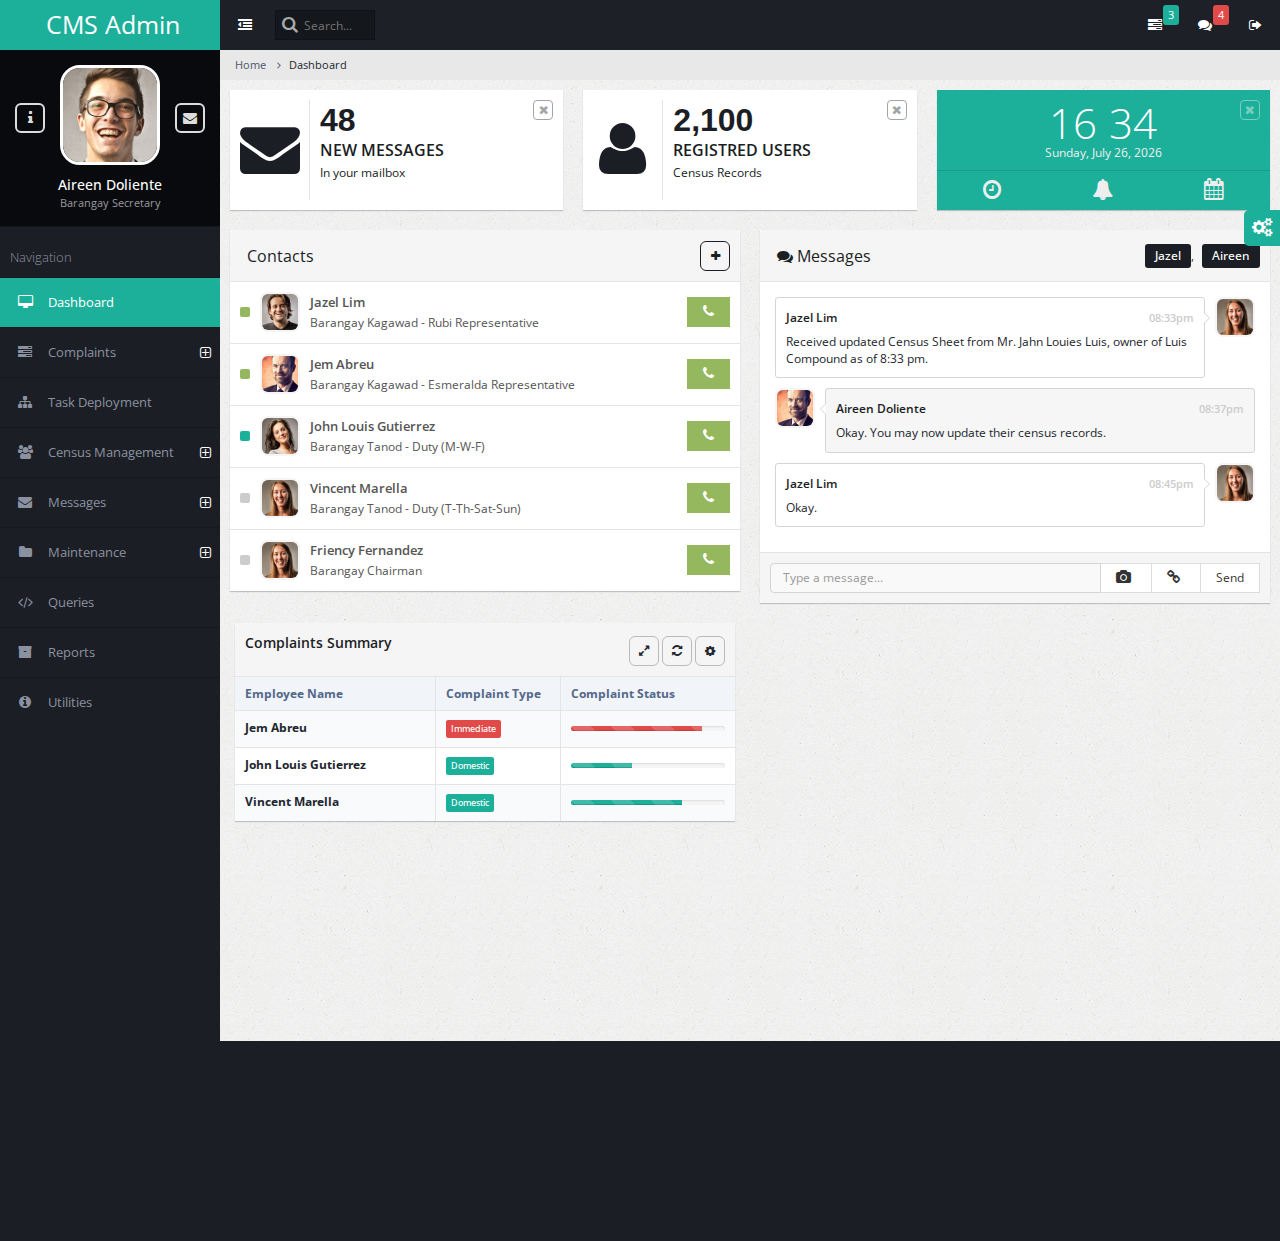
<file: iucsgroceryprocurementsystem/index.html>
<!DOCTYPE html>
<html lang="en">
    <head>        
        <!-- META SECTION -->
        <title>Complaints Management System - CMS</title>            
        <meta http-equiv="Content-Type" content="text/html; charset=utf-8" />
        <meta http-equiv="X-UA-Compatible" content="IE=edge" />
        <meta name="viewport" content="width=device-width, initial-scale=1" />
        <!--ICON-->
        <link rel="icon" href="favicon.ico" type="image/x-icon" />
        <!-- END META SECTION -->
        
        <!-- CSS INCLUDE -->        
        <link rel="stylesheet" type="text/css" id="theme" href="css/theme-default.css"/>
        <!-- EOF CSS INCLUDE -->                                    
    </head>
    <body>
        <!-- START PAGE CONTAINER -->
        <div class="page-container">
            <!-- START PAGE SIDEBAR -->
            <div class="page-sidebar">
                <!-- START X-NAVIGATION -->
                <ul class="x-navigation">
                    <li class="xn-logo">
                        <!--SIDE NAV DETAILS-->
                        <a href="index.html">CMS Admin</a>
                        <a href="#" class="x-navigation-control"></a>
                    </li>
                    <!--USER PROFILE DETAILS (compressed version)-->
                    <li class="xn-profile">
                        <a href="#" class="profile-mini">
                            <img src="assets/images/users/avatar.jpg" alt="John Doe"/>
                        </a>
                        <!--USER PROFILE DETAILS (full version)-->
                        <div class="profile">
                            <div class="profile-image">
                                <img src="assets/images/users/avatar.jpg" alt="John Doe"/>
                            </div>
                            <!--NAME OF CURRENT USER LOGGED IN-->
                            <div class="profile-data">
                                <div class="profile-data-name">Aireen Doliente</div>
                                <div class="profile-data-title">Barangay Secretary</div>
                            </div>
                            <!--SIDE NAV CONTROLS-->
                            <div class="profile-controls">
                                <!--USER INFO-->
                                <a href="pages-profile.html" class="profile-control-left"><span class="fa fa-info"></span></a>
                                <!--USER MESSAGES-->
                                <a href="pages-messages.html" class="profile-control-right"><span class="fa fa-envelope"></span></a>
                            </div>
                        </div>                                                                        
                    </li>
                    <!--SIDE NAV-->
                    <li class="xn-title">Navigation</li>
                    <li class="active">
                        <a href="#"><span class="fa fa-desktop"></span> <span class="xn-text">Dashboard</span></a>
                    </li>                    
                    <li class="xn-openable">
                        <a href="#"><span class="fa fa-tasks"></span> <span class="xn-text">Complaints</span></a>
                        <ul>
                            <li><a href="cms-heatmaps.html"><span class="fa fa-map-marker"></span> Heatmaps</a></li>
                            <li><a href="cms-newcomplaint.html"><span class="fa fa-file"></span> New Complaints</a></li>
                            <li><a href="cms-mycomplaint.html"><span class="fa fa-folder-open"></span> My Complaints</a></li>
                        </ul>
                    </li>
                        <li><a href="blank.html"><span class="fa fa-sitemap"></span> <span class="xn-text">Task Deployment</span></a></li>
                    <li class="xn-openable">
                        <a href="#"><span class="fa fa-group"></span> <span class="xn-text">Census Management</span></a>
                        <ul>
                            <li><a href="#"><span class="fa fa-search"></span> Search Census</a></li>
                            <li><a href="#"><span class="fa fa-pencil-square-o"></span> Add Census Record</a></li>
                            <li><a href="#"><span class="fa fa-pencil"></span> Edit Census Record</a></li>
                        </ul>
                    </li>
                    <li class="xn-openable">
                        <a href="#"><span class="fa fa-envelope"></span> <span class="xn-text">Messages</a>
                        <ul>
                            <li><a href="pages-mailbox-inbox.html"><span class="fa fa-inbox"></span> Inbox</a></li>
                            <li><a href="pages-mailbox-compose.html"><span class="fa fa-pencil"></span> Compose</a></li>
                        </ul>
                    </li>
                    <li class="xn-openable">
                        <a href="#"><span class="fa fa-folder"></span> <span class="xn-text">Maintenance</a>
                        <ul>
                            <li><a href="#"><span class="fa fa-user"></span> User</a></li>
                            <li><a href="#"><span class="fa fa-location-arrow"></span> Location</a></li>
                            <li><a href="#"><span class="fa fa-male"></span> Position</a></li>
                            <li><a href="#"><span class="fa fa-gears"></span> Service</a></li>
                            <li><a href="#"><span class="fa fa-briefcase"></span> Complaints</a></li>
                            <li><a href="#"><span class="fa fa-wrench"></span> Job</a></li>
                        </ul>
                    </li>
                    <li><a href="#"><span class="fa fa-code"></span> <span class="xn-text">Queries</span></a></li>
                    <li><a href="#"><span class="fa fa-archive"></span> <span class="xn-text">Reports</span></a></li>
                    <li><a href="#"><span class="fa fa-info-circle"></span> <span class="xn-text">Utilities</span></a></li>
                <!-- END X-NAVIGATION -->
            </div>
            <!-- END PAGE SIDEBAR -->
            
            <!-- PAGE CONTENT -->
            <div class="page-content">
                <!-- START X-NAVIGATION VERTICAL (compressed version) and TOP NAV-->
                <ul class="x-navigation x-navigation-horizontal x-navigation-panel">
                    <!-- TOGGLE NAVIGATION (compressed version) TOP NAV-->
                    <li class="xn-icon-button">
                        <a href="#" class="x-navigation-minimize"><span class="fa fa-dedent"></span></a>
                    </li>
                    <!-- END TOGGLE NAVIGATION -->
                    <!-- SEARCH (TOP NAV)-->
                    <li class="xn-search">
                        <form role="form">
                            <input type="text" name="search" placeholder="Search..."/>
                        </form>
                    </li>   
                    <!-- END SEARCH -->
                    <!-- SIGN OUT (TOP NAV)-->
                    <li class="xn-icon-button pull-right">
                        <a href="#" class="mb-control" data-box="#mb-signout"><span class="fa fa-sign-out"></span></a>                        
                    </li> 
                    <!-- END SIGN OUT -->
                    <!-- MESSAGES (TOP NAV)-->
                    <li class="xn-icon-button pull-right">
                        <a href="#"><span class="fa fa-comments"></span></a>
                        <div class="informer informer-danger">4</div>
                        <div class="panel panel-primary animated zoomIn xn-drop-left xn-panel-dragging">
                            <div class="panel-heading">
                                <h3 class="panel-title"><span class="fa fa-comments"></span> Messages</h3> 

                                <!--NO. OF MESSAGES-->                               
                                <div class="pull-right">
                                    <span class="label label-danger">4 new</span>
                                </div>
                            </div>
                            <div class="panel-body list-group list-group-contacts scroll" style="height: 200px;">
                                <a href="#" class="list-group-item">
                                    <div class="list-group-status status-online"></div>
                                    <img src="assets/images/users/user2.jpg" class="pull-left" alt="John Doe"/>
                                    <span class="contacts-title">John Louis Gutierrez</span>
                                    <p>Task Update of...</p>
                                </a>
                                <a href="#" class="list-group-item">
                                    <div class="list-group-status status-away"></div>
                                    <img src="assets/images/users/user.jpg" class="pull-left" alt="Dmitry Ivaniuk"/>
                                    <span class="contacts-title">Vincent Marella</span>
                                    <p>Blotter received from...</p>
                                </a>
                                <a href="#" class="list-group-item">
                                    <div class="list-group-status status-away"></div>
                                    <img src="assets/images/users/user3.jpg" class="pull-left" alt="Nadia Ali"/>
                                    <span class="contacts-title">Jazel Lim</span>
                                    <p>Received Census Sheet from...</p>
                                </a>
                                <a href="#" class="list-group-item">
                                    <div class="list-group-status status-offline"></div>
                                    <img src="assets/images/users/user6.jpg" class="pull-left" alt="Darth Vader"/>
                                    <span class="contacts-title">Jem Abreu</span>
                                    <p>Blotter update of...</p>
                                </a>
                            </div>     
                            <div class="panel-footer text-center">
                                <a href="pages-messages.html">Show all messages</a>
                            </div>                            
                        </div>                        
                    </li>
                    <!-- END MESSAGES -->

                    <!-- TASKS -->
                    <li class="xn-icon-button pull-right">
                        <a href="#"><span class="fa fa-tasks"></span></a>
                        <div class="informer informer-warning">3</div>
                        <div class="panel panel-primary animated zoomIn xn-drop-left xn-panel-dragging">
                            <div class="panel-heading">
                                <h3 class="panel-title"><span class="fa fa-tasks"></span> Tasks</h3> 

                                <!--NO. OF ACTIVE TASKS-->                               
                                <div class="pull-right">
                                    <span class="label label-warning">3 active</span>
                                </div>
                            </div>

                            <!--TASKS-->
                            <div class="panel-body list-group scroll" style="height: 200px;">                                
                                <a class="list-group-item" href="#">
                                    <strong>Task 1</strong>
                                    <div class="progress progress-small progress-striped active">
                                        <div class="progress-bar progress-bar-danger" role="progressbar" aria-valuenow="50" aria-valuemin="0" aria-valuemax="100" style="width: 50%;">50%</div>
                                    </div>
                                    <small class="text-muted">John Doe, 25 Sep 2014 / 50%</small>
                                </a>
                                <a class="list-group-item" href="#">
                                    <strong>Task 2</strong>
                                    <div class="progress progress-small progress-striped active">
                                        <div class="progress-bar progress-bar-warning" role="progressbar" aria-valuenow="80" aria-valuemin="0" aria-valuemax="100" style="width: 80%;">80%</div>
                                    </div>
                                    <small class="text-muted">Dmitry Ivaniuk, 24 Sep 2014 / 80%</small>
                                </a>
                                <a class="list-group-item" href="#">
                                    <strong>Task 3</strong>
                                    <div class="progress progress-small progress-striped active">
                                        <div class="progress-bar progress-bar-success" role="progressbar" aria-valuenow="95" aria-valuemin="0" aria-valuemax="100" style="width: 95%;">95%</div>
                                    </div>
                                    <small class="text-muted">John Doe, 23 Sep 2014 / 95%</small>
                                </a>
                                <a class="list-group-item" href="#">
                                    <strong>Task 4</strong>
                                    <div class="progress progress-small">
                                        <div class="progress-bar" role="progressbar" aria-valuenow="100" aria-valuemin="0" aria-valuemax="100" style="width: 100%;">100%</div>
                                    </div>
                                    <small class="text-muted">John Doe, 21 Sep 2014 /</small><small class="text-success"> Done</small>
                                </a>                                
                            </div>     
                            <div class="panel-footer text-center">
                                <a href="pages-tasks.html">Show all tasks</a>
                            </div>                            
                        </div>                        
                    </li>
                    <!-- END TASKS -->
                </ul>
                <!-- END X-NAVIGATION VERTICAL -->                     

                <!--BREADCRUMB - HISTORY OF VISITED PAGES-->
                <!-- START BREADCRUMB -->
                <ul class="breadcrumb">
                    <li><a href="#">Home</a></li>                    
                    <li class="active">Dashboard</li>
                </ul>
                <!-- END BREADCRUMB -->                       
                
                <!-- PAGE CONTENT WRAPPER - DASHBORAD CONTENTS-->
                <div class="page-content-wrap">
                    <!-- START WIDGETS -->                    
                    <div class="row">
                        <div class="col-md-4">
                            
                            <!-- START WIDGET MESSAGES -->
                            <div class="widget widget-default widget-item-icon" onclick="location.href='pages-messages.html';">
                                <div class="widget-item-left">
                                    <span class="fa fa-envelope"></span>
                                </div>                             
                                <div class="widget-data">
                                    <div class="widget-int num-count">48</div>
                                    <div class="widget-title">New messages</div>
                                    <div class="widget-subtitle">In your mailbox</div>
                                </div>      
                                <div class="widget-controls">                                
                                    <a href="#" class="widget-control-right widget-remove" data-toggle="tooltip" data-placement="top" title="Remove Widget"><span class="fa fa-times"></span></a>
                                </div>
                            </div>                            
                            <!-- END WIDGET MESSAGES -->    
                        </div>

                        <div class="col-md-4">
                            <!-- START WIDGET REGISTRED -->
                            <div class="widget widget-default widget-item-icon" onclick="location.href='pages-address-book.html';">
                                <div class="widget-item-left">
                                    <span class="fa fa-user"></span>
                                </div>
                                <div class="widget-data">
                                    <div class="widget-int num-count">2,100</div>
                                    <div class="widget-title">Registred users</div>
                                    <div class="widget-subtitle">Census Records</div>
                                </div>
                                <div class="widget-controls">                                
                                    <a href="#" class="widget-control-right widget-remove" data-toggle="tooltip" data-placement="top" title="Remove Widget"><span class="fa fa-times"></span></a>
                                </div>                            
                            </div>                            
                            <!-- END WIDGET REGISTRED -->
                            
                        </div>

                        <div class="col-md-4">
                            
                            <!-- START WIDGET CLOCK -->
                            <div class="widget widget-info widget-padding-sm">
                                <div class="widget-big-int plugin-clock">00:00</div>                            
                                <div class="widget-subtitle plugin-date">Loading...</div>
                                <div class="widget-controls">                                
                                    <a href="#" class="widget-control-right widget-remove" data-toggle="tooltip" data-placement="left" title="Remove Widget"><span class="fa fa-times"></span></a>
                                </div>                            
                                <div class="widget-buttons widget-c3">
                                    <div class="col">
                                        <a href="#"><span class="fa fa-clock-o"></span></a>
                                    </div>
                                    <div class="col">
                                        <a href="#"><span class="fa fa-bell"></span></a>
                                    </div>
                                    <div class="col">
                                        <a href="#"><span class="fa fa-calendar"></span></a>
                                    </div>
                                </div>                            
                            </div>                        
                            <!-- END WIDGET CLOCK -->
                            
                        </div>
                    </div>
                    <!-- END WIDGETS -->                    
                    
                    <div class="row">
						<div class="col-md-6">
                         <div class="panel panel-default">
                                <div class="panel-heading">
                                    <h3 class="panel-title">Contacts</h3>         
                                    <ul class="panel-controls">
                                        <li><a href="#" class="control-primary"><span class="fa fa-plus"></span></a></li>
                                    </ul>
                                </div>
                                <div class="panel-body list-group list-group-contacts">                                
                                    <a href="#" class="list-group-item">                                 
                                        <div class="list-group-status status-online"></div>
                                        <img src="assets/images/users/user4.jpg" class="pull-left" alt="Brad Pitt"/>
                                        <span class="contacts-title">Jazel Lim</span>
                                        <p>Barangay Kagawad - Rubi Representative</p>                                                                        
                                        <div class="list-group-controls">
                                            <button class="btn btn-success"><span class="fa fa-phone"></span></button>
                                        </div>                                    
                                    </a>
                                    <a href="#" class="list-group-item">                                 
                                        <div class="list-group-status status-online"></div>
                                        <img src="assets/images/users/user.jpg" class="pull-left" alt="Dmitry Ivaniuk"/>
                                        <span class="contacts-title">Jem Abreu</span>
                                        <p>Barangay Kagawad - Esmeralda Representative</p>                                                                        
                                        <div class="list-group-controls">
                                            <button class="btn btn-success"><span class="fa fa-phone"></span></button>
                                        </div>                                    
                                    </a>                                
                                    <a href="#" class="list-group-item">                                    
                                        <div class="list-group-status status-away"></div>
                                        <img src="assets/images/users/user3.jpg" class="pull-left" alt="Nadia Ali"/>
                                        <span class="contacts-title">John Louis Gutierrez</span>
                                        <p>Barangay Tanod - Duty (M-W-F)</p>                                    
                                        <div class="list-group-controls">
                                            <button class="btn btn-success"><span class="fa fa-phone"></span></button>
                                        </div>                                    
                                    </a>                                                                
                                    <a href="#" class="list-group-item">         
                                        <div class="list-group-status status-offline"></div>
                                        <img src="assets/images/users/user2.jpg" class="pull-left" alt="John Doe"/>
                                        <span class="contacts-title">Vincent Marella</span>
                                        <p>Barangay Tanod - Duty (T-Th-Sat-Sun)</p>                     
                                        <div class="list-group-controls">
                                            <button class="btn btn-success"><span class="fa fa-phone"></span></button>
                                        </div>                                    
                                    </a>
                                    <a href="#" class="list-group-item">         
                                        <div class="list-group-status status-offline"></div>
                                        <img src="assets/images/users/user2.jpg" class="pull-left" alt="John Doe"/>
                                        <span class="contacts-title">Friency Fernandez</span>
                                        <p>Barangay Chairman</p>                     
                                        <div class="list-group-controls">
                                            <button class="btn btn-success"><span class="fa fa-phone"></span></button>
                                        </div>                                    
                                    </a>                                       
                                </div>
                            </div>
                        </div>

                    <!-- MESSAGES WIDGET -->
                        <div class="col-md-6">
                            <div class="panel panel-default">
                                <div class="panel-heading">
                                    <h3 class="panel-title"><span class="fa fa-comments"></span> Messages</h3>
                                    <div class="pull-right">
                                    <!--CONTACT NAME-->
                                        <span class="label label-primary">Jazel</span>, <span class="label label-primary">Aireen</span>
                                    </div>
                                </div>
                                <div class="panel-body">

                                    <div class="messages messages-img">
                                        <div class="item in">
                                            <div class="image">
                                                <img src="assets/images/users/user2.jpg" alt="John Doe">
                                            </div>
                                            <div class="text">
                                                <div class="heading">
                                                    <a href="#">Jazel Lim</a>
                                                    <span class="date">08:33pm</span>
                                                </div>
                                                Received updated Census Sheet from Mr. Jahn Louies Luis, owner of Luis Compound as of 8:33 pm.
                                            </div>
                                        </div>
                                        <div class="item">
                                            <div class="image">
                                                <img src="assets/images/users/user.jpg" alt="Dmitry Ivaniuk">
                                            </div>                                
                                            <div class="text">
                                                <div class="heading">
                                                    <a href="#">Aireen Doliente</a>
                                                    <span class="date">08:37pm</span>
                                                </div>                                    
                                                Okay. You may now update their census records.
                                            </div>
                                        </div>
                                        <div class="item in">
                                            <div class="image">
                                                <img src="assets/images/users/user2.jpg" alt="John Doe">
                                            </div>
                                            <div class="text">
                                                <div class="heading">
                                                    <a href="#">Jazel Lim</a>
                                                    <span class="date">08:45pm</span>
                                                </div>
                                                Okay.
                                            </div>
                                        </div>                            
                                    </div>                                

                                </div>
                                <div class="panel-footer">
                                    <div class="input-group">                                    
                                        <input type="text" class="form-control" placeholder="Type a message..."/>
                                        <span class="input-group-btn">
                                            <button class="btn btn-default" type="button"><span class="fa fa-camera"></span></button>
                                            <button class="btn btn-default" type="button"><span class="fa fa-link"></span></button>
                                            <button class="btn btn-default" type="button">Send</button>
                                        </span>                                    
                                    </div>    
                                </div>
                            </div>
                        </div>
                    </div>
                        <!-- END MESSAGES WIDGET -->

                        <div class="col-md-6">
                            <!-- START PROJECTS BLOCK -->
                            <div class="panel panel-default">
                                <div class="panel-heading">
                                    <div class="panel-title-box">
                                        <h3>Complaints Summary</h3>
                                    </div>                                    
                                    <ul class="panel-controls" style="margin-top: 2px;">
                                        <li><a href="#" class="panel-fullscreen"><span class="fa fa-expand"></span></a></li>
                                        <li><a href="#" class="panel-refresh"><span class="fa fa-refresh"></span></a></li>
                                        <li class="dropdown">
                                            <a href="#" class="dropdown-toggle" data-toggle="dropdown"><span class="fa fa-cog"></span></a>                                        
                                            <ul class="dropdown-menu">
                                                <li><a href="#" class="panel-collapse"><span class="fa fa-angle-down"></span> Collapse</a></li>
                                                <li><a href="#" class="panel-remove"><span class="fa fa-times"></span> Remove</a></li>
                                            </ul>                                        
                                        </li>                                        
                                    </ul>
                                </div>
                                <div class="panel-body panel-body-table">
                                    
                                    <div class="table-responsive">
                                        <table class="table table-bordered table-striped">
                                            <thead>
                                                <tr>
                                                    <th width="40%">Employee Name</th>
                                                    <th width="25%">Complaint Type</th>
                                                    <th width="35%">Complaint Status</th>
                                                </tr>
                                            </thead>
                                            <tbody>
                                                <tr>
                                                    <td><strong>Jem Abreu</strong></td>
                                                    <td><span class="label label-danger">Immediate</span></td>
                                                    <td>
                                                        <div class="progress progress-small progress-striped active">
                                                            <div class="progress-bar progress-bar-danger" role="progressbar" aria-valuenow="50" aria-valuemin="0" aria-valuemax="100" style="width: 85%;">85%</div>
                                                        </div>
                                                    </td>
                                                </tr>
                                                <tr>
                                                    <td><strong>John Louis Gutierrez</strong></td>
                                                    <td><span class="label label-warning">Domestic</span></td>
                                                    <td>
                                                        <div class="progress progress-small progress-striped active">
                                                            <div class="progress-bar progress-bar-warning" role="progressbar" aria-valuenow="50" aria-valuemin="0" aria-valuemax="100" style="width: 40%;">40%</div>
                                                        </div>
                                                    </td>
                                                </tr>                                                
                                                <tr>
                                                    <td><strong>Vincent Marella</strong></td>
                                                    <td><span class="label label-warning">Domestic</span></td>
                                                    <td>
                                                        <div class="progress progress-small progress-striped active">
                                                            <div class="progress-bar progress-bar-warning" role="progressbar" aria-valuenow="50" aria-valuemin="0" aria-valuemax="100" style="width: 72%;">72%</div>
                                                        </div>
                                                    </td>
                                                </tr>
                                            </tbody>
                                        </table>
                                    </div>
                                    
                                </div>
                            </div>
                            <!-- END PROJECTS BLOCK -->
                            
                        </div>
						<div class="common-modal modal fade" id="common-Modal1" tabindex="-1" role="dialog" aria-hidden="true">
							<div class="modal-content">
								<ul class="list-inline item-details">
									<li><a href="http://themifycloud.com/downloads/janux-premium-responsive-bootstrap-admin-dashboard-template/">Admin templates</a></li>
									<li><a href="http://themescloud.org">Bootstrap themes</a></li>
								</ul>
							</div>
						</div>
                        
                       
                        </div>
                    </div>
                    
                    <!-- START DASHBOARD CHART -->
					<div class="chart-holder" id="dashboard-area-1" style="height: 200px;"></div>
					<div class="block-full-width">
                                                                       
                    </div>                    
                    <!-- END DASHBOARD CHART -->
                    
                </div>
                <!-- END PAGE CONTENT WRAPPER -->                                
            </div>            
            <!-- END PAGE CONTENT -->
        </div>
        <!-- END PAGE CONTAINER -->

        <!-- MESSAGE BOX-->
        <div class="message-box animated fadeIn" data-sound="alert" id="mb-signout">
            <div class="mb-container">
                <div class="mb-middle">
                    <div class="mb-title"><span class="fa fa-sign-out"></span> Log <strong>Out</strong> ?</div>
                    <div class="mb-content">
                        <p>Are you sure you want to log out?</p>                    
                        <p>Press No if youwant to continue work. Press Yes to logout current user.</p>
                    </div>
                    <div class="mb-footer">
                        <div class="pull-right">
                            <a href="pages-login.html" class="btn btn-success btn-lg">Yes</a>
                            <button class="btn btn-default btn-lg mb-control-close">No</button>
                        </div>
                    </div>
                </div>
            </div>
        </div>
        <!-- END MESSAGE BOX-->

        <!-- START PRELOADS -->
        <audio id="audio-alert" src="audio/alert.mp3" preload="auto"></audio>
        <audio id="audio-fail" src="audio/fail.mp3" preload="auto"></audio>
        <!-- END PRELOADS -->                  
        
    <!-- START SCRIPTS -->
        <!-- START PLUGINS -->
        <script type="text/javascript" src="js/plugins/jquery/jquery.min.js"></script>
        <script type="text/javascript" src="js/plugins/jquery/jquery-ui.min.js"></script>
        <script type="text/javascript" src="js/plugins/bootstrap/bootstrap.min.js"></script>        
        <!-- END PLUGINS -->

        <!-- START THIS PAGE PLUGINS-->        
        <script type='text/javascript' src='js/plugins/icheck/icheck.min.js'></script>        
        <script type="text/javascript" src="js/plugins/mcustomscrollbar/jquery.mCustomScrollbar.min.js"></script>
        <script type="text/javascript" src="js/plugins/scrolltotop/scrolltopcontrol.js"></script>
        
        <script type="text/javascript" src="js/plugins/morris/raphael-min.js"></script>
        <script type="text/javascript" src="js/plugins/morris/morris.min.js"></script>       
        <script type="text/javascript" src="js/plugins/rickshaw/d3.v3.js"></script>
        <script type="text/javascript" src="js/plugins/rickshaw/rickshaw.min.js"></script>
        <script type='text/javascript' src='js/plugins/jvectormap/jquery-jvectormap-1.2.2.min.js'></script>
        <script type='text/javascript' src='js/plugins/jvectormap/jquery-jvectormap-world-mill-en.js'></script>                
        <script type='text/javascript' src='js/plugins/bootstrap/bootstrap-datepicker.js'></script>                
        <script type="text/javascript" src="js/plugins/owl/owl.carousel.min.js"></script>                 
        
        <script type="text/javascript" src="js/plugins/moment.min.js"></script>
        <script type="text/javascript" src="js/plugins/daterangepicker/daterangepicker.js"></script>
        <!-- END THIS PAGE PLUGINS-->        

        <!-- START TEMPLATE -->
        <script type="text/javascript" src="js/settings.js"></script>
        
        <script type="text/javascript" src="js/plugins.js"></script>        
        <script type="text/javascript" src="js/actions.js"></script>
        
        <script type="text/javascript" src="js/demo_dashboard.js"></script>
        <!-- END TEMPLATE -->
    <!-- END SCRIPTS -->         
    </body>
</html>
</file>
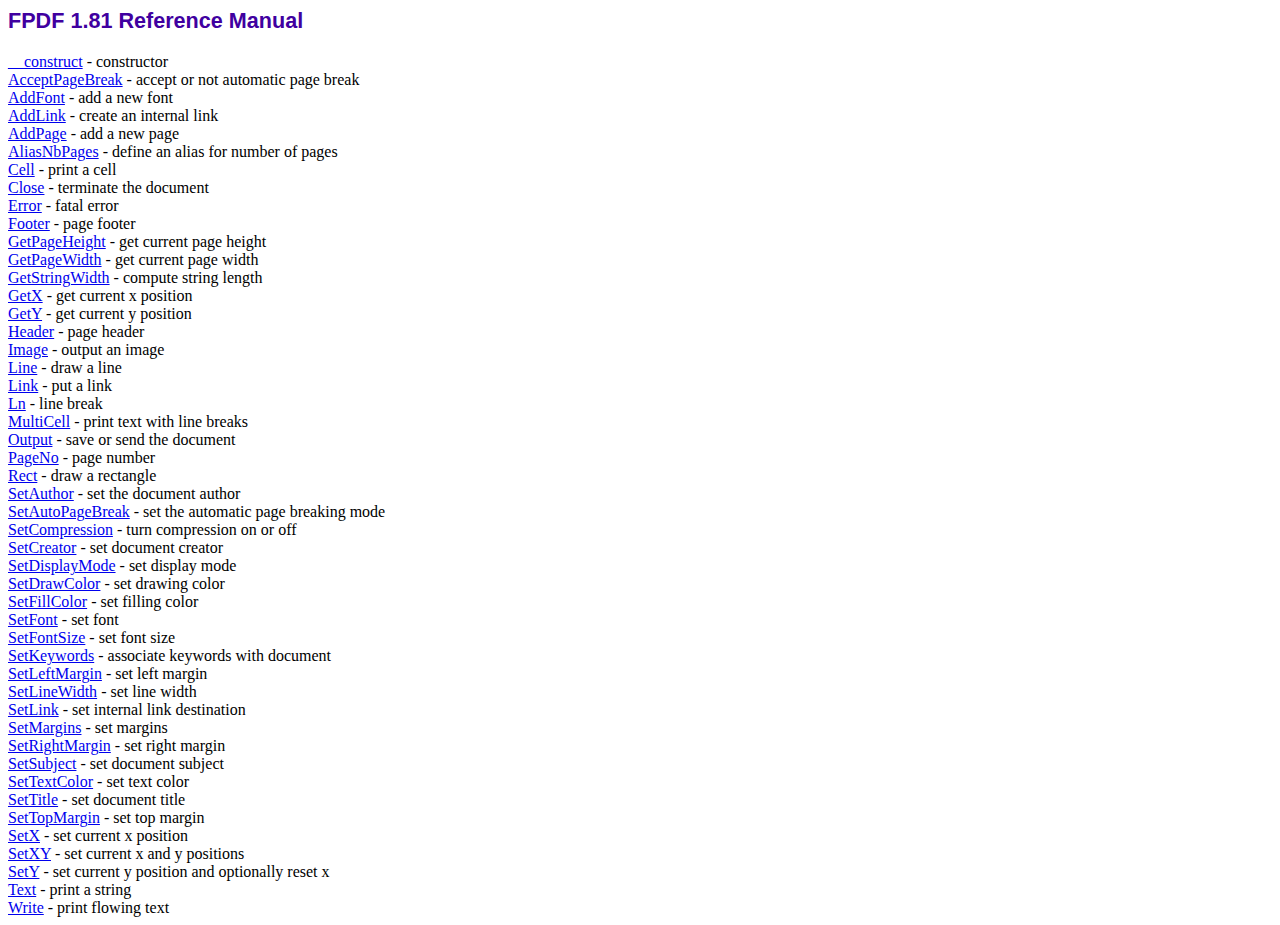
<file: iucsgroceryprocurementsystem/fpdf/doc/index.htm>
<!DOCTYPE html PUBLIC "-//W3C//DTD HTML 4.01 Transitional//EN">
<html>
<head>
<meta http-equiv="Content-Type" content="text/html; charset=ISO-8859-1">
<title>FPDF 1.81 Reference Manual</title>
<link type="text/css" rel="stylesheet" href="../fpdf.css">
</head>
<body>
<h1>FPDF 1.81 Reference Manual</h1>
<a href="__construct.htm">__construct</a> - constructor<br>
<a href="acceptpagebreak.htm">AcceptPageBreak</a> - accept or not automatic page break<br>
<a href="addfont.htm">AddFont</a> - add a new font<br>
<a href="addlink.htm">AddLink</a> - create an internal link<br>
<a href="addpage.htm">AddPage</a> - add a new page<br>
<a href="aliasnbpages.htm">AliasNbPages</a> - define an alias for number of pages<br>
<a href="cell.htm">Cell</a> - print a cell<br>
<a href="close.htm">Close</a> - terminate the document<br>
<a href="error.htm">Error</a> - fatal error<br>
<a href="footer.htm">Footer</a> - page footer<br>
<a href="getpageheight.htm">GetPageHeight</a> - get current page height<br>
<a href="getpagewidth.htm">GetPageWidth</a> - get current page width<br>
<a href="getstringwidth.htm">GetStringWidth</a> - compute string length<br>
<a href="getx.htm">GetX</a> - get current x position<br>
<a href="gety.htm">GetY</a> - get current y position<br>
<a href="header.htm">Header</a> - page header<br>
<a href="image.htm">Image</a> - output an image<br>
<a href="line.htm">Line</a> - draw a line<br>
<a href="link.htm">Link</a> - put a link<br>
<a href="ln.htm">Ln</a> - line break<br>
<a href="multicell.htm">MultiCell</a> - print text with line breaks<br>
<a href="output.htm">Output</a> - save or send the document<br>
<a href="pageno.htm">PageNo</a> - page number<br>
<a href="rect.htm">Rect</a> - draw a rectangle<br>
<a href="setauthor.htm">SetAuthor</a> - set the document author<br>
<a href="setautopagebreak.htm">SetAutoPageBreak</a> - set the automatic page breaking mode<br>
<a href="setcompression.htm">SetCompression</a> - turn compression on or off<br>
<a href="setcreator.htm">SetCreator</a> - set document creator<br>
<a href="setdisplaymode.htm">SetDisplayMode</a> - set display mode<br>
<a href="setdrawcolor.htm">SetDrawColor</a> - set drawing color<br>
<a href="setfillcolor.htm">SetFillColor</a> - set filling color<br>
<a href="setfont.htm">SetFont</a> - set font<br>
<a href="setfontsize.htm">SetFontSize</a> - set font size<br>
<a href="setkeywords.htm">SetKeywords</a> - associate keywords with document<br>
<a href="setleftmargin.htm">SetLeftMargin</a> - set left margin<br>
<a href="setlinewidth.htm">SetLineWidth</a> - set line width<br>
<a href="setlink.htm">SetLink</a> - set internal link destination<br>
<a href="setmargins.htm">SetMargins</a> - set margins<br>
<a href="setrightmargin.htm">SetRightMargin</a> - set right margin<br>
<a href="setsubject.htm">SetSubject</a> - set document subject<br>
<a href="settextcolor.htm">SetTextColor</a> - set text color<br>
<a href="settitle.htm">SetTitle</a> - set document title<br>
<a href="settopmargin.htm">SetTopMargin</a> - set top margin<br>
<a href="setx.htm">SetX</a> - set current x position<br>
<a href="setxy.htm">SetXY</a> - set current x and y positions<br>
<a href="sety.htm">SetY</a> - set current y position and optionally reset x<br>
<a href="text.htm">Text</a> - print a string<br>
<a href="write.htm">Write</a> - print flowing text<br>
</body>
</html>
</file>
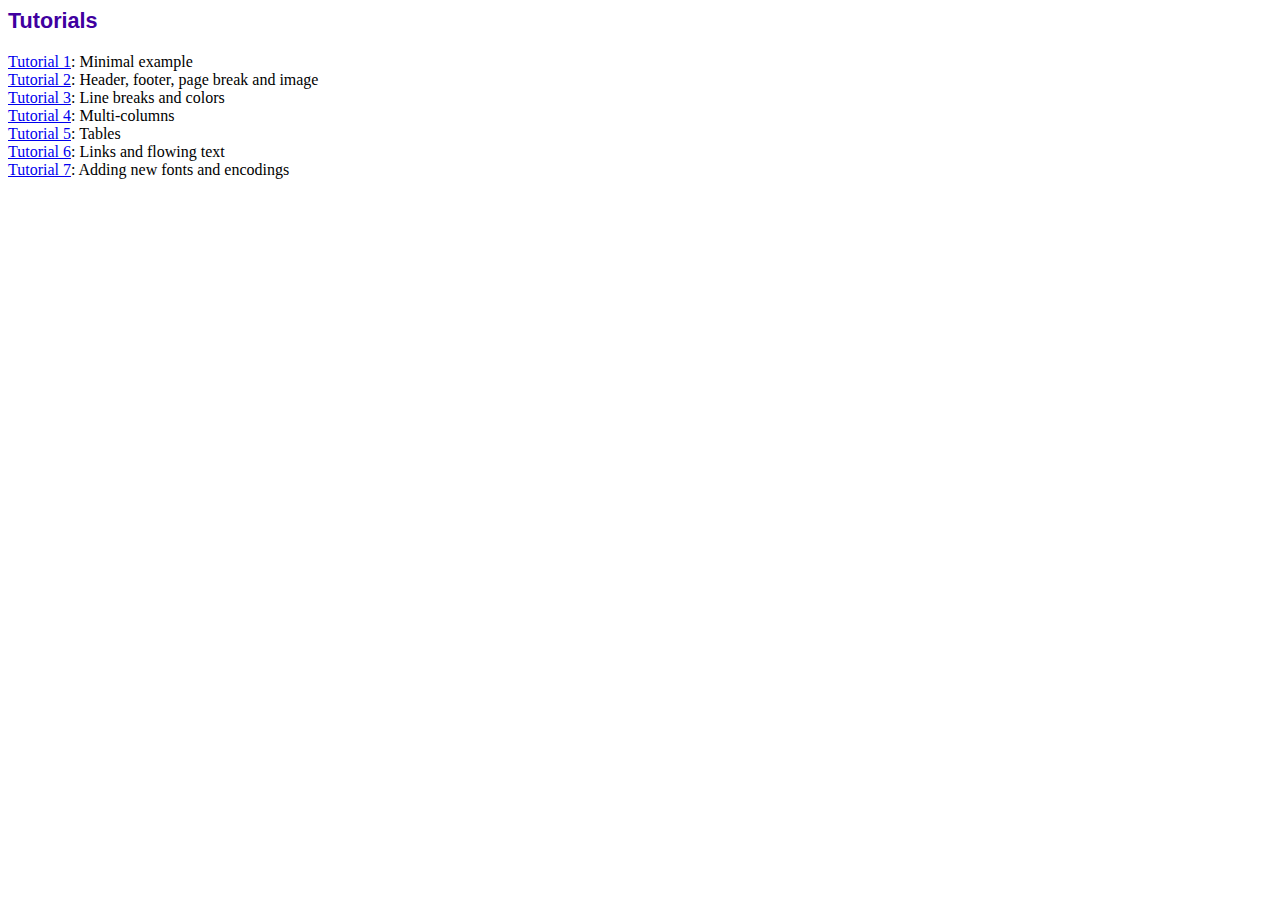
<file: iucsgroceryprocurementsystem/fpdf/tutorial/index.htm>
<!DOCTYPE html PUBLIC "-//W3C//DTD HTML 4.01 Transitional//EN">
<html>
<head>
<meta http-equiv="Content-Type" content="text/html; charset=ISO-8859-1">
<title>Tutorials</title>
<link type="text/css" rel="stylesheet" href="../fpdf.css">
</head>
<body>
<h1>Tutorials</h1>
<ul style="list-style-type:none; margin-left:0; padding-left:0">
<li><a href="tuto1.htm">Tutorial 1</a>: Minimal example</li>
<li><a href="tuto2.htm">Tutorial 2</a>: Header, footer, page break and image</li>
<li><a href="tuto3.htm">Tutorial 3</a>: Line breaks and colors</li>
<li><a href="tuto4.htm">Tutorial 4</a>: Multi-columns</li>
<li><a href="tuto5.htm">Tutorial 5</a>: Tables</li>
<li><a href="tuto6.htm">Tutorial 6</a>: Links and flowing text</li>
<li><a href="tuto7.htm">Tutorial 7</a>: Adding new fonts and encodings</li>
</ul>
</body>
</html>
</file>
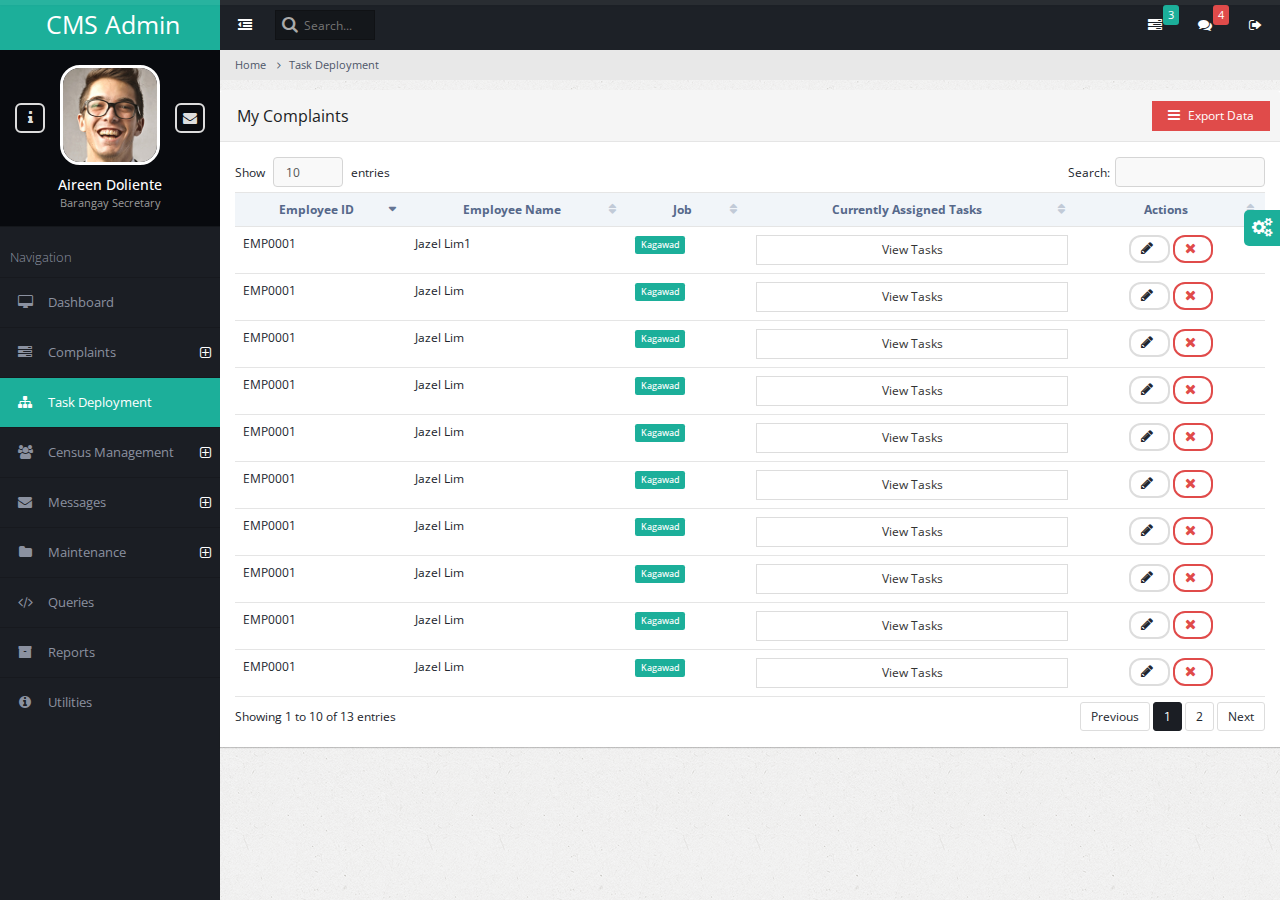
<file: iucsgroceryprocurementsystem/blank.html>
<!DOCTYPE html>
<html lang="en">
    <head>        
        <!-- META SECTION -->
        <title>Complaints Management System - CMS</title>            
        <meta http-equiv="Content-Type" content="text/html; charset=utf-8" />
        <meta http-equiv="X-UA-Compatible" content="IE=edge" />
        <meta name="viewport" content="width=device-width, initial-scale=1" />
        <!--ICON-->
        <link rel="icon" href="favicon.ico" type="image/x-icon" />
        <!-- END META SECTION -->
        
        <!-- CSS INCLUDE -->        
        <link rel="stylesheet" type="text/css" id="theme" href="css/theme-default.css"/>
        <!-- EOF CSS INCLUDE -->                                    
    </head>
    <body>
        <!-- START PAGE CONTAINER -->
        <div class="page-container">
            <!-- START PAGE SIDEBAR -->
            <div class="page-sidebar">
                <!-- START X-NAVIGATION -->
                <ul class="x-navigation">
                    <li class="xn-logo">
                        <!--SIDE NAV DETAILS-->
                        <a href="index.html">CMS Admin</a>
                        <a href="#" class="x-navigation-control"></a>
                    </li>
                    <!--USER PROFILE DETAILS (compressed version)-->
                    <li class="xn-profile">
                        <a href="#" class="profile-mini">
                            <img src="assets/images/users/avatar.jpg" alt="John Doe"/>
                        </a>
                        <!--USER PROFILE DETAILS (full version)-->
                        <div class="profile">
                            <div class="profile-image">
                                <img src="assets/images/users/avatar.jpg" alt="John Doe"/>
                            </div>
                            <!--NAME OF CURRENT USER LOGGED IN-->
                            <div class="profile-data">
                                <div class="profile-data-name">Aireen Doliente</div>
                                <div class="profile-data-title">Barangay Secretary</div>
                            </div>
                            <!--SIDE NAV CONTROLS-->
                            <div class="profile-controls">
                                <!--USER INFO-->
                                <a href="pages-profile.html" class="profile-control-left"><span class="fa fa-info"></span></a>
                                <!--USER MESSAGES-->
                                <a href="pages-messages.html" class="profile-control-right"><span class="fa fa-envelope"></span></a>
                            </div>
                        </div>                                                                        
                    </li>
                    <!--SIDE NAV-->
                    <li class="xn-title">Navigation</li>
                    <li><a href="index.html"><span class="fa fa-desktop"></span> <span class="xn-text">Dashboard</span></a>
                    </li>                    
                    <li class="xn-openable">
                        <a href="#"><span class="fa fa-tasks"></span> <span class="xn-text">Complaints</span></a>
                        <ul>
                            <li><a href="cms-heatmaps.html"><span class="fa fa-map-marker"></span> Heatmaps</a></li>
                            <li><a href="cms-newcomplaint.html"><span class="fa fa-file"></span> New Complaints</a></li>
                            <li><a href="cms-mycomplaint.html"><span class="fa fa-folder-open"></span> My Complaints</a></li>
                        </ul>
                    </li>
                        <li class="active"><a href="blank.html"><span class="fa fa-sitemap"></span> <span class="xn-text">Task Deployment</span></a></li>
                    <li class="xn-openable">
                        <a href="#"><span class="fa fa-group"></span> <span class="xn-text">Census Management</span></a>
                        <ul>
                            <li><a href="#"><span class="fa fa-search"></span> Search Census</a></li>
                            <li><a href="#"><span class="fa fa-pencil-square-o"></span> Add Census Record</a></li>
                            <li><a href="#"><span class="fa fa-pencil"></span> Edit Census Record</a></li>
                        </ul>
                    </li>
                    <li class="xn-openable">
                        <a href="#"><span class="fa fa-envelope"></span> <span class="xn-text">Messages</a>
                        <ul>
                            <li><a href="pages-mailbox-inbox.html"><span class="fa fa-inbox"></span> Inbox</a></li>
                            <li><a href="pages-mailbox-compose.html"><span class="fa fa-pencil"></span> Compose</a></li>
                        </ul>
                    </li>
                    <li class="xn-openable">
                        <a href="#"><span class="fa fa-folder"></span> <span class="xn-text">Maintenance</a>
                        <ul>
                            <li><a href="#"><span class="fa fa-user"></span> User</a></li>
                            <li><a href="#"><span class="fa fa-location-arrow"></span> Location</a></li>
                            <li><a href="#"><span class="fa fa-male"></span> Position</a></li>
                            <li><a href="#"><span class="fa fa-gears"></span> Service</a></li>
                            <li><a href="#"><span class="fa fa-briefcase"></span> Complaints</a></li>
                            <li><a href="#"><span class="fa fa-wrench"></span> Job</a></li>
                        </ul>
                    </li>
                    <li><a href="#"><span class="fa fa-code"></span> <span class="xn-text">Queries</span></a></li>
                    <li><a href="#"><span class="fa fa-archive"></span> <span class="xn-text">Reports</span></a></li>
                    <li><a href="#"><span class="fa fa-info-circle"></span> <span class="xn-text">Utilities</span></a></li>
                <!-- END X-NAVIGATION -->
            </div>
            <!-- END PAGE SIDEBAR -->
            
            <!-- PAGE CONTENT -->
            <div class="page-content">
                <!-- START X-NAVIGATION VERTICAL (compressed version) and TOP NAV-->
                <ul class="x-navigation x-navigation-horizontal x-navigation-panel">
                    <!-- TOGGLE NAVIGATION (compressed version) TOP NAV-->
                    <li class="xn-icon-button">
                        <a href="#" class="x-navigation-minimize"><span class="fa fa-dedent"></span></a>
                    </li>
                    <!-- END TOGGLE NAVIGATION -->
                    <!-- SEARCH (TOP NAV)-->
                    <li class="xn-search">
                        <form role="form">
                            <input type="text" name="search" placeholder="Search..."/>
                        </form>
                    </li>   
                    <!-- END SEARCH -->
                    <!-- SIGN OUT (TOP NAV)-->
                    <li class="xn-icon-button pull-right">
                        <a href="#" class="mb-control" data-box="#mb-signout"><span class="fa fa-sign-out"></span></a>                        
                    </li> 
                    <!-- END SIGN OUT -->
                    <!-- MESSAGES (TOP NAV)-->
                    <li class="xn-icon-button pull-right">
                        <a href="#"><span class="fa fa-comments"></span></a>
                        <div class="informer informer-danger">4</div>
                        <div class="panel panel-primary animated zoomIn xn-drop-left xn-panel-dragging">
                            <div class="panel-heading">
                                <h3 class="panel-title"><span class="fa fa-comments"></span> Messages</h3> 

                                <!--NO. OF MESSAGES-->                               
                                <div class="pull-right">
                                    <span class="label label-danger">4 new</span>
                                </div>
                            </div>
                            <div class="panel-body list-group list-group-contacts scroll" style="height: 200px;">
                                <a href="#" class="list-group-item">
                                    <div class="list-group-status status-online"></div>
                                    <img src="assets/images/users/user2.jpg" class="pull-left" alt="John Doe"/>
                                    <span class="contacts-title">John Louis Gutierrez</span>
                                    <p>Task Update of...</p>
                                </a>
                                <a href="#" class="list-group-item">
                                    <div class="list-group-status status-away"></div>
                                    <img src="assets/images/users/user.jpg" class="pull-left" alt="Dmitry Ivaniuk"/>
                                    <span class="contacts-title">Vincent Marella</span>
                                    <p>Blotter received from...</p>
                                </a>
                                <a href="#" class="list-group-item">
                                    <div class="list-group-status status-away"></div>
                                    <img src="assets/images/users/user3.jpg" class="pull-left" alt="Nadia Ali"/>
                                    <span class="contacts-title">Jazel Lim</span>
                                    <p>Received Census Sheet from...</p>
                                </a>
                                <a href="#" class="list-group-item">
                                    <div class="list-group-status status-offline"></div>
                                    <img src="assets/images/users/user6.jpg" class="pull-left" alt="Darth Vader"/>
                                    <span class="contacts-title">Jem Abreu</span>
                                    <p>Blotter update of...</p>
                                </a>
                            </div>     
                            <div class="panel-footer text-center">
                                <a href="pages-messages.html">Show all messages</a>
                            </div>                            
                        </div>                        
                    </li>
                    <!-- END MESSAGES -->

                    <!-- TASKS -->
                    <li class="xn-icon-button pull-right">
                        <a href="#"><span class="fa fa-tasks"></span></a>
                        <div class="informer informer-warning">3</div>
                        <div class="panel panel-primary animated zoomIn xn-drop-left xn-panel-dragging">
                            <div class="panel-heading">
                                <h3 class="panel-title"><span class="fa fa-tasks"></span> Tasks</h3> 

                                <!--NO. OF ACTIVE TASKS-->                               
                                <div class="pull-right">
                                    <span class="label label-warning">3 active</span>
                                </div>
                            </div>

                            <!--TASKS-->
                            <div class="panel-body list-group scroll" style="height: 200px;">                                
                                <a class="list-group-item" href="#">
                                    <strong>Task 1</strong>
                                    <div class="progress progress-small progress-striped active">
                                        <div class="progress-bar progress-bar-danger" role="progressbar" aria-valuenow="50" aria-valuemin="0" aria-valuemax="100" style="width: 50%;">50%</div>
                                    </div>
                                    <small class="text-muted">John Doe, 25 Sep 2014 / 50%</small>
                                </a>
                                <a class="list-group-item" href="#">
                                    <strong>Task 2</strong>
                                    <div class="progress progress-small progress-striped active">
                                        <div class="progress-bar progress-bar-warning" role="progressbar" aria-valuenow="80" aria-valuemin="0" aria-valuemax="100" style="width: 80%;">80%</div>
                                    </div>
                                    <small class="text-muted">Dmitry Ivaniuk, 24 Sep 2014 / 80%</small>
                                </a>
                                <a class="list-group-item" href="#">
                                    <strong>Task 3</strong>
                                    <div class="progress progress-small progress-striped active">
                                        <div class="progress-bar progress-bar-success" role="progressbar" aria-valuenow="95" aria-valuemin="0" aria-valuemax="100" style="width: 95%;">95%</div>
                                    </div>
                                    <small class="text-muted">John Doe, 23 Sep 2014 / 95%</small>
                                </a>
                                <a class="list-group-item" href="#">
                                    <strong>Task 4</strong>
                                    <div class="progress progress-small">
                                        <div class="progress-bar" role="progressbar" aria-valuenow="100" aria-valuemin="0" aria-valuemax="100" style="width: 100%;">100%</div>
                                    </div>
                                    <small class="text-muted">John Doe, 21 Sep 2014 /</small><small class="text-success"> Done</small>
                                </a>                                
                            </div>     
                            <div class="panel-footer text-center">
                                <a href="pages-tasks.html">Show all tasks</a>
                            </div>                            
                        </div>                        
                    </li>
                    <!-- END TASKS -->
                </ul>
                <!-- END X-NAVIGATION VERTICAL -->                     

                <!--BREADCRUMB - HISTORY OF VISITED PAGES-->
                <!-- START BREADCRUMB -->
                <ul class="breadcrumb">
                    <li><a href="index.html">Home</a></li>                    
                    <li><a href="cms-taskdeployment">Task Deployment</a></li>
                </ul>
                <!-- END BREADCRUMB -->                       
                
                <!-- PAGE CONTENT WRAPPER - MY COMPLAINTS -->
                <div class="page-content-wrap">                
                    <div class="panel panel-default">
                                <div class="panel-heading">
                                    <h3 class="panel-title">My Complaints</h3>
                                    <div class="btn-group pull-right">
                                        <button class="btn btn-danger dropdown-toggle" data-toggle="dropdown"><i class="fa fa-bars"></i> Export Data</button>
                                        <ul class="dropdown-menu">
                                            <li><a href="#" onClick ="$('#customers2').tableExport({type:'json',escape:'false'});"><img src='img/icons/json.png' width="24"/> JSON</a></li>
                                            <li><a href="#" onClick ="$('#customers2').tableExport({type:'json',escape:'false',ignoreColumn:'[2,3]'});"><img src='img/icons/json.png' width="24"/> JSON (ignoreColumn)</a></li>
                                            <li><a href="#" onClick ="$('#customers2').tableExport({type:'json',escape:'true'});"><img src='img/icons/json.png' width="24"/> JSON (with Escape)</a></li>
                                            <li class="divider"></li>
                                            <li><a href="#" onClick ="$('#customers2').tableExport({type:'xml',escape:'false'});"><img src='img/icons/xml.png' width="24"/> XML</a></li>
                                            <li><a href="#" onClick ="$('#customers2').tableExport({type:'sql'});"><img src='img/icons/sql.png' width="24"/> SQL</a></li>
                                            <li class="divider"></li>
                                            <li><a href="#" onClick ="$('#customers2').tableExport({type:'csv',escape:'false'});"><img src='img/icons/csv.png' width="24"/> CSV</a></li>
                                            <li><a href="#" onClick ="$('#customers2').tableExport({type:'txt',escape:'false'});"><img src='img/icons/txt.png' width="24"/> TXT</a></li>
                                            <li class="divider"></li>
                                            <li><a href="#" onClick ="$('#customers2').tableExport({type:'excel',escape:'false'});"><img src='img/icons/xls.png' width="24"/> XLS</a></li>
                                            <li><a href="#" onClick ="$('#customers2').tableExport({type:'doc',escape:'false'});"><img src='img/icons/word.png' width="24"/> Word</a></li>
                                            <li><a href="#" onClick ="$('#customers2').tableExport({type:'powerpoint',escape:'false'});"><img src='img/icons/ppt.png' width="24"/> PowerPoint</a></li>
                                            <li class="divider"></li>
                                            <li><a href="#" onClick ="$('#customers2').tableExport({type:'png',escape:'false'});"><img src='img/icons/png.png' width="24"/> PNG</a></li>
                                            <li><a href="#" onClick ="$('#customers2').tableExport({type:'pdf',escape:'false'});"><img src='img/icons/pdf.png' width="24"/> PDF</a></li>
                                        </ul>
                                    </div>                                    
                                    
                                </div>
                                <div class="panel-body">
                                    <table id="customers2" class="table datatable">
                                        <thead>
                                            <tr>
                                                <th><center>Employee ID</center></th>
                                                <th><center>Employee Name</center></th>
                                                <th><center>Job</center></th>
                                                <th><center>Currently Assigned Tasks</center></th>
                                                <th><center>Actions</center></th>
                                            </tr>
                                        </thead>
                                        <tbody>
                                            <tr>
                                                <td>EMP0001</td>
                                                <td>Jazel Lim1</td>
                                                <td><span class="label label-warning">Kagawad</span></td>
                                                <td>
                                                    <button type="button" class="btn btn-default btn-block">View Tasks</button>
                                                </td>
                                                <td><center>
                                                    <button type="button" class="btn btn-default btn-rounded btn-sm" data-toggle="tooltip" data-placement="bottom" title="Edit Record"><span class="fa fa-pencil"></span></button>
                                                    <button type="button" class="btn btn-danger btn-rounded btn-sm" data-toggle="tooltip" data-placement="bottom" title="Delete Record" onClick="delete_row('trow_1');"><span class="fa fa-times"></span></button>
                                                </td></center>
                                            </tr>
                                            <tr>
                                                <td>EMP0001</td>
                                                <td>Jazel Lim</td>
                                                <td><span class="label label-warning">Kagawad</span></td>
                                                <td>
                                                    <button type="button" class="btn btn-default btn-block">View Tasks</button>
                                                </td>
                                                <td><center>
                                                    <button type="button" class="btn btn-default btn-rounded btn-sm" data-toggle="tooltip" data-placement="bottom" title="Edit Record"><span class="fa fa-pencil"></span></button>
                                                    <button type="button" class="btn btn-danger btn-rounded btn-sm" data-toggle="tooltip" data-placement="bottom" title="Delete Record" onClick="delete_row('trow_1');"><span class="fa fa-times"></span></button>
                                                </td></center>
                                            </tr>
                                            <tr>
                                                <td>EMP0001</td>
                                                <td>Jazel Lim</td>
                                                <td><span class="label label-warning">Kagawad</span></td>
                                                <td>
                                                    <button type="button" class="btn btn-default btn-block">View Tasks</button>
                                                </td>
                                                <td><center>
                                                    <button type="button" class="btn btn-default btn-rounded btn-sm" data-toggle="tooltip" data-placement="bottom" title="Edit Record"><span class="fa fa-pencil"></span></button>
                                                    <button type="button" class="btn btn-danger btn-rounded btn-sm" data-toggle="tooltip" data-placement="bottom" title="Delete Record" onClick="delete_row('trow_1');"><span class="fa fa-times"></span></button>
                                                </td></center>
                                            </tr>
                                            <tr>
                                                <td>EMP0001</td>
                                                <td>Jazel Lim</td>
                                                <td><span class="label label-warning">Kagawad</span></td>
                                                <td>
                                                    <button type="button" class="btn btn-default btn-block">View Tasks</button>
                                                </td>
                                                <td><center>
                                                    <button type="button" class="btn btn-default btn-rounded btn-sm" data-toggle="tooltip" data-placement="bottom" title="Edit Record"><span class="fa fa-pencil"></span></button>
                                                    <button type="button" class="btn btn-danger btn-rounded btn-sm" data-toggle="tooltip" data-placement="bottom" title="Delete Record" onClick="delete_row('trow_1');"><span class="fa fa-times"></span></button>
                                                </td></center>
                                            </tr>
                                            <tr>
                                                <td>EMP0001</td>
                                                <td>Jazel Lim</td>
                                                <td><span class="label label-warning">Kagawad</span></td>
                                                <td>
                                                    <button type="button" class="btn btn-default btn-block">View Tasks</button>
                                                </td>
                                                <td><center>
                                                    <button type="button" class="btn btn-default btn-rounded btn-sm" data-toggle="tooltip" data-placement="bottom" title="Edit Record"><span class="fa fa-pencil"></span></button>
                                                    <button type="button" class="btn btn-danger btn-rounded btn-sm" data-toggle="tooltip" data-placement="bottom" title="Delete Record" onClick="delete_row('trow_1');"><span class="fa fa-times"></span></button>
                                                </td></center>
                                            </tr>
                                            <tr>
                                                <td>EMP0001</td>
                                                <td>Jazel Lim</td>
                                                <td><span class="label label-warning">Kagawad</span></td>
                                                <td>
                                                    <button type="button" class="btn btn-default btn-block">View Tasks</button>
                                                </td>
                                                <td><center>
                                                    <button type="button" class="btn btn-default btn-rounded btn-sm" data-toggle="tooltip" data-placement="bottom" title="Edit Record"><span class="fa fa-pencil"></span></button>
                                                    <button type="button" class="btn btn-danger btn-rounded btn-sm" data-toggle="tooltip" data-placement="bottom" title="Delete Record" onClick="delete_row('trow_1');"><span class="fa fa-times"></span></button>
                                                </td></center>
                                            </tr>
                                            <tr>
                                                <td>EMP0001</td>
                                                <td>Jazel Lim</td>
                                                <td><span class="label label-warning">Kagawad</span></td>
                                                <td>
                                                    <button type="button" class="btn btn-default btn-block">View Tasks</button>
                                                </td>
                                                <td><center>
                                                    <button type="button" class="btn btn-default btn-rounded btn-sm" data-toggle="tooltip" data-placement="bottom" title="Edit Record"><span class="fa fa-pencil"></span></button>
                                                    <button type="button" class="btn btn-danger btn-rounded btn-sm" data-toggle="tooltip" data-placement="bottom" title="Delete Record" onClick="delete_row('trow_1');"><span class="fa fa-times"></span></button>
                                                </td></center>
                                            </tr>
                                            <tr>
                                                <td>EMP0001</td>
                                                <td>Jazel Lim</td>
                                                <td><span class="label label-warning">Kagawad</span></td>
                                                <td>
                                                    <button type="button" class="btn btn-default btn-block">View Tasks</button>
                                                </td>
                                                <td><center>
                                                    <button type="button" class="btn btn-default btn-rounded btn-sm" data-toggle="tooltip" data-placement="bottom" title="Edit Record"><span class="fa fa-pencil"></span></button>
                                                    <button type="button" class="btn btn-danger btn-rounded btn-sm" data-toggle="tooltip" data-placement="bottom" title="Delete Record" onClick="delete_row('trow_1');"><span class="fa fa-times"></span></button>
                                                </td></center>
                                            </tr>
                                            <tr>
                                                <td>EMP0001</td>
                                                <td>Jazel Lim</td>
                                                <td><span class="label label-warning">Kagawad</span></td>
                                                <td>
                                                    <button type="button" class="btn btn-default btn-block">View Tasks</button>
                                                </td>
                                                <td><center>
                                                    <button type="button" class="btn btn-default btn-rounded btn-sm" data-toggle="tooltip" data-placement="bottom" title="Edit Record"><span class="fa fa-pencil"></span></button>
                                                    <button type="button" class="btn btn-danger btn-rounded btn-sm" data-toggle="tooltip" data-placement="bottom" title="Delete Record" onClick="delete_row('trow_1');"><span class="fa fa-times"></span></button>
                                                </td></center>
                                            </tr>
                                            <tr>
                                                <td>EMP0001</td>
                                                <td>Jazel Lim</td>
                                                <td><span class="label label-warning">Kagawad</span></td>
                                                <td>
                                                    <button type="button" class="btn btn-default btn-block">View Tasks</button>
                                                </td>
                                                <td><center>
                                                    <button type="button" class="btn btn-default btn-rounded btn-sm" data-toggle="tooltip" data-placement="bottom" title="Edit Record"><span class="fa fa-pencil"></span></button>
                                                    <button type="button" class="btn btn-danger btn-rounded btn-sm" data-toggle="tooltip" data-placement="bottom" title="Delete Record" onClick="delete_row('trow_1');"><span class="fa fa-times"></span></button>
                                                </td></center>
                                            </tr>
                                            <tr>
                                                <td>EMP0001</td>
                                                <td>Jazel Lim</td>
                                                <td><span class="label label-warning">Kagawad</span></td>
                                                <td>
                                                    <button type="button" class="btn btn-default btn-block">View Tasks</button>
                                                </td>
                                                <td><center>
                                                    <button type="button" class="btn btn-default btn-rounded btn-sm" data-toggle="tooltip" data-placement="bottom" title="Edit Record"><span class="fa fa-pencil"></span></button>
                                                    <button type="button" class="btn btn-danger btn-rounded btn-sm" data-toggle="tooltip" data-placement="bottom" title="Delete Record" onClick="delete_row('trow_1');"><span class="fa fa-times"></span></button>
                                                </td></center>
                                            </tr>
                                            <tr>
                                                <td>EMP0001</td>
                                                <td>Jazel Lim</td>
                                                <td><span class="label label-warning">Kagawad</span></td>
                                                <td>
                                                    <button type="button" class="btn btn-default btn-block">View Tasks</button>
                                                </td>
                                                <td><center>
                                                    <button type="button" class="btn btn-default btn-rounded btn-sm" data-toggle="tooltip" data-placement="bottom" title="Edit Record"><span class="fa fa-pencil"></span></button>
                                                    <button type="button" class="btn btn-danger btn-rounded btn-sm" data-toggle="tooltip" data-placement="bottom" title="Delete Record" onClick="delete_row('trow_1');"><span class="fa fa-times"></span></button>
                                                </td></center>
                                            </tr>
                                            <tr>
                                                <td>EMP0001</td>
                                                <td>Jazel Lim</td>
                                                <td><span class="label label-warning">Kagawad</span></td>
                                                <td>
                                                    <button type="button" class="btn btn-default btn-block">View Tasks</button>
                                                </td>
                                                <td><center>
                                                    <button type="button" class="btn btn-default btn-rounded btn-sm" data-toggle="tooltip" data-placement="bottom" title="Edit Record"><span class="fa fa-pencil"></span></button>
                                                    <button type="button" class="btn btn-danger btn-rounded btn-sm" data-toggle="tooltip" data-placement="bottom" title="Delete Record" onClick="delete_row('trow_1');"><span class="fa fa-times"></span></button>
                                                </td></center>
                                            </tr>
                                        </tbody>
                                    </table>                                    
                                    
                                </div>
                            </div>
                </div>
                <!-- PAGE CONTENT WRAPPER -->                                
            </div>            
            <!-- END PAGE CONTENT -->
        </div>
        <!-- END PAGE CONTAINER -->

        <!-- MESSAGE BOX - FOR DELETE-->
        <div class="message-box animated fadeIn" data-sound="alert" id="mb-remove-row">
            <div class="mb-container">
                <div class="mb-middle">
                    <div class="mb-title"><span class="fa fa-times"></span> Delete <strong>Record</strong> ?</div>
                    <div class="mb-content">
                        <p>Are you sure you want to remove this record?</p>                    
                    </div>
                    <div class="mb-footer">
                        <div class="pull-right">
                            <button class="btn btn-success btn-lg mb-control-yes">Yes</button>
                            <button class="btn btn-default btn-lg mb-control-close">No</button>
                        </div>
                    </div>
                </div>
            </div>
        </div>
        <!-- END DELETE MESSAGE BOX -->

        <!-- MESSAGE BOX - FOR SIGNOUT-->
        <div class="message-box animated fadeIn" data-sound="alert" id="mb-signout">
            <div class="mb-container">
                <div class="mb-middle">
                    <div class="mb-title"><span class="fa fa-sign-out"></span> Log <strong>Out</strong> ?</div>
                    <div class="mb-content">
                        <p>Are you sure you want to log out?</p>                    
                        <p>Press No if youwant to continue work. Press Yes to logout current user.</p>
                    </div>
                    <div class="mb-footer">
                        <div class="pull-right">
                            <a href="pages-login.html" class="btn btn-success btn-lg">Yes</a>
                            <button class="btn btn-default btn-lg mb-control-close">No</button>
                        </div>
                    </div>
                </div>
            </div>
        </div>
        <!-- END MESSAGE BOX SIGNOUT-->


        <!-- START PRELOADS -->
        <audio id="audio-alert" src="audio/alert.mp3" preload="auto"></audio>
        <audio id="audio-fail" src="audio/fail.mp3" preload="auto"></audio>
        <!-- END PRELOADS -->                  
        
    <!-- START SCRIPTS -->
        <!-- START PLUGINS -->
        <script type="text/javascript" src="js/plugins/jquery/jquery.min.js"></script>
        <script type="text/javascript" src="js/plugins/jquery/jquery-ui.min.js"></script>
        <script type="text/javascript" src="js/plugins/bootstrap/bootstrap.min.js"></script>        
        <!-- END PLUGINS -->

        <!-- START THIS PAGE PLUGINS-->        
        <script type='text/javascript' src='js/plugins/icheck/icheck.min.js'></script>        
        <script type="text/javascript" src="js/plugins/mcustomscrollbar/jquery.mCustomScrollbar.min.js"></script>
        <script type="text/javascript" src="js/plugins/scrolltotop/scrolltopcontrol.js"></script>
        
        <script type="text/javascript" src="js/plugins/morris/raphael-min.js"></script>
        <script type="text/javascript" src="js/plugins/morris/morris.min.js"></script>       
        <script type="text/javascript" src="js/plugins/rickshaw/d3.v3.js"></script>
        <script type="text/javascript" src="js/plugins/rickshaw/rickshaw.min.js"></script>
        <script type='text/javascript' src='js/plugins/jvectormap/jquery-jvectormap-1.2.2.min.js'></script>
        <script type='text/javascript' src='js/plugins/jvectormap/jquery-jvectormap-world-mill-en.js'></script>                
        <script type='text/javascript' src='js/plugins/bootstrap/bootstrap-datepicker.js'></script>                
        <script type="text/javascript" src="js/plugins/owl/owl.carousel.min.js"></script>                 
        
        <script type="text/javascript" src="js/plugins/moment.min.js"></script>
        <script type="text/javascript" src="js/plugins/daterangepicker/daterangepicker.js"></script>
        <script type="text/javascript" src="js/plugins/bootstrap/bootstrap-datepicker.js"></script>
        <script type="text/javascript" src="js/plugins/bootstrap/bootstrap-timepicker.min.js"></script>
        <script type="text/javascript" src="js/plugins/bootstrap/bootstrap-colorpicker.js"></script>
        <script type="text/javascript" src="js/plugins/bootstrap/bootstrap-file-input.js"></script>
        <script type="text/javascript" src="js/plugins/bootstrap/bootstrap-select.js"></script>
        <script type="text/javascript" src="js/plugins/tagsinput/jquery.tagsinput.min.js"></script>

        <script type="text/javascript" src="js/plugins/datatables/jquery.dataTables.min.js"></script>
        <script type="text/javascript" src="js/plugins/tableexport/tableExport.js"></script>
        <script type="text/javascript" src="js/plugins/tableexport/jquery.base64.js"></script>
        <script type="text/javascript" src="js/plugins/tableexport/html2canvas.js"></script>
        <script type="text/javascript" src="js/plugins/tableexport/jspdf/libs/sprintf.js"></script>
        <script type="text/javascript" src="js/plugins/tableexport/jspdf/jspdf.js"></script>
        <script type="text/javascript" src="js/plugins/tableexport/jspdf/libs/base64.js"></script>
        <script type="text/javascript" src="js/demo_tables.js"></script>  
        <!-- END THIS PAGE PLUGINS -->       

        <!-- START TEMPLATE -->
        <script type="text/javascript" src="js/settings.js"></script>
        
        <script type="text/javascript" src="js/plugins.js"></script>        
        <script type="text/javascript" src="js/actions.js"></script>
        
        <script type="text/javascript" src="js/demo_dashboard.js"></script>
        <!-- END TEMPLATE -->
    <!-- END SCRIPTS -->         
    </body>
</html>
</file>
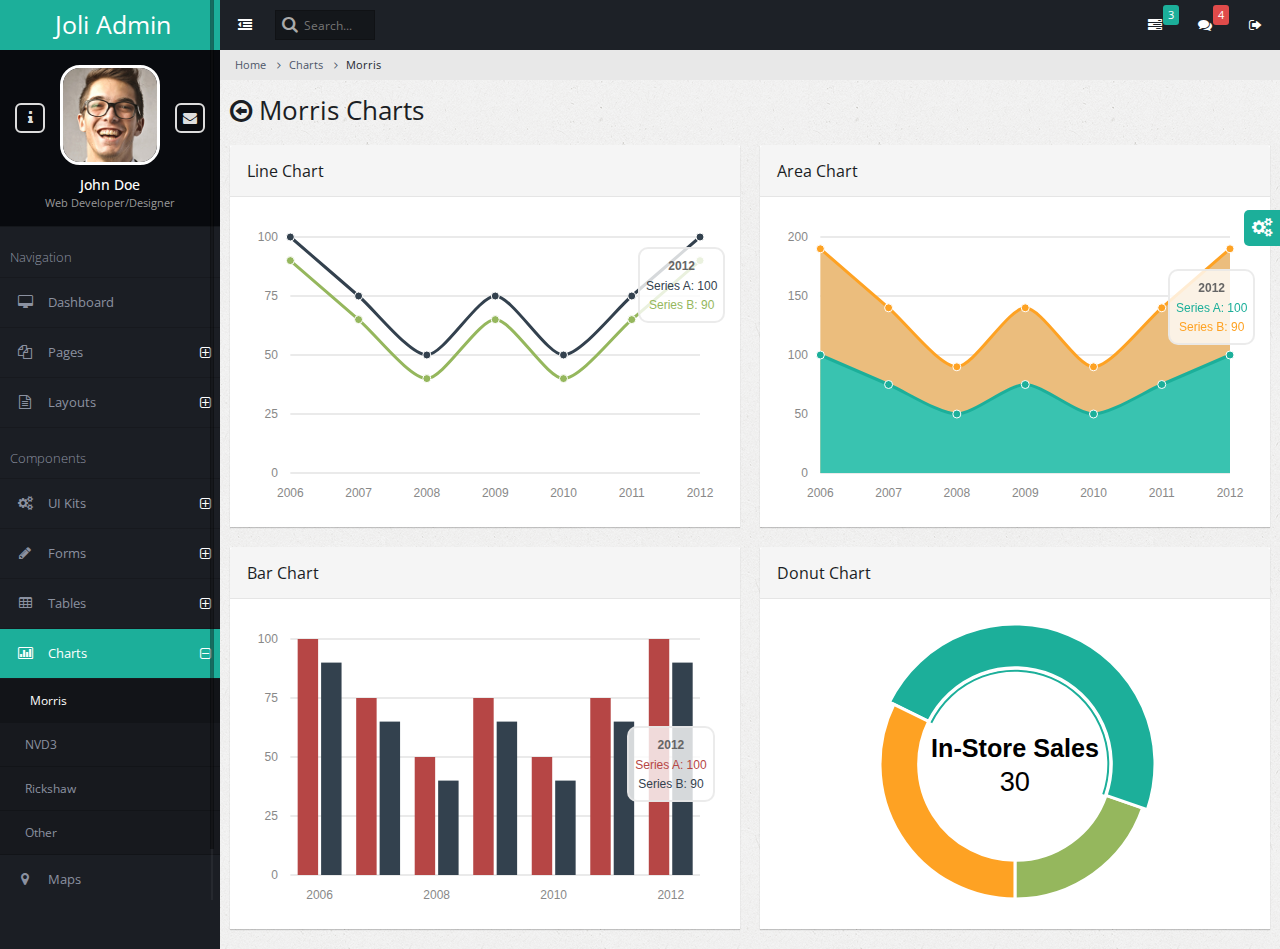
<file: iucsgroceryprocurementsystem/charts-morris.html>
<!DOCTYPE html>
<html lang="en">
    <head>        
        <!-- META SECTION -->
        <title>Joli Admin - Responsive Bootstrap Admin Template</title>            
        <meta http-equiv="Content-Type" content="text/html; charset=utf-8" />
        <meta http-equiv="X-UA-Compatible" content="IE=edge" />
        <meta name="viewport" content="width=device-width, initial-scale=1" />
        
        <link rel="icon" href="favicon.ico" type="image/x-icon" />
        <!-- END META SECTION -->
        
        <!-- CSS INCLUDE -->        
        <link rel="stylesheet" type="text/css" id="theme" href="css/theme-default.css"/>
        <!-- EOF CSS INCLUDE -->                     
    </head>
    <body>
        <!-- START PAGE CONTAINER -->
        <div class="page-container">
            
            <!-- START PAGE SIDEBAR -->
            <div class="page-sidebar">
                <!-- START X-NAVIGATION -->
                <ul class="x-navigation">
                    <li class="xn-logo">
                        <a href="index.html">Joli Admin</a>
                        <a href="#" class="x-navigation-control"></a>
                    </li>
                    <li class="xn-profile">
                        <a href="#" class="profile-mini">
                            <img src="assets/images/users/avatar.jpg" alt="John Doe"/>
                        </a>
                        <div class="profile">
                            <div class="profile-image">
                                <img src="assets/images/users/avatar.jpg" alt="John Doe"/>
                            </div>
                            <div class="profile-data">
                                <div class="profile-data-name">John Doe</div>
                                <div class="profile-data-title">Web Developer/Designer</div>
                            </div>
                            <div class="profile-controls">
                                <a href="pages-profile.html" class="profile-control-left"><span class="fa fa-info"></span></a>
                                <a href="pages-messages.html" class="profile-control-right"><span class="fa fa-envelope"></span></a>
                            </div>
                        </div>                                                                        
                    </li>
                    <li class="xn-title">Navigation</li>                    
                    <li>
                        <a href="index.html"><span class="fa fa-desktop"></span> <span class="xn-text">Dashboard</span></a>
                    </li>
                    <li class="xn-openable">
                        <a href="#"><span class="fa fa-files-o"></span> <span class="xn-text">Pages</span></a>
                        <ul>
                            <li><a href="pages-gallery.html"><span class="fa fa-image"></span> Gallery</a></li>
                            <li><a href="pages-profile.html"><span class="fa fa-user"></span> Profile</a></li>
                            <li><a href="pages-address-book.html"><span class="fa fa-users"></span> Address Book</a></li>
                            <li class="xn-openable">
                                <a href="#"><span class="fa fa-clock-o"></span> Timeline</a>
                                <ul>
                                    <li><a href="pages-timeline.html"><span class="fa fa-align-center"></span> Default</a></li>
                                    <li><a href="pages-timeline-simple.html"><span class="fa fa-align-justify"></span> Full Width</a></li>
                                </ul>
                            </li>
                            <li class="xn-openable">
                                <a href="#"><span class="fa fa-envelope"></span> Mailbox</a>
                                <ul>
                                    <li><a href="pages-mailbox-inbox.html"><span class="fa fa-inbox"></span> Inbox</a></li>
                                    <li><a href="pages-mailbox-message.html"><span class="fa fa-file-text"></span> Message</a></li>
                                    <li><a href="pages-mailbox-compose.html"><span class="fa fa-pencil"></span> Compose</a></li>
                                </ul>
                            </li>
                            <li><a href="pages-messages.html"><span class="fa fa-comments"></span> Messages</a></li>
                            <li><a href="pages-calendar.html"><span class="fa fa-calendar"></span> Calendar</a></li>
                            <li><a href="pages-tasks.html"><span class="fa fa-edit"></span> Tasks</a></li>
                            <li><a href="pages-content-table.html"><span class="fa fa-columns"></span> Content Table</a></li>
                            <li><a href="pages-faq.html"><span class="fa fa-question-circle"></span> FAQ</a></li>
                            <li><a href="pages-search.html"><span class="fa fa-search"></span> Search</a></li>
                            <li class="xn-openable">
                                <a href="#"><span class="fa fa-file"></span> Blog</a>
                                
                                <ul>                                    
                                    <li><a href="pages-blog-list.html"><span class="fa fa-copy"></span> List of Posts</a></li>
                                    <li><a href="pages-blog-post.html"><span class="fa fa-file-o"></span>Single Post</a></li>
                                </ul>
                            </li>
                            <li class="xn-openable">
                                <a href="#"><span class="fa fa-sign-in"></span> Login</a>
                                <ul>                                    
                                    <li><a href="pages-login.html">App Login</a></li>
                                    <li><a href="pages-login-website.html">Website Login</a></li>
                                    <li><a href="pages-login-website-light.html"> Website Login Light</a></li>
                                </ul>
                            </li>                            
                            <li class="xn-openable">
                                <a href="#"><span class="fa fa-warning"></span> Error Pages</a>
                                <ul>                                    
                                    <li><a href="pages-error-404.html">Error 404 Sample 1</a></li>
                                    <li><a href="pages-error-404-2.html">Error 404 Sample 2</a></li>
                                    <li><a href="pages-error-500.html"> Error 500</a></li>
                                </ul>
                            </li>                            
                        </ul>
                    </li>
                    <li class="xn-openable">
                        <a href="#"><span class="fa fa-file-text-o"></span> <span class="xn-text">Layouts</span></a>
                        <ul>
                            <li><a href="layout-boxed.html">Boxed</a></li>
                            <li><a href="layout-nav-toggled.html">Navigation Toggled</a></li>
                            <li><a href="layout-nav-top.html">Navigation Top</a></li>
                            <li><a href="layout-nav-right.html">Navigation Right</a></li>
                            <li><a href="layout-nav-top-fixed.html">Top Navigation Fixed</a></li>                            
                            <li><a href="layout-nav-custom.html">Custom Navigation</a></li>
                            <li><a href="layout-frame-left.html">Frame Left Column</a></li>
                            <li><a href="layout-frame-right.html">Frame Right Column</a></li>
                            <li><a href="layout-search-left.html">Search Left Side</a></li>
                            <li><a href="blank.html">Blank Page</a></li>
                        </ul>
                    </li>                  
                    <li class="xn-title">Components</li>                    
                    <li class="xn-openable">
                        <a href="#"><span class="fa fa-cogs"></span> <span class="xn-text">UI Kits</span></a>
                        <ul>
                            <li><a href="ui-widgets.html"><span class="fa fa-heart"></span> Widgets</a></li>
                            <li><a href="ui-elements.html"><span class="fa fa-cogs"></span> Elements</a></li>
                            <li><a href="ui-buttons.html"><span class="fa fa-square-o"></span> Buttons</a></li>                            
                            <li><a href="ui-panels.html"><span class="fa fa-pencil-square-o"></span> Panels</a></li>
                            <li><a href="ui-icons.html"><span class="fa fa-magic"></span> Icons</a><div class="informer informer-warning">+679</div></li>
                            <li><a href="ui-typography.html"><span class="fa fa-pencil"></span> Typography</a></li>
                            <li><a href="ui-portlet.html"><span class="fa fa-th"></span> Portlet</a></li>
                            <li><a href="ui-sliders.html"><span class="fa fa-arrows-h"></span> Sliders</a></li>
                            <li><a href="ui-alerts-popups.html"><span class="fa fa-warning"></span> Alerts & Popups</a></li>                            
                            <li><a href="ui-lists.html"><span class="fa fa-list-ul"></span> Lists</a></li>
                            <li><a href="ui-tour.html"><span class="fa fa-random"></span> Tour</a></li>
                        </ul>
                    </li>                    
                    <li class="xn-openable">
                        <a href="#"><span class="fa fa-pencil"></span> <span class="xn-text">Forms</span></a>
                        <ul>
                            <li>
                                <a href="form-layouts-two-column.html"><span class="fa fa-tasks"></span> Form Layouts</a>
                                <div class="informer informer-danger">New</div>
                                <ul>
                                    <li><a href="form-layouts-one-column.html"><span class="fa fa-align-justify"></span> One Column</a></li>
                                    <li><a href="form-layouts-two-column.html"><span class="fa fa-th-large"></span> Two Column</a></li>
                                    <li><a href="form-layouts-tabbed.html"><span class="fa fa-table"></span> Tabbed</a></li>
                                    <li><a href="form-layouts-separated.html"><span class="fa fa-th-list"></span> Separated Rows</a></li>
                                </ul> 
                            </li>
                            <li><a href="form-elements.html"><span class="fa fa-file-text-o"></span> Elements</a></li>
                            <li><a href="form-validation.html"><span class="fa fa-list-alt"></span> Validation</a></li>
                            <li><a href="form-wizards.html"><span class="fa fa-arrow-right"></span> Wizards</a></li>
                            <li><a href="form-editors.html"><span class="fa fa-text-width"></span> WYSIWYG Editors</a></li>
                            <li><a href="form-file-handling.html"><span class="fa fa-floppy-o"></span> File Handling</a></li>
                        </ul>
                    </li>
                    <li class="xn-openable">
                        <a href="tables.html"><span class="fa fa-table"></span> <span class="xn-text">Tables</span></a>
                        <ul>                            
                            <li><a href="table-basic.html"><span class="fa fa-align-justify"></span> Basic</a></li>
                            <li><a href="table-datatables.html"><span class="fa fa-sort-alpha-desc"></span> Data Tables</a></li>
                            <li><a href="table-export.html"><span class="fa fa-download"></span> Export Tables</a></li>                            
                        </ul>
                    </li>
                    <li class="xn-openable active">
                        <a href="#"><span class="fa fa-bar-chart-o"></span> <span class="xn-text">Charts</span></a>
                        <ul>
                            <li class="active"><a href="charts-morris.html"><span class="xn-text">Morris</span></a></li>
                            <li><a href="charts-nvd3.html"><span class="xn-text">NVD3</span></a></li>
                            <li><a href="charts-rickshaw.html"><span class="xn-text">Rickshaw</span></a></li>
                            <li><a href="charts-other.html"><span class="xn-text">Other</span></a></li>                                                                                    
                        </ul>
                    </li>          
                    <li>
                        <a href="maps.html"><span class="fa fa-map-marker"></span> <span class="xn-text">Maps</span></a>
                    </li>                    
                    <li class="xn-openable">
                        <a href="#"><span class="fa fa-sitemap"></span> <span class="xn-text">Navigation Levels</span></a>
                        <ul>                            
                            <li class="xn-openable">
                                <a href="#">Second Level</a>
                                <ul>
                                    <li class="xn-openable">
                                        <a href="#">Third Level</a>
                                        <ul>
                                            <li class="xn-openable">
                                                <a href="#">Fourth Level</a>
                                                <ul>
                                                    <li><a href="#">Fifth Level</a></li>
                                                </ul>
                                            </li>
                                        </ul>
                                    </li>
                                </ul>
                            </li>                            
                        </ul>
                    </li>                    
                </ul>
                <!-- END X-NAVIGATION -->
            </div>
            <!-- END PAGE SIDEBAR -->
            
            <!-- PAGE CONTENT -->
            <div class="page-content">
                
                <!-- START X-NAVIGATION VERTICAL -->
                <ul class="x-navigation x-navigation-horizontal x-navigation-panel">
                    <!-- TOGGLE NAVIGATION -->
                    <li class="xn-icon-button">
                        <a href="#" class="x-navigation-minimize"><span class="fa fa-dedent"></span></a>
                    </li>
                    <!-- END TOGGLE NAVIGATION -->
                    <!-- SEARCH -->
                    <li class="xn-search">
                        <form role="form">
                            <input type="text" name="search" placeholder="Search..."/>
                        </form>
                    </li>   
                    <!-- END SEARCH -->
                    <!-- SIGN OUT -->
                    <li class="xn-icon-button pull-right">
                        <a href="#" class="mb-control" data-box="#mb-signout"><span class="fa fa-sign-out"></span></a>                        
                    </li> 
                    <!-- END SIGN OUT -->
                    <!-- MESSAGES -->
                    <li class="xn-icon-button pull-right">
                        <a href="#"><span class="fa fa-comments"></span></a>
                        <div class="informer informer-danger">4</div>
                        <div class="panel panel-primary animated zoomIn xn-drop-left xn-panel-dragging">
                            <div class="panel-heading">
                                <h3 class="panel-title"><span class="fa fa-comments"></span> Messages</h3>                                
                                <div class="pull-right">
                                    <span class="label label-danger">4 new</span>
                                </div>
                            </div>
                            <div class="panel-body list-group list-group-contacts scroll" style="height: 200px;">
                                <a href="#" class="list-group-item">
                                    <div class="list-group-status status-online"></div>
                                    <img src="assets/images/users/user2.jpg" class="pull-left" alt="John Doe"/>
                                    <span class="contacts-title">John Doe</span>
                                    <p>Praesent placerat tellus id augue condimentum</p>
                                </a>
                                <a href="#" class="list-group-item">
                                    <div class="list-group-status status-away"></div>
                                    <img src="assets/images/users/user.jpg" class="pull-left" alt="Dmitry Ivaniuk"/>
                                    <span class="contacts-title">Dmitry Ivaniuk</span>
                                    <p>Donec risus sapien, sagittis et magna quis</p>
                                </a>
                                <a href="#" class="list-group-item">
                                    <div class="list-group-status status-away"></div>
                                    <img src="assets/images/users/user3.jpg" class="pull-left" alt="Nadia Ali"/>
                                    <span class="contacts-title">Nadia Ali</span>
                                    <p>Mauris vel eros ut nunc rhoncus cursus sed</p>
                                </a>
                                <a href="#" class="list-group-item">
                                    <div class="list-group-status status-offline"></div>
                                    <img src="assets/images/users/user6.jpg" class="pull-left" alt="Darth Vader"/>
                                    <span class="contacts-title">Darth Vader</span>
                                    <p>I want my money back!</p>
                                </a>
                            </div>     
                            <div class="panel-footer text-center">
                                <a href="pages-messages.html">Show all messages</a>
                            </div>                            
                        </div>                        
                    </li>
                    <!-- END MESSAGES -->
                    <!-- TASKS -->
                    <li class="xn-icon-button pull-right">
                        <a href="#"><span class="fa fa-tasks"></span></a>
                        <div class="informer informer-warning">3</div>
                        <div class="panel panel-primary animated zoomIn xn-drop-left xn-panel-dragging">
                            <div class="panel-heading">
                                <h3 class="panel-title"><span class="fa fa-tasks"></span> Tasks</h3>                                
                                <div class="pull-right">
                                    <span class="label label-warning">3 active</span>
                                </div>
                            </div>
                            <div class="panel-body list-group scroll" style="height: 200px;">                                
                                <a class="list-group-item" href="#">
                                    <strong>Phasellus augue arcu, elementum</strong>
                                    <div class="progress progress-small progress-striped active">
                                        <div class="progress-bar progress-bar-danger" role="progressbar" aria-valuenow="50" aria-valuemin="0" aria-valuemax="100" style="width: 50%;">50%</div>
                                    </div>
                                    <small class="text-muted">John Doe, 25 Sep 2014 / 50%</small>
                                </a>
                                <a class="list-group-item" href="#">
                                    <strong>Aenean ac cursus</strong>
                                    <div class="progress progress-small progress-striped active">
                                        <div class="progress-bar progress-bar-warning" role="progressbar" aria-valuenow="80" aria-valuemin="0" aria-valuemax="100" style="width: 80%;">80%</div>
                                    </div>
                                    <small class="text-muted">Dmitry Ivaniuk, 24 Sep 2014 / 80%</small>
                                </a>
                                <a class="list-group-item" href="#">
                                    <strong>Lorem ipsum dolor</strong>
                                    <div class="progress progress-small progress-striped active">
                                        <div class="progress-bar progress-bar-success" role="progressbar" aria-valuenow="95" aria-valuemin="0" aria-valuemax="100" style="width: 95%;">95%</div>
                                    </div>
                                    <small class="text-muted">John Doe, 23 Sep 2014 / 95%</small>
                                </a>
                                <a class="list-group-item" href="#">
                                    <strong>Cras suscipit ac quam at tincidunt.</strong>
                                    <div class="progress progress-small">
                                        <div class="progress-bar" role="progressbar" aria-valuenow="100" aria-valuemin="0" aria-valuemax="100" style="width: 100%;">100%</div>
                                    </div>
                                    <small class="text-muted">John Doe, 21 Sep 2014 /</small><small class="text-success"> Done</small>
                                </a>                                
                            </div>     
                            <div class="panel-footer text-center">
                                <a href="pages-tasks.html">Show all tasks</a>
                            </div>                            
                        </div>                        
                    </li>
                    <!-- END TASKS -->
                </ul>
                <!-- END X-NAVIGATION VERTICAL -->                    
                
                <!-- START BREADCRUMB -->
                <ul class="breadcrumb">
                    <li><a href="#">Home</a></li>
                    <li><a href="#">Charts</a></li>
                    <li class="active">Morris</li>
                </ul>
                <!-- END BREADCRUMB -->                
                                
                <!-- PAGE TITLE -->
                <div class="page-title">                    
                    <h2><span class="fa fa-arrow-circle-o-left"></span> Morris Charts</h2>
                </div>
                <!-- END PAGE TITLE -->                

                <!-- PAGE CONTENT WRAPPER -->
                <div class="page-content-wrap">
                    
                    <div class="row">
                        <div class="col-md-6">

                            <!-- START LINE CHART -->
                            <div class="panel panel-default">
                                <div class="panel-heading">
                                    <h3 class="panel-title">Line Chart</h3>                                
                                </div>
                                <div class="panel-body">
                                    <div id="morris-line-example" style="height: 300px;"></div>
                                </div>
                            </div>
                            <!-- END LINE CHART -->

                        </div>
                        <div class="col-md-6">

                            <!-- START Area CHART -->
                            <div class="panel panel-default">
                                <div class="panel-heading">
                                    <h3 class="panel-title">Area Chart</h3>                                
                                </div>
                                <div class="panel-body">
                                    <div id="morris-area-example" style="height: 300px;"></div>
                                </div>
                            </div>
                            <!-- END Area CHART -->                        

                        </div>
                    </div>

                    <div class="row">
                        <div class="col-md-6">

                            <!-- START BAR CHART -->
                            <div class="panel panel-default">
                                <div class="panel-heading">
                                    <h3 class="panel-title">Bar Chart</h3>                                
                                </div>
                                <div class="panel-body">
                                    <div id="morris-bar-example" style="height: 300px;"></div>
                                </div>
                            </div>
                            <!-- END BAR CHART -->

                        </div>
                        <div class="col-md-6">

                            <!-- START DONUT CHART -->
                            <div class="panel panel-default">
                                <div class="panel-heading">
                                    <h3 class="panel-title">Donut Chart</h3>                                
                                </div>
                                <div class="panel-body">
                                    <div id="morris-donut-example" style="height: 300px;"></div>
                                </div>
                            </div>
                            <!-- END DONUT CHART -->                        

                        </div>
                    </div>
                    
                </div>
                <!-- END PAGE CONTENT WRAPPER -->                
            </div>            
            <!-- END PAGE CONTENT -->
        </div>
        <!-- END PAGE CONTAINER -->
        
        <!-- MESSAGE BOX-->
        <div class="message-box animated fadeIn" data-sound="alert" id="mb-signout">
            <div class="mb-container">
                <div class="mb-middle">
                    <div class="mb-title"><span class="fa fa-sign-out"></span> Log <strong>Out</strong> ?</div>
                    <div class="mb-content">
                        <p>Are you sure you want to log out?</p>                    
                        <p>Press No if youwant to continue work. Press Yes to logout current user.</p>
                    </div>
                    <div class="mb-footer">
                        <div class="pull-right">
                            <a href="pages-login.html" class="btn btn-success btn-lg">Yes</a>
                            <button class="btn btn-default btn-lg mb-control-close">No</button>
                        </div>
                    </div>
                </div>
            </div>
        </div>
        <!-- END MESSAGE BOX-->

        <!-- START PRELOADS -->
        <audio id="audio-alert" src="audio/alert.mp3" preload="auto"></audio>
        <audio id="audio-fail" src="audio/fail.mp3" preload="auto"></audio>
        <!-- END PRELOADS -->               
        
    <!-- START SCRIPTS -->
        <!-- START PLUGINS -->
        <script type="text/javascript" src="js/plugins/jquery/jquery.min.js"></script>
        <script type="text/javascript" src="js/plugins/jquery/jquery-ui.min.js"></script>
        <script type="text/javascript" src="js/plugins/bootstrap/bootstrap.min.js"></script>        
        <!-- END PLUGINS -->
        
        <!-- START THIS PAGE PLUGINS-->        
        <script type='text/javascript' src='js/plugins/icheck/icheck.min.js'></script>
        <script type="text/javascript" src="js/plugins/mcustomscrollbar/jquery.mCustomScrollbar.min.js"></script>
        
        <script type="text/javascript" src="js/plugins/morris/raphael-min.js"></script>
        <script type="text/javascript" src="js/plugins/morris/morris.min.js"></script>
        <!-- END THIS PAGE PLUGINS-->        
        
        <!-- START TEMPLATE -->
        <script type="text/javascript" src="js/settings.js"></script>
        
        <script type="text/javascript" src="js/plugins.js"></script>        
        <script type="text/javascript" src="js/actions.js"></script>
        <script type="text/javascript" src="js/demo_charts_morris.js"></script>
        <!-- END TEMPLATE -->
    <!-- END SCRIPTS -->        
    </body>
</html>
</file>
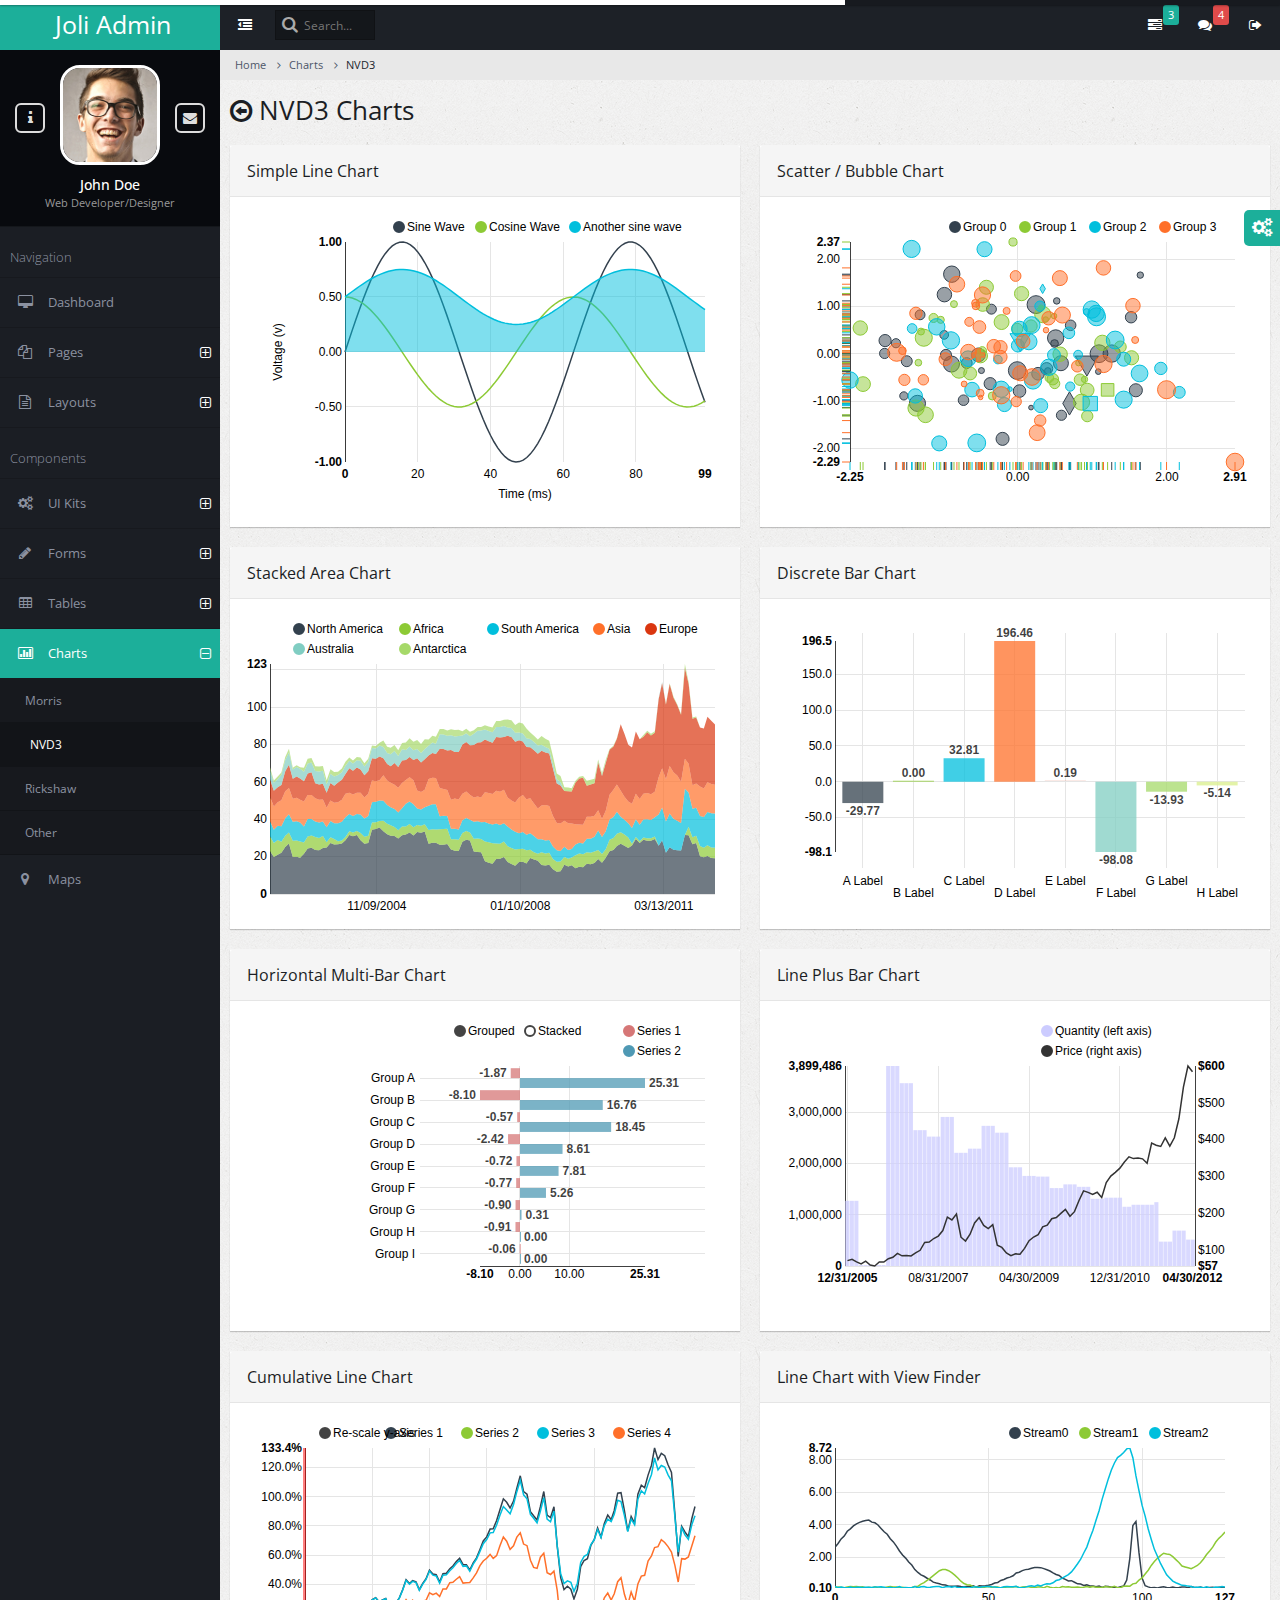
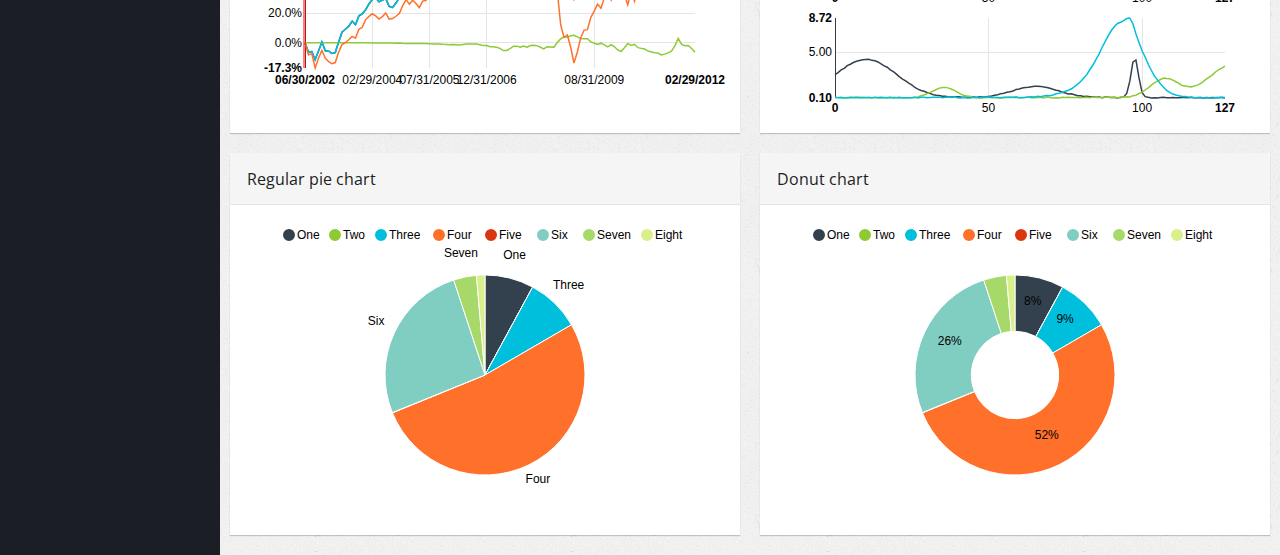
<file: iucsgroceryprocurementsystem/charts-nvd3.html>
<!DOCTYPE html>
<html lang="en">
    <head>        
        <!-- META SECTION -->
        <title>Joli Admin - Responsive Bootstrap Admin Template</title>            
        <meta http-equiv="Content-Type" content="text/html; charset=utf-8" />
        <meta http-equiv="X-UA-Compatible" content="IE=edge" />
        <meta name="viewport" content="width=device-width, initial-scale=1" />
        
        <link rel="icon" href="favicon.ico" type="image/x-icon" />
        <!-- END META SECTION -->
        
        <!-- CSS INCLUDE -->        
        <link rel="stylesheet" type="text/css" id="theme" href="css/theme-default.css"/>
        <!-- EOF CSS INCLUDE -->                       
    </head>
    <body>
        <!-- START PAGE CONTAINER -->
        <div class="page-container">
            
            <!-- START PAGE SIDEBAR -->
            <div class="page-sidebar">
                <!-- START X-NAVIGATION -->
                <ul class="x-navigation">
                    <li class="xn-logo">
                        <a href="index.html">Joli Admin</a>
                        <a href="#" class="x-navigation-control"></a>
                    </li>
                    <li class="xn-profile">
                        <a href="#" class="profile-mini">
                            <img src="assets/images/users/avatar.jpg" alt="John Doe"/>
                        </a>
                        <div class="profile">
                            <div class="profile-image">
                                <img src="assets/images/users/avatar.jpg" alt="John Doe"/>
                            </div>
                            <div class="profile-data">
                                <div class="profile-data-name">John Doe</div>
                                <div class="profile-data-title">Web Developer/Designer</div>
                            </div>
                            <div class="profile-controls">
                                <a href="pages-profile.html" class="profile-control-left"><span class="fa fa-info"></span></a>
                                <a href="pages-messages.html" class="profile-control-right"><span class="fa fa-envelope"></span></a>
                            </div>
                        </div>                                                                        
                    </li>
                    <li class="xn-title">Navigation</li>                    
                    <li>
                        <a href="index.html"><span class="fa fa-desktop"></span> <span class="xn-text">Dashboard</span></a>
                    </li>
                    <li class="xn-openable">                        
                        <a href="#"><span class="fa fa-files-o"></span> <span class="xn-text">Pages</span></a>
                        <ul>
                            <li><a href="pages-gallery.html"><span class="fa fa-image"></span> Gallery</a></li>
                            <li><a href="pages-profile.html"><span class="fa fa-user"></span> Profile</a></li>
                            <li><a href="pages-address-book.html"><span class="fa fa-users"></span> Address Book</a></li>
                            <li class="xn-openable">
                                <a href="#"><span class="fa fa-clock-o"></span> Timeline</a>
                                <ul>
                                    <li><a href="pages-timeline.html"><span class="fa fa-align-center"></span> Default</a></li>
                                    <li><a href="pages-timeline-simple.html"><span class="fa fa-align-justify"></span> Full Width</a></li>
                                </ul>
                            </li>
                            <li class="xn-openable">
                                <a href="#"><span class="fa fa-envelope"></span> Mailbox</a>
                                <ul>
                                    <li><a href="pages-mailbox-inbox.html"><span class="fa fa-inbox"></span> Inbox</a></li>
                                    <li><a href="pages-mailbox-message.html"><span class="fa fa-file-text"></span> Message</a></li>
                                    <li><a href="pages-mailbox-compose.html"><span class="fa fa-pencil"></span> Compose</a></li>
                                </ul>
                            </li>
                            <li><a href="pages-messages.html"><span class="fa fa-comments"></span> Messages</a></li>
                            <li><a href="pages-calendar.html"><span class="fa fa-calendar"></span> Calendar</a></li>
                            <li><a href="pages-tasks.html"><span class="fa fa-edit"></span> Tasks</a></li>
                            <li><a href="pages-content-table.html"><span class="fa fa-columns"></span> Content Table</a></li>
                            <li><a href="pages-faq.html"><span class="fa fa-question-circle"></span> FAQ</a></li>
                            <li><a href="pages-search.html"><span class="fa fa-search"></span> Search</a></li>
                            <li class="xn-openable">
                                <a href="#"><span class="fa fa-file"></span> Blog</a>
                                
                                <ul>                                    
                                    <li><a href="pages-blog-list.html"><span class="fa fa-copy"></span> List of Posts</a></li>
                                    <li><a href="pages-blog-post.html"><span class="fa fa-file-o"></span>Single Post</a></li>
                                </ul>
                            </li>
                            <li class="xn-openable">
                                <a href="#"><span class="fa fa-sign-in"></span> Login</a>
                                <ul>                                    
                                    <li><a href="pages-login.html">App Login</a></li>
                                    <li><a href="pages-login-website.html">Website Login</a></li>
                                    <li><a href="pages-login-website-light.html"> Website Login Light</a></li>
                                </ul>
                            </li>                            
                            <li class="xn-openable">
                                <a href="#"><span class="fa fa-warning"></span> Error Pages</a>
                                <ul>                                    
                                    <li><a href="pages-error-404.html">Error 404 Sample 1</a></li>
                                    <li><a href="pages-error-404-2.html">Error 404 Sample 2</a></li>
                                    <li><a href="pages-error-500.html"> Error 500</a></li>
                                </ul>
                            </li>                            
                        </ul>
                    </li>
                    <li class="xn-openable">
                        <a href="#"><span class="fa fa-file-text-o"></span> <span class="xn-text">Layouts</span></a>
                        <ul>
                            <li><a href="layout-boxed.html">Boxed</a></li>
                            <li><a href="layout-nav-toggled.html">Navigation Toggled</a></li>
                            <li><a href="layout-nav-top.html">Navigation Top</a></li>
                            <li><a href="layout-nav-right.html">Navigation Right</a></li>
                            <li><a href="layout-nav-top-fixed.html">Top Navigation Fixed</a></li>                            
                            <li><a href="layout-nav-custom.html">Custom Navigation</a></li>
                            <li><a href="layout-frame-left.html">Frame Left Column</a></li>
                            <li><a href="layout-frame-right.html">Frame Right Column</a></li>
                            <li><a href="layout-search-left.html">Search Left Side</a></li>
                            <li><a href="blank.html">Blank Page</a></li>
                        </ul>
                    </li>                  
                    <li class="xn-title">Components</li>                    
                    <li class="xn-openable">
                        <a href="#"><span class="fa fa-cogs"></span> <span class="xn-text">UI Kits</span></a>
                        <ul>
                            <li><a href="ui-widgets.html"><span class="fa fa-heart"></span> Widgets</a></li>
                            <li><a href="ui-elements.html"><span class="fa fa-cogs"></span> Elements</a></li>
                            <li><a href="ui-buttons.html"><span class="fa fa-square-o"></span> Buttons</a></li>                            
                            <li><a href="ui-panels.html"><span class="fa fa-pencil-square-o"></span> Panels</a></li>
                            <li><a href="ui-icons.html"><span class="fa fa-magic"></span> Icons</a><div class="informer informer-warning">+679</div></li>
                            <li><a href="ui-typography.html"><span class="fa fa-pencil"></span> Typography</a></li>
                            <li><a href="ui-portlet.html"><span class="fa fa-th"></span> Portlet</a></li>
                            <li><a href="ui-sliders.html"><span class="fa fa-arrows-h"></span> Sliders</a></li>
                            <li><a href="ui-alerts-popups.html"><span class="fa fa-warning"></span> Alerts & Popups</a></li>                            
                            <li><a href="ui-lists.html"><span class="fa fa-list-ul"></span> Lists</a></li>
                            <li><a href="ui-tour.html"><span class="fa fa-random"></span> Tour</a></li>
                        </ul>
                    </li>                    
                    <li class="xn-openable">
                        <a href="#"><span class="fa fa-pencil"></span> <span class="xn-text">Forms</span></a>
                        <ul>
                            <li>
                                <a href="form-layouts-two-column.html"><span class="fa fa-tasks"></span> Form Layouts</a>
                                <div class="informer informer-danger">New</div>
                                <ul>
                                    <li><a href="form-layouts-one-column.html"><span class="fa fa-align-justify"></span> One Column</a></li>
                                    <li><a href="form-layouts-two-column.html"><span class="fa fa-th-large"></span> Two Column</a></li>
                                    <li><a href="form-layouts-tabbed.html"><span class="fa fa-table"></span> Tabbed</a></li>
                                    <li><a href="form-layouts-separated.html"><span class="fa fa-th-list"></span> Separated Rows</a></li>
                                </ul> 
                            </li>
                            <li><a href="form-elements.html"><span class="fa fa-file-text-o"></span> Elements</a></li>
                            <li><a href="form-validation.html"><span class="fa fa-list-alt"></span> Validation</a></li>
                            <li><a href="form-wizards.html"><span class="fa fa-arrow-right"></span> Wizards</a></li>
                            <li><a href="form-editors.html"><span class="fa fa-text-width"></span> WYSIWYG Editors</a></li>
                            <li><a href="form-file-handling.html"><span class="fa fa-floppy-o"></span> File Handling</a></li>
                        </ul>
                    </li>
                    <li class="xn-openable">
                        <a href="tables.html"><span class="fa fa-table"></span> <span class="xn-text">Tables</span></a>
                        <ul>                            
                            <li><a href="table-basic.html"><span class="fa fa-align-justify"></span> Basic</a></li>
                            <li><a href="table-datatables.html"><span class="fa fa-sort-alpha-desc"></span> Data Tables</a></li>
                            <li><a href="table-export.html"><span class="fa fa-download"></span> Export Tables</a></li>                            
                        </ul>
                    </li>
                    <li class="xn-openable active">
                        <a href="#"><span class="fa fa-bar-chart-o"></span> <span class="xn-text">Charts</span></a>
                        <ul>
                            <li><a href="charts-morris.html"><span class="xn-text">Morris</span></a></li>
                            <li class="active"><a href="charts-nvd3.html"><span class="xn-text">NVD3</span></a></li>
                            <li><a href="charts-rickshaw.html"><span class="xn-text">Rickshaw</span></a></li>
                            <li><a href="charts-other.html"><span class="xn-text">Other</span></a></li>                                                        
                        </ul>
                    </li>         
                    <li>
                        <a href="maps.html"><span class="fa fa-map-marker"></span> <span class="xn-text">Maps</span></a>
                    </li>                    
                    <li class="xn-openable">
                        <a href="#"><span class="fa fa-sitemap"></span> <span class="xn-text">Navigation Levels</span></a>
                        <ul>                            
                            <li class="xn-openable">
                                <a href="#">Second Level</a>
                                <ul>
                                    <li class="xn-openable">
                                        <a href="#">Third Level</a>
                                        <ul>
                                            <li class="xn-openable">
                                                <a href="#">Fourth Level</a>
                                                <ul>
                                                    <li><a href="#">Fifth Level</a></li>
                                                </ul>
                                            </li>
                                        </ul>
                                    </li>
                                </ul>
                            </li>                            
                        </ul>
                    </li>                    
                </ul>
                <!-- END X-NAVIGATION -->
            </div>
            <!-- END PAGE SIDEBAR -->
            
            <!-- PAGE CONTENT -->
            <div class="page-content">
                
                <!-- START X-NAVIGATION VERTICAL -->
                <ul class="x-navigation x-navigation-horizontal x-navigation-panel">
                    <!-- TOGGLE NAVIGATION -->
                    <li class="xn-icon-button">
                        <a href="#" class="x-navigation-minimize"><span class="fa fa-dedent"></span></a>
                    </li>
                    <!-- END TOGGLE NAVIGATION -->
                    <!-- SEARCH -->
                    <li class="xn-search">
                        <form role="form">
                            <input type="text" name="search" placeholder="Search..."/>
                        </form>
                    </li>   
                    <!-- END SEARCH -->
                    <!-- SIGN OUT -->
                    <li class="xn-icon-button pull-right">
                        <a href="#" class="mb-control" data-box="#mb-signout"><span class="fa fa-sign-out"></span></a>                        
                    </li> 
                    <!-- END SIGN OUT -->
                    <!-- MESSAGES -->
                    <li class="xn-icon-button pull-right">
                        <a href="#"><span class="fa fa-comments"></span></a>
                        <div class="informer informer-danger">4</div>
                        <div class="panel panel-primary animated zoomIn xn-drop-left xn-panel-dragging">
                            <div class="panel-heading">
                                <h3 class="panel-title"><span class="fa fa-comments"></span> Messages</h3>                                
                                <div class="pull-right">
                                    <span class="label label-danger">4 new</span>
                                </div>
                            </div>
                            <div class="panel-body list-group list-group-contacts scroll" style="height: 200px;">
                                <a href="#" class="list-group-item">
                                    <div class="list-group-status status-online"></div>
                                    <img src="assets/images/users/user2.jpg" class="pull-left" alt="John Doe"/>
                                    <span class="contacts-title">John Doe</span>
                                    <p>Praesent placerat tellus id augue condimentum</p>
                                </a>
                                <a href="#" class="list-group-item">
                                    <div class="list-group-status status-away"></div>
                                    <img src="assets/images/users/user.jpg" class="pull-left" alt="Dmitry Ivaniuk"/>
                                    <span class="contacts-title">Dmitry Ivaniuk</span>
                                    <p>Donec risus sapien, sagittis et magna quis</p>
                                </a>
                                <a href="#" class="list-group-item">
                                    <div class="list-group-status status-away"></div>
                                    <img src="assets/images/users/user3.jpg" class="pull-left" alt="Nadia Ali"/>
                                    <span class="contacts-title">Nadia Ali</span>
                                    <p>Mauris vel eros ut nunc rhoncus cursus sed</p>
                                </a>
                                <a href="#" class="list-group-item">
                                    <div class="list-group-status status-offline"></div>
                                    <img src="assets/images/users/user6.jpg" class="pull-left" alt="Darth Vader"/>
                                    <span class="contacts-title">Darth Vader</span>
                                    <p>I want my money back!</p>
                                </a>
                            </div>     
                            <div class="panel-footer text-center">
                                <a href="pages-messages.html">Show all messages</a>
                            </div>                            
                        </div>                        
                    </li>
                    <!-- END MESSAGES -->
                    <!-- TASKS -->
                    <li class="xn-icon-button pull-right">
                        <a href="#"><span class="fa fa-tasks"></span></a>
                        <div class="informer informer-warning">3</div>
                        <div class="panel panel-primary animated zoomIn xn-drop-left xn-panel-dragging">
                            <div class="panel-heading">
                                <h3 class="panel-title"><span class="fa fa-tasks"></span> Tasks</h3>                                
                                <div class="pull-right">
                                    <span class="label label-warning">3 active</span>
                                </div>
                            </div>
                            <div class="panel-body list-group scroll" style="height: 200px;">                                
                                <a class="list-group-item" href="#">
                                    <strong>Phasellus augue arcu, elementum</strong>
                                    <div class="progress progress-small progress-striped active">
                                        <div class="progress-bar progress-bar-danger" role="progressbar" aria-valuenow="50" aria-valuemin="0" aria-valuemax="100" style="width: 50%;">50%</div>
                                    </div>
                                    <small class="text-muted">John Doe, 25 Sep 2014 / 50%</small>
                                </a>
                                <a class="list-group-item" href="#">
                                    <strong>Aenean ac cursus</strong>
                                    <div class="progress progress-small progress-striped active">
                                        <div class="progress-bar progress-bar-warning" role="progressbar" aria-valuenow="80" aria-valuemin="0" aria-valuemax="100" style="width: 80%;">80%</div>
                                    </div>
                                    <small class="text-muted">Dmitry Ivaniuk, 24 Sep 2014 / 80%</small>
                                </a>
                                <a class="list-group-item" href="#">
                                    <strong>Lorem ipsum dolor</strong>
                                    <div class="progress progress-small progress-striped active">
                                        <div class="progress-bar progress-bar-success" role="progressbar" aria-valuenow="95" aria-valuemin="0" aria-valuemax="100" style="width: 95%;">95%</div>
                                    </div>
                                    <small class="text-muted">John Doe, 23 Sep 2014 / 95%</small>
                                </a>
                                <a class="list-group-item" href="#">
                                    <strong>Cras suscipit ac quam at tincidunt.</strong>
                                    <div class="progress progress-small">
                                        <div class="progress-bar" role="progressbar" aria-valuenow="100" aria-valuemin="0" aria-valuemax="100" style="width: 100%;">100%</div>
                                    </div>
                                    <small class="text-muted">John Doe, 21 Sep 2014 /</small><small class="text-success"> Done</small>
                                </a>                                
                            </div>     
                            <div class="panel-footer text-center">
                                <a href="pages-tasks.html">Show all tasks</a>
                            </div>                            
                        </div>                        
                    </li>
                    <!-- END TASKS -->
                </ul>
                <!-- END X-NAVIGATION VERTICAL -->                    
                
                <!-- START BREADCRUMB -->
                <ul class="breadcrumb">
                    <li><a href="#">Home</a></li>
                    <li><a href="#">Charts</a></li>
                    <li class="active">NVD3</li>
                </ul>
                <!-- END BREADCRUMB -->                
                
                <!-- PAGE TITLE -->
                <div class="page-title">                    
                    <h2><span class="fa fa-arrow-circle-o-left"></span> NVD3 Charts</h2>
                </div>
                <!-- END PAGE TITLE -->                
                
                <!-- PAGE CONTENT WRAPPER -->
                <div class="page-content-wrap">                
                
                    <div class="row">
                        <div class="col-md-6">

                            <!-- START SIMPLE LINE CHART -->
                            <div class="panel panel-default">
                                <div class="panel-heading">
                                    <h3 class="panel-title">Simple Line Chart</h3>
                                </div>
                                <div class="panel-body">
                                    <div id="chart-1" style="height: 300px;"><svg></svg></div>
                                </div>
                            </div>
                            <!-- END SIMPLE LINE CHART -->

                        </div>    
                        <div class="col-md-6">                        

                            <!-- START SCATTER CHART -->
                            <div class="panel panel-default">
                                <div class="panel-heading">
                                    <h3 class="panel-title">Scatter / Bubble Chart</h3>
                                </div>
                                <div class="panel-body">
                                    <div id="chart-2" style="height: 300px;"><svg></svg></div>
                                </div>
                            </div>
                            <!-- END SCATTER CHART -->

                        </div>                    
                    </div>

                    <div class="row">
                        <div class="col-md-6">

                            <!-- START STACKED AREA CHART -->
                            <div class="panel panel-default">
                                <div class="panel-heading">
                                    <h3 class="panel-title">Stacked Area Chart</h3>
                                </div>
                                <div class="panel-body">
                                    <div id="chart-3" style="height: 300px;"><svg></svg></div>
                                </div>
                            </div>
                            <!-- END STACKED AREA CHART -->

                        </div>    
                        <div class="col-md-6">                        

                            <!-- START DISCRETE CHART -->
                            <div class="panel panel-default">
                                <div class="panel-heading">
                                    <h3 class="panel-title">Discrete Bar Chart</h3>
                                </div>
                                <div class="panel-body">
                                    <div id="chart-4" style="height: 300px;"><svg></svg></div>
                                </div>
                            </div>
                            <!-- END DISCRETE CHART -->

                        </div>                    
                    </div>

                    <div class="row">
                        <div class="col-md-6">

                            <!-- START STACKED CHART -->
                            <div class="panel panel-default">
                                <div class="panel-heading">
                                    <h3 class="panel-title">Horizontal Multi-Bar Chart</h3>
                                </div>
                                <div class="panel-body">
                                    <div id="chart-5" style="height: 300px;"><svg></svg></div>
                                </div>
                            </div>
                            <!-- END STACKED CHART -->

                        </div>    
                        <div class="col-md-6">                        

                            <!-- START DISCRETE CHART -->
                            <div class="panel panel-default">
                                <div class="panel-heading">
                                    <h3 class="panel-title">Line Plus Bar Chart</h3>
                                </div>
                                <div class="panel-body">
                                    <div id="chart-6" style="height: 300px;"><svg></svg></div>
                                </div>
                            </div>
                            <!-- END DISCRETE CHART -->

                        </div>                    
                    </div>

                    <div class="row">
                        <div class="col-md-6">

                            <!-- START LINE AND BAR CHART -->
                            <div class="panel panel-default">
                                <div class="panel-heading">
                                    <h3 class="panel-title">Cumulative Line Chart</h3>

                                </div>
                                <div class="panel-body">
                                    <div id="chart-7" style="height: 300px;"><svg></svg></div>
                                </div>
                            </div>
                            <!-- END LINE AND BAR CHART -->

                        </div>    
                        <div class="col-md-6">                        

                            <!-- START CUMULATIVE CHART -->
                            <div class="panel panel-default">
                                <div class="panel-heading">
                                    <h3 class="panel-title">Line Chart with View Finder</h3>
                                </div>
                                <div class="panel-body">
                                    <div id="chart-8" style="height: 300px;"><svg></svg></div>
                                </div>
                            </div>
                            <!-- END CUMULATIVE CHART -->

                        </div>                    
                    </div>

                    <div class="row">
                        <div class="col-md-6">

                            <!-- START REGULAR PIE CHART -->
                            <div class="panel panel-default">
                                <div class="panel-heading">
                                    <h3 class="panel-title">Regular pie chart</h3>

                                </div>
                                <div class="panel-body">
                                    <div id="chart-9" style="height: 300px;"><svg></svg></div>
                                </div>
                            </div>
                            <!-- END REGULAR PIE CHART -->

                        </div>    
                        <div class="col-md-6">                        

                            <!-- START DOUNT CHART -->
                            <div class="panel panel-default">
                                <div class="panel-heading">
                                    <h3 class="panel-title">Donut chart</h3>
                                </div>
                                <div class="panel-body">
                                    <div id="chart-10" style="height: 300px;"><svg></svg></div>
                                </div>
                            </div>
                            <!-- END DOUNT CHART -->

                        </div>                    
                    </div>

                    
                </div>
                <!-- PAGE CONTENT WRAPPER -->                
            </div>            
            <!-- END PAGE CONTENT -->
        </div>
        <!-- END PAGE CONTAINER -->
        
        <!-- MESSAGE BOX-->
        <div class="message-box animated fadeIn" data-sound="alert" id="mb-signout">
            <div class="mb-container">
                <div class="mb-middle">
                    <div class="mb-title"><span class="fa fa-sign-out"></span> Log <strong>Out</strong> ?</div>
                    <div class="mb-content">
                        <p>Are you sure you want to log out?</p>                    
                        <p>Press No if youwant to continue work. Press Yes to logout current user.</p>
                    </div>
                    <div class="mb-footer">
                        <div class="pull-right">
                            <a href="pages-login.html" class="btn btn-success btn-lg">Yes</a>
                            <button class="btn btn-default btn-lg mb-control-close">No</button>
                        </div>
                    </div>
                </div>
            </div>
        </div>
        <!-- END MESSAGE BOX-->

        <!-- START PRELOADS -->
        <audio id="audio-alert" src="audio/alert.mp3" preload="auto"></audio>
        <audio id="audio-fail" src="audio/fail.mp3" preload="auto"></audio>
        <!-- END PRELOADS -->               
        
    <!-- START SCRIPTS -->
        <!-- START PLUGINS -->
        <script type="text/javascript" src="js/plugins/jquery/jquery.min.js"></script>
        <script type="text/javascript" src="js/plugins/jquery/jquery-ui.min.js"></script>
        <script type="text/javascript" src="js/plugins/bootstrap/bootstrap.min.js"></script>        
        <!-- END PLUGINS -->
        
        <!-- START THIS PAGE PLUGINS-->        
        <script type='text/javascript' src='js/plugins/icheck/icheck.min.js'></script>
        <script type="text/javascript" src="js/plugins/mcustomscrollbar/jquery.mCustomScrollbar.min.js"></script>
        
        <script type="text/javascript" src="js/plugins/nvd3/lib/d3.v3.js"></script>        
        <script type="text/javascript" src="js/plugins/nvd3/nv.d3.min.js"></script>
        <!-- END THIS PAGE PLUGINS-->        
        
        <!-- START TEMPLATE -->
        <script type="text/javascript" src="js/settings.js"></script>
        
        <script type="text/javascript" src="js/plugins.js"></script>        
        <script type="text/javascript" src="js/actions.js"></script>
        <script type="text/javascript" src="js/demo_charts_nvd3.js"></script>
        
        <!-- END TEMPLATE -->
    <!-- END SCRIPTS -->        
    </body>
</html>
</file>
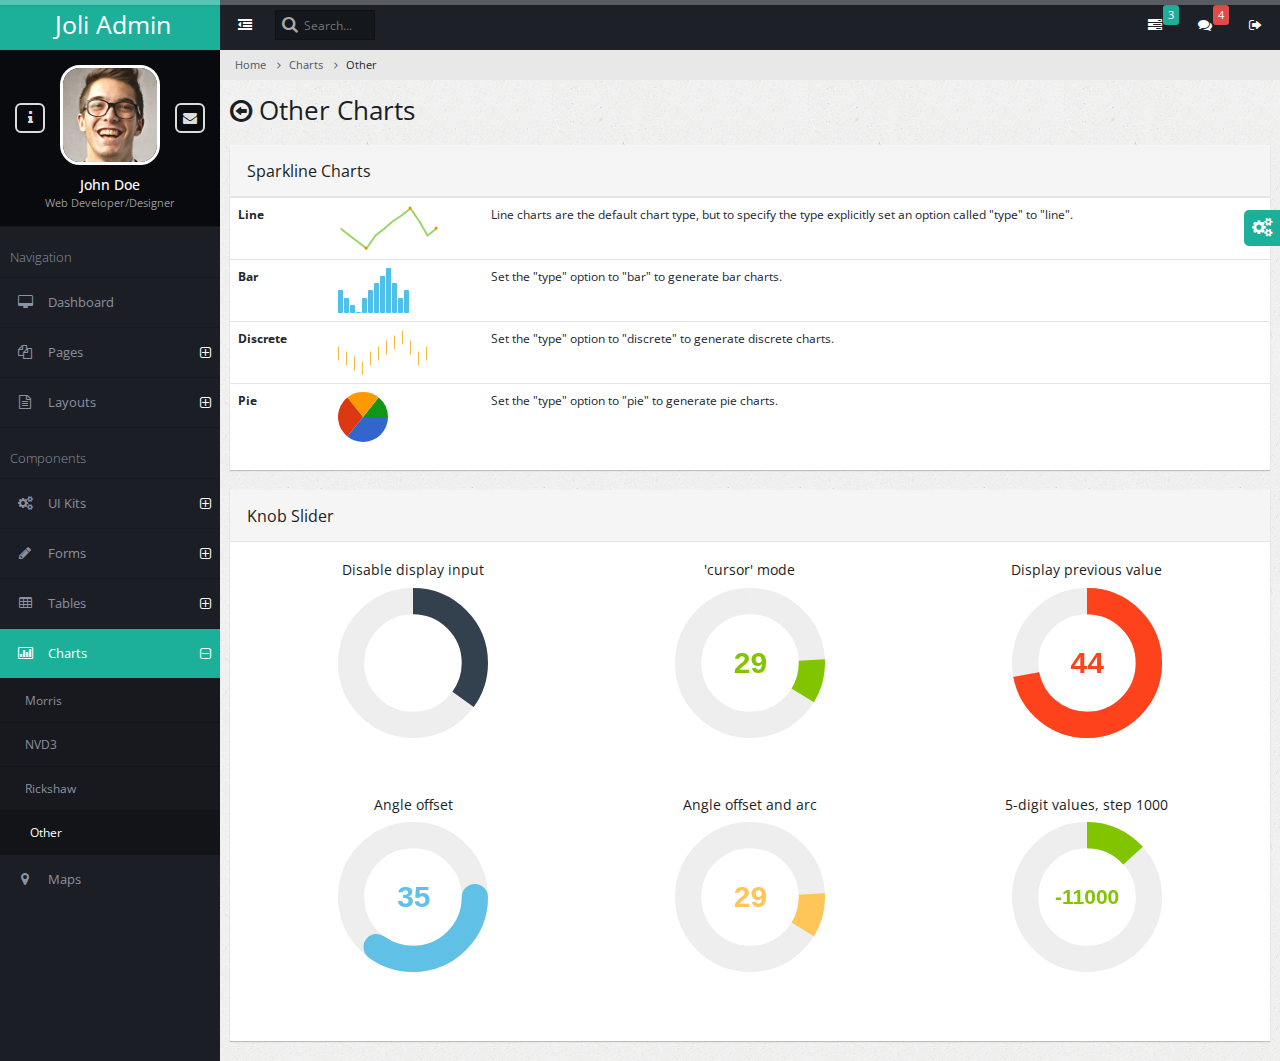
<file: iucsgroceryprocurementsystem/charts-other.html>
<!DOCTYPE html>
<html lang="en">
    <head>        
        <!-- META SECTION -->
        <title>Joli Admin - Responsive Bootstrap Admin Template</title>            
        <meta http-equiv="Content-Type" content="text/html; charset=utf-8" />
        <meta http-equiv="X-UA-Compatible" content="IE=edge" />
        <meta name="viewport" content="width=device-width, initial-scale=1" />
        
        <link rel="icon" href="favicon.ico" type="image/x-icon" />
        <!-- END META SECTION -->
        
        <!-- CSS INCLUDE -->        
        <link rel="stylesheet" type="text/css" id="theme" href="css/theme-default.css"/>
        <!-- EOF CSS INCLUDE -->                        
    </head>
    <body>
        <!-- START PAGE CONTAINER -->
        <div class="page-container">
            
            <!-- START PAGE SIDEBAR -->
            <div class="page-sidebar">
                <!-- START X-NAVIGATION -->
                <ul class="x-navigation">
                    <li class="xn-logo">
                        <a href="index.html">Joli Admin</a>
                        <a href="#" class="x-navigation-control"></a>
                    </li>
                    <li class="xn-profile">
                        <a href="#" class="profile-mini">
                            <img src="assets/images/users/avatar.jpg" alt="John Doe"/>
                        </a>
                        <div class="profile">
                            <div class="profile-image">
                                <img src="assets/images/users/avatar.jpg" alt="John Doe"/>
                            </div>
                            <div class="profile-data">
                                <div class="profile-data-name">John Doe</div>
                                <div class="profile-data-title">Web Developer/Designer</div>
                            </div>
                            <div class="profile-controls">
                                <a href="pages-profile.html" class="profile-control-left"><span class="fa fa-info"></span></a>
                                <a href="pages-messages.html" class="profile-control-right"><span class="fa fa-envelope"></span></a>
                            </div>
                        </div>                                                                        
                    </li>
                    <li class="xn-title">Navigation</li>                    
                    <li>
                        <a href="index.html"><span class="fa fa-desktop"></span> <span class="xn-text">Dashboard</span></a>
                    </li>
                    <li class="xn-openable">
                        <a href="#"><span class="fa fa-files-o"></span> <span class="xn-text">Pages</span></a>
                        <ul>
                            <li><a href="pages-gallery.html"><span class="fa fa-image"></span> Gallery</a></li>
                            <li><a href="pages-profile.html"><span class="fa fa-user"></span> Profile</a></li>
                            <li><a href="pages-address-book.html"><span class="fa fa-users"></span> Address Book</a></li>
                            <li class="xn-openable">
                                <a href="#"><span class="fa fa-clock-o"></span> Timeline</a>
                                <ul>
                                    <li><a href="pages-timeline.html"><span class="fa fa-align-center"></span> Default</a></li>
                                    <li><a href="pages-timeline-simple.html"><span class="fa fa-align-justify"></span> Full Width</a></li>
                                </ul>
                            </li>
                            <li class="xn-openable">
                                <a href="#"><span class="fa fa-envelope"></span> Mailbox</a>
                                <ul>
                                    <li><a href="pages-mailbox-inbox.html"><span class="fa fa-inbox"></span> Inbox</a></li>
                                    <li><a href="pages-mailbox-message.html"><span class="fa fa-file-text"></span> Message</a></li>
                                    <li><a href="pages-mailbox-compose.html"><span class="fa fa-pencil"></span> Compose</a></li>
                                </ul>
                            </li>
                            <li><a href="pages-messages.html"><span class="fa fa-comments"></span> Messages</a></li>
                            <li><a href="pages-calendar.html"><span class="fa fa-calendar"></span> Calendar</a></li>
                            <li><a href="pages-tasks.html"><span class="fa fa-edit"></span> Tasks</a></li>
                            <li><a href="pages-content-table.html"><span class="fa fa-columns"></span> Content Table</a></li>
                            <li><a href="pages-faq.html"><span class="fa fa-question-circle"></span> FAQ</a></li>
                            <li><a href="pages-search.html"><span class="fa fa-search"></span> Search</a></li>
                            <li class="xn-openable">
                                <a href="#"><span class="fa fa-file"></span> Blog</a>
                                
                                <ul>                                    
                                    <li><a href="pages-blog-list.html"><span class="fa fa-copy"></span> List of Posts</a></li>
                                    <li><a href="pages-blog-post.html"><span class="fa fa-file-o"></span>Single Post</a></li>
                                </ul>
                            </li>
                            <li class="xn-openable">
                                <a href="#"><span class="fa fa-sign-in"></span> Login</a>
                                <ul>                                    
                                    <li><a href="pages-login.html">App Login</a></li>
                                    <li><a href="pages-login-website.html">Website Login</a></li>
                                    <li><a href="pages-login-website-light.html"> Website Login Light</a></li>
                                </ul>
                            </li>                            
                            <li class="xn-openable">
                                <a href="#"><span class="fa fa-warning"></span> Error Pages</a>
                                <ul>                                    
                                    <li><a href="pages-error-404.html">Error 404 Sample 1</a></li>
                                    <li><a href="pages-error-404-2.html">Error 404 Sample 2</a></li>
                                    <li><a href="pages-error-500.html"> Error 500</a></li>
                                </ul>
                            </li>                            
                        </ul>
                    </li>
                    <li class="xn-openable">
                        <a href="#"><span class="fa fa-file-text-o"></span> <span class="xn-text">Layouts</span></a>
                        <ul>
                            <li><a href="layout-boxed.html">Boxed</a></li>
                            <li><a href="layout-nav-toggled.html">Navigation Toggled</a></li>
                            <li><a href="layout-nav-top.html">Navigation Top</a></li>
                            <li><a href="layout-nav-right.html">Navigation Right</a></li>
                            <li><a href="layout-nav-top-fixed.html">Top Navigation Fixed</a></li>                            
                            <li><a href="layout-nav-custom.html">Custom Navigation</a></li>
                            <li><a href="layout-frame-left.html">Frame Left Column</a></li>
                            <li><a href="layout-frame-right.html">Frame Right Column</a></li>
                            <li><a href="layout-search-left.html">Search Left Side</a></li>
                            <li><a href="blank.html">Blank Page</a></li>
                        </ul>
                    </li>                  
                    <li class="xn-title">Components</li>                    
                    <li class="xn-openable">
                        <a href="#"><span class="fa fa-cogs"></span> <span class="xn-text">UI Kits</span></a>
                        <ul>
                            <li><a href="ui-widgets.html"><span class="fa fa-heart"></span> Widgets</a></li>
                            <li><a href="ui-elements.html"><span class="fa fa-cogs"></span> Elements</a></li>
                            <li><a href="ui-buttons.html"><span class="fa fa-square-o"></span> Buttons</a></li>                            
                            <li><a href="ui-panels.html"><span class="fa fa-pencil-square-o"></span> Panels</a></li>
                            <li><a href="ui-icons.html"><span class="fa fa-magic"></span> Icons</a><div class="informer informer-warning">+679</div></li>
                            <li><a href="ui-typography.html"><span class="fa fa-pencil"></span> Typography</a></li>
                            <li><a href="ui-portlet.html"><span class="fa fa-th"></span> Portlet</a></li>
                            <li><a href="ui-sliders.html"><span class="fa fa-arrows-h"></span> Sliders</a></li>
                            <li><a href="ui-alerts-popups.html"><span class="fa fa-warning"></span> Alerts & Popups</a></li>                            
                            <li><a href="ui-lists.html"><span class="fa fa-list-ul"></span> Lists</a></li>
                            <li><a href="ui-tour.html"><span class="fa fa-random"></span> Tour</a></li>
                        </ul>
                    </li>                    
                    <li class="xn-openable">
                        <a href="#"><span class="fa fa-pencil"></span> <span class="xn-text">Forms</span></a>
                        <ul>
                            <li>
                                <a href="form-layouts-two-column.html"><span class="fa fa-tasks"></span> Form Layouts</a>
                                <div class="informer informer-danger">New</div>
                                <ul>
                                    <li><a href="form-layouts-one-column.html"><span class="fa fa-align-justify"></span> One Column</a></li>
                                    <li><a href="form-layouts-two-column.html"><span class="fa fa-th-large"></span> Two Column</a></li>
                                    <li><a href="form-layouts-tabbed.html"><span class="fa fa-table"></span> Tabbed</a></li>
                                    <li><a href="form-layouts-separated.html"><span class="fa fa-th-list"></span> Separated Rows</a></li>
                                </ul> 
                            </li>
                            <li><a href="form-elements.html"><span class="fa fa-file-text-o"></span> Elements</a></li>
                            <li><a href="form-validation.html"><span class="fa fa-list-alt"></span> Validation</a></li>
                            <li><a href="form-wizards.html"><span class="fa fa-arrow-right"></span> Wizards</a></li>
                            <li><a href="form-editors.html"><span class="fa fa-text-width"></span> WYSIWYG Editors</a></li>
                            <li><a href="form-file-handling.html"><span class="fa fa-floppy-o"></span> File Handling</a></li>
                        </ul>
                    </li>
                    <li class="xn-openable">
                        <a href="tables.html"><span class="fa fa-table"></span> <span class="xn-text">Tables</span></a>
                        <ul>                            
                            <li><a href="table-basic.html"><span class="fa fa-align-justify"></span> Basic</a></li>
                            <li><a href="table-datatables.html"><span class="fa fa-sort-alpha-desc"></span> Data Tables</a></li>
                            <li><a href="table-export.html"><span class="fa fa-download"></span> Export Tables</a></li>                            
                        </ul>
                    </li>
                    <li class="xn-openable active">
                        <a href="#"><span class="fa fa-bar-chart-o"></span> <span class="xn-text">Charts</span></a>
                        <ul>
                            <li><a href="charts-morris.html"><span class="xn-text">Morris</span></a></li>
                            <li><a href="charts-nvd3.html"><span class="xn-text">NVD3</span></a></li>
                            <li><a href="charts-rickshaw.html"><span class="xn-text">Rickshaw</span></a></li>
                            <li class="active"><a href="charts-other.html"><span class="xn-text">Other</span></a></li>                            
                        </ul>
                    </li>      
                    <li>
                        <a href="maps.html"><span class="fa fa-map-marker"></span> <span class="xn-text">Maps</span></a>
                    </li>                    
                    <li class="xn-openable">
                        <a href="#"><span class="fa fa-sitemap"></span> <span class="xn-text">Navigation Levels</span></a>
                        <ul>                            
                            <li class="xn-openable">
                                <a href="#">Second Level</a>
                                <ul>
                                    <li class="xn-openable">
                                        <a href="#">Third Level</a>
                                        <ul>
                                            <li class="xn-openable">
                                                <a href="#">Fourth Level</a>
                                                <ul>
                                                    <li><a href="#">Fifth Level</a></li>
                                                </ul>
                                            </li>
                                        </ul>
                                    </li>
                                </ul>
                            </li>                            
                        </ul>
                    </li>                    
                </ul>
                <!-- END X-NAVIGATION -->
            </div>
            <!-- END PAGE SIDEBAR -->
            
            <!-- PAGE CONTENT -->
            <div class="page-content">
                
                <!-- START X-NAVIGATION VERTICAL -->
                <ul class="x-navigation x-navigation-horizontal x-navigation-panel">
                    <!-- TOGGLE NAVIGATION -->
                    <li class="xn-icon-button">
                        <a href="#" class="x-navigation-minimize"><span class="fa fa-dedent"></span></a>
                    </li>
                    <!-- END TOGGLE NAVIGATION -->
                    <!-- SEARCH -->
                    <li class="xn-search">
                        <form role="form">
                            <input type="text" name="search" placeholder="Search..."/>
                        </form>
                    </li>   
                    <!-- END SEARCH -->
                    <!-- SIGN OUT -->
                    <li class="xn-icon-button pull-right">
                        <a href="#" class="mb-control" data-box="#mb-signout"><span class="fa fa-sign-out"></span></a>                        
                    </li> 
                    <!-- END SIGN OUT -->
                    <!-- MESSAGES -->
                    <li class="xn-icon-button pull-right">
                        <a href="#"><span class="fa fa-comments"></span></a>
                        <div class="informer informer-danger">4</div>
                        <div class="panel panel-primary animated zoomIn xn-drop-left xn-panel-dragging">
                            <div class="panel-heading">
                                <h3 class="panel-title"><span class="fa fa-comments"></span> Messages</h3>                                
                                <div class="pull-right">
                                    <span class="label label-danger">4 new</span>
                                </div>
                            </div>
                            <div class="panel-body list-group list-group-contacts scroll" style="height: 200px;">
                                <a href="#" class="list-group-item">
                                    <div class="list-group-status status-online"></div>
                                    <img src="assets/images/users/user2.jpg" class="pull-left" alt="John Doe"/>
                                    <span class="contacts-title">John Doe</span>
                                    <p>Praesent placerat tellus id augue condimentum</p>
                                </a>
                                <a href="#" class="list-group-item">
                                    <div class="list-group-status status-away"></div>
                                    <img src="assets/images/users/user.jpg" class="pull-left" alt="Dmitry Ivaniuk"/>
                                    <span class="contacts-title">Dmitry Ivaniuk</span>
                                    <p>Donec risus sapien, sagittis et magna quis</p>
                                </a>
                                <a href="#" class="list-group-item">
                                    <div class="list-group-status status-away"></div>
                                    <img src="assets/images/users/user3.jpg" class="pull-left" alt="Nadia Ali"/>
                                    <span class="contacts-title">Nadia Ali</span>
                                    <p>Mauris vel eros ut nunc rhoncus cursus sed</p>
                                </a>
                                <a href="#" class="list-group-item">
                                    <div class="list-group-status status-offline"></div>
                                    <img src="assets/images/users/user6.jpg" class="pull-left" alt="Darth Vader"/>
                                    <span class="contacts-title">Darth Vader</span>
                                    <p>I want my money back!</p>
                                </a>
                            </div>     
                            <div class="panel-footer text-center">
                                <a href="pages-messages.html">Show all messages</a>
                            </div>                            
                        </div>                        
                    </li>
                    <!-- END MESSAGES -->
                    <!-- TASKS -->
                    <li class="xn-icon-button pull-right">
                        <a href="#"><span class="fa fa-tasks"></span></a>
                        <div class="informer informer-warning">3</div>
                        <div class="panel panel-primary animated zoomIn xn-drop-left xn-panel-dragging">
                            <div class="panel-heading">
                                <h3 class="panel-title"><span class="fa fa-tasks"></span> Tasks</h3>                                
                                <div class="pull-right">
                                    <span class="label label-warning">3 active</span>
                                </div>
                            </div>
                            <div class="panel-body list-group scroll" style="height: 200px;">                                
                                <a class="list-group-item" href="#">
                                    <strong>Phasellus augue arcu, elementum</strong>
                                    <div class="progress progress-small progress-striped active">
                                        <div class="progress-bar progress-bar-danger" role="progressbar" aria-valuenow="50" aria-valuemin="0" aria-valuemax="100" style="width: 50%;">50%</div>
                                    </div>
                                    <small class="text-muted">John Doe, 25 Sep 2014 / 50%</small>
                                </a>
                                <a class="list-group-item" href="#">
                                    <strong>Aenean ac cursus</strong>
                                    <div class="progress progress-small progress-striped active">
                                        <div class="progress-bar progress-bar-warning" role="progressbar" aria-valuenow="80" aria-valuemin="0" aria-valuemax="100" style="width: 80%;">80%</div>
                                    </div>
                                    <small class="text-muted">Dmitry Ivaniuk, 24 Sep 2014 / 80%</small>
                                </a>
                                <a class="list-group-item" href="#">
                                    <strong>Lorem ipsum dolor</strong>
                                    <div class="progress progress-small progress-striped active">
                                        <div class="progress-bar progress-bar-success" role="progressbar" aria-valuenow="95" aria-valuemin="0" aria-valuemax="100" style="width: 95%;">95%</div>
                                    </div>
                                    <small class="text-muted">John Doe, 23 Sep 2014 / 95%</small>
                                </a>
                                <a class="list-group-item" href="#">
                                    <strong>Cras suscipit ac quam at tincidunt.</strong>
                                    <div class="progress progress-small">
                                        <div class="progress-bar" role="progressbar" aria-valuenow="100" aria-valuemin="0" aria-valuemax="100" style="width: 100%;">100%</div>
                                    </div>
                                    <small class="text-muted">John Doe, 21 Sep 2014 /</small><small class="text-success"> Done</small>
                                </a>                                
                            </div>     
                            <div class="panel-footer text-center">
                                <a href="pages-tasks.html">Show all tasks</a>
                            </div>                            
                        </div>                        
                    </li>
                    <!-- END TASKS -->
                </ul>
                <!-- END X-NAVIGATION VERTICAL -->                    
                
                <!-- START BREADCRUMB -->
                <ul class="breadcrumb">
                    <li><a href="#">Home</a></li>
                    <li><a href="#">Charts</a></li>
                    <li class="active">Other</li>
                </ul>
                <!-- END BREADCRUMB -->                
                
                <!-- PAGE TITLE -->
                <div class="page-title">                    
                    <h2><span class="fa fa-arrow-circle-o-left"></span> Other Charts</h2>
                </div>
                <!-- END PAGE TITLE -->                
                
                <!-- PAGE CONTENT WRAPPER -->
                <div class="page-content-wrap">                
                
                    <div class="row">

                        <div class="col-md-12">

                            <!-- START SPARKLINE CHARTS -->
                            <div class="panel panel-default">
                                <div class="panel-heading">
                                    <h3 class="panel-title">Sparkline Charts</h3>
                                </div>
                                <div class="block-content">                                    
                                    <table class="table">
                                        <tr>
                                            <td width="100"><strong>Line</strong></td>
                                            <td><span class="sparkline" sparkFillColor="#FFF" sparkLineWidth="2" sparkLineColor="#9FD468" sparkWidth="100" sparkHeight="45" >5,4,3,2,4,5,6,7,8,6,4,5</span></td>
                                            <td>Line charts are the default chart type, but to specify the type explicitly set an option called "type" to "line".</td>
                                        </tr>
                                        <tr>
                                            <td><strong>Bar</strong></td>
                                            <td><span class="sparkline" sparkType="bar" sparkBarColor="#4FC0E8" sparkWidth="100" sparkHeight="45" sparkBarWidth="5">5,4,3,2,4,5,6,7,8,6,4,5</span></td>
                                            <td>Set the "type" option to "bar" to generate bar charts. </td>
                                        </tr>
                                        <tr>
                                            <td width="100"><strong>Discrete</strong></td>
                                            <td><span class="sparkline" sparkType="discrete" sparkLineColor="#F6BB43" sparkWidth="100" sparkHeight="45" >5,4,3,2,4,5,6,7,8,6,4,5</span></td>
                                            <td>Set the "type" option to "discrete" to generate discrete charts.</td>
                                        </tr>
                                        <tr>
                                            <td width="100"><strong>Pie</strong></td>
                                            <td><span class="sparkline" sparkType="pie" sparkWidth="50" sparkHeight="50" >5,4,3,2</span></td>
                                            <td>Set the "type" option to "pie" to generate pie charts.</td>
                                        </tr>
                                    </table>
                                </div>
                            </div>
                            <!-- END SPARKLINE CHARTS -->

                            <!-- START KNOB SLIDER -->
                            <div class="panel panel-default">
                                <div class="panel-heading">
                                    <h3 class="panel-title">Knob Slider</h3>
                                </div>                            
                                <div class="panel-body">

                                    <div class="row">
                                        <div class="col-md-4 text-center">
                                            <h5>Disable display input</h5>
                                            <input class="knob" data-width="150" data-fgColor="#33414E" data-displayInput=false value="35"/>                                        
                                        </div>
                                        <div class="col-md-4 text-center">
                                            <h5>'cursor' mode</h5>
                                            <input class="knob" data-width="150" data-cursor=true data-fgColor="#81C500" value="29"/>                                        
                                        </div>
                                        <div class="col-md-4 text-center">
                                            <h5>Display previous value</h5>
                                            <input class="knob" data-width="150" data-min="-100" data-fgColor="#FD421C" data-displayPrevious=true value="44"/>
                                        </div>
                                    </div>                                                                    

                                    <div class="row">
                                        <div class="col-md-4 text-center">
                                            <h5>Angle offset</h5>
                                            <input class="knob" data-width="150" data-angleOffset="90" data-linecap="round" data-fgColor="#61C0E6" value="35"/>
                                        </div>
                                        <div class="col-md-4 text-center">
                                            <h5>Angle offset and arc</h5>
                                            <input class="knob" data-width="150" data-cursor=true data-fgColor="#FEC558" value="29"/>                                        
                                        </div>
                                        <div class="col-md-4 text-center">
                                            <h5>5-digit values, step 1000</h5>
                                            <input class="knob" data-width="150" data-min="-15000" data-displayPrevious=true data-max="15000" data-step="1000" value="-11000" data-fgColor="#81C500"/>                                         
                                        </div>
                                    </div>

                                </div>
                            </div>
                            <!-- END KNOB SLIDER -->

                        </div>

                    </div>
                
                </div>
                <!-- END PAGE CONTENT WRAPPER -->                                
            </div>            
            <!-- END PAGE CONTENT -->
        </div>
        <!-- END PAGE CONTAINER -->
        
        <!-- MESSAGE BOX-->
        <div class="message-box animated fadeIn" data-sound="alert" id="mb-signout">
            <div class="mb-container">
                <div class="mb-middle">
                    <div class="mb-title"><span class="fa fa-sign-out"></span> Log <strong>Out</strong> ?</div>
                    <div class="mb-content">
                        <p>Are you sure you want to log out?</p>                    
                        <p>Press No if youwant to continue work. Press Yes to logout current user.</p>
                    </div>
                    <div class="mb-footer">
                        <div class="pull-right">
                            <a href="pages-login.html" class="btn btn-success btn-lg">Yes</a>
                            <button class="btn btn-default btn-lg mb-control-close">No</button>
                        </div>
                    </div>
                </div>
            </div>
        </div>
        <!-- END MESSAGE BOX-->

        <!-- START PRELOADS -->
        <audio id="audio-alert" src="audio/alert.mp3" preload="auto"></audio>
        <audio id="audio-fail" src="audio/fail.mp3" preload="auto"></audio>
        <!-- END PRELOADS -->              
        
    <!-- START SCRIPTS -->
        <!-- START PLUGINS -->
        <script type="text/javascript" src="js/plugins/jquery/jquery.min.js"></script>
        <script type="text/javascript" src="js/plugins/jquery/jquery-ui.min.js"></script>
        <script type="text/javascript" src="js/plugins/bootstrap/bootstrap.min.js"></script>        
        <!-- END PLUGINS -->
        
        <!-- START THIS PAGE PLUGINS-->        
        <script type='text/javascript' src='js/plugins/icheck/icheck.min.js'></script>
        <script type="text/javascript" src="js/plugins/mcustomscrollbar/jquery.mCustomScrollbar.min.js"></script>
        
        <script type="text/javascript" src="js/plugins/sparkline/jquery.sparkline.min.js"></script>
        <script type="text/javascript" src="js/plugins/knob/jquery.knob.min.js"></script>
        <!-- END THIS PAGE PLUGINS-->        
        
        <!-- START TEMPLATE -->
        <script type="text/javascript" src="js/settings.js"></script>
        
        <script type="text/javascript" src="js/plugins.js"></script>        
        <script type="text/javascript" src="js/actions.js"></script>
        <!-- END TEMPLATE -->
    <!-- END SCRIPTS -->        
    </body>
</html>
</file>
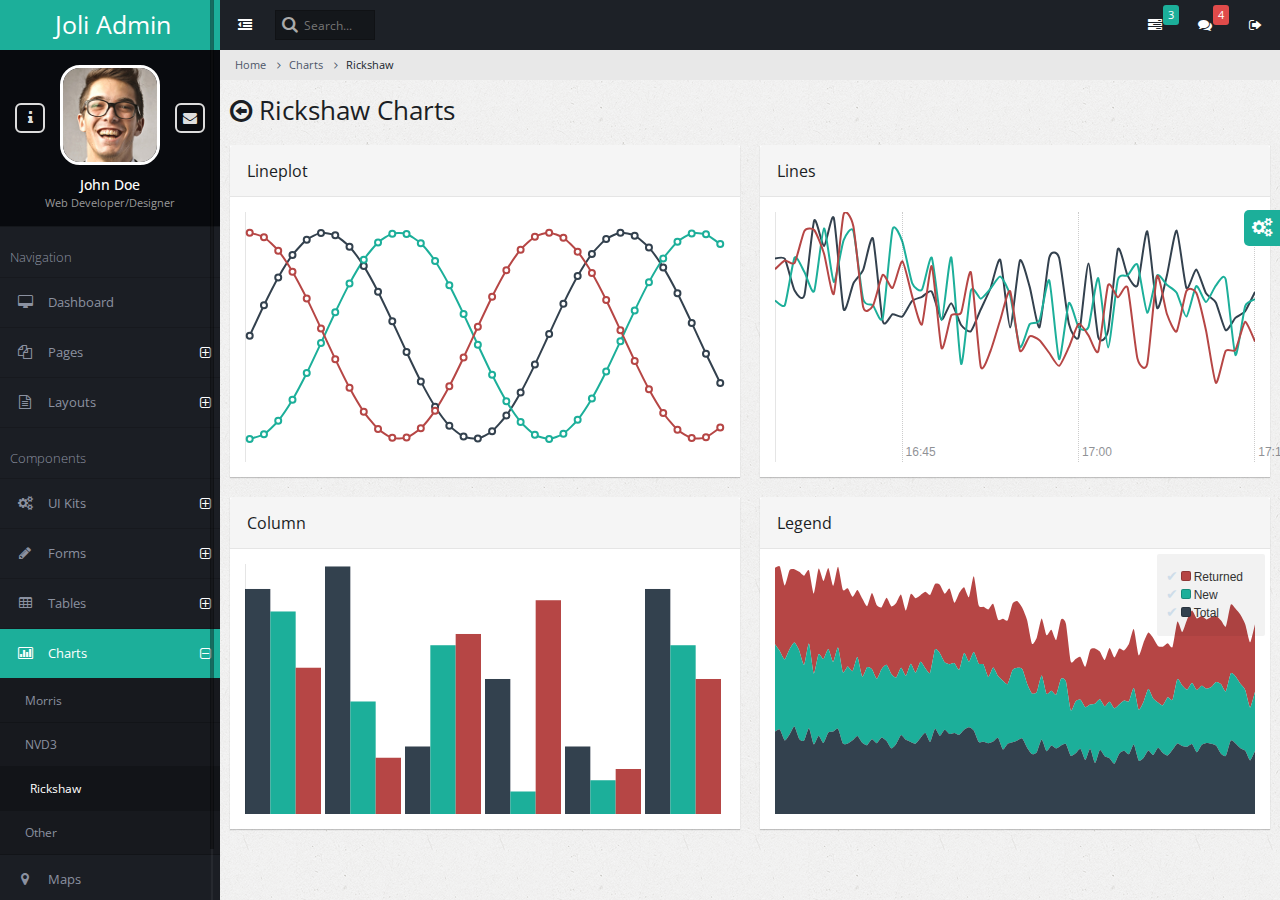
<file: iucsgroceryprocurementsystem/charts-rickshaw.html>
<!DOCTYPE html>
<html lang="en">
    <head>        
        <!-- META SECTION -->
        <title>Joli Admin - Responsive Bootstrap Admin Template</title>            
        <meta http-equiv="Content-Type" content="text/html; charset=utf-8" />
        <meta http-equiv="X-UA-Compatible" content="IE=edge" />
        <meta name="viewport" content="width=device-width, initial-scale=1" />
        
        <link rel="icon" href="favicon.ico" type="image/x-icon" />
        <!-- END META SECTION -->
        
        <!-- CSS INCLUDE -->        
        <link rel="stylesheet" type="text/css" id="theme" href="css/theme-default.css"/>
        <!-- EOF CSS INCLUDE -->                       
    </head>
    <body>
        <!-- START PAGE CONTAINER -->
        <div class="page-container">
            
            <!-- START PAGE SIDEBAR -->
            <div class="page-sidebar">
                <!-- START X-NAVIGATION -->
                <ul class="x-navigation">
                    <li class="xn-logo">
                        <a href="index.html">Joli Admin</a>
                        <a href="#" class="x-navigation-control"></a>
                    </li>
                    <li class="xn-profile">
                        <a href="#" class="profile-mini">
                            <img src="assets/images/users/avatar.jpg" alt="John Doe"/>
                        </a>
                        <div class="profile">
                            <div class="profile-image">
                                <img src="assets/images/users/avatar.jpg" alt="John Doe"/>
                            </div>
                            <div class="profile-data">
                                <div class="profile-data-name">John Doe</div>
                                <div class="profile-data-title">Web Developer/Designer</div>
                            </div>
                            <div class="profile-controls">
                                <a href="pages-profile.html" class="profile-control-left"><span class="fa fa-info"></span></a>
                                <a href="pages-messages.html" class="profile-control-right"><span class="fa fa-envelope"></span></a>
                            </div>
                        </div>                                                                        
                    </li>
                    <li class="xn-title">Navigation</li>                    
                    <li>
                        <a href="index.html"><span class="fa fa-desktop"></span> <span class="xn-text">Dashboard</span></a>
                    </li>
                    <li class="xn-openable">
                        <a href="#"><span class="fa fa-files-o"></span> <span class="xn-text">Pages</span></a>
                        <ul>
                            <li><a href="pages-gallery.html"><span class="fa fa-image"></span> Gallery</a></li>
                            <li><a href="pages-profile.html"><span class="fa fa-user"></span> Profile</a></li>
                            <li><a href="pages-address-book.html"><span class="fa fa-users"></span> Address Book</a></li>
                            <li class="xn-openable">
                                <a href="#"><span class="fa fa-clock-o"></span> Timeline</a>
                                <ul>
                                    <li><a href="pages-timeline.html"><span class="fa fa-align-center"></span> Default</a></li>
                                    <li><a href="pages-timeline-simple.html"><span class="fa fa-align-justify"></span> Full Width</a></li>
                                </ul>
                            </li>
                            <li class="xn-openable">
                                <a href="#"><span class="fa fa-envelope"></span> Mailbox</a>
                                <ul>
                                    <li><a href="pages-mailbox-inbox.html"><span class="fa fa-inbox"></span> Inbox</a></li>
                                    <li><a href="pages-mailbox-message.html"><span class="fa fa-file-text"></span> Message</a></li>
                                    <li><a href="pages-mailbox-compose.html"><span class="fa fa-pencil"></span> Compose</a></li>
                                </ul>
                            </li>
                            <li><a href="pages-messages.html"><span class="fa fa-comments"></span> Messages</a></li>
                            <li><a href="pages-calendar.html"><span class="fa fa-calendar"></span> Calendar</a></li>
                            <li><a href="pages-tasks.html"><span class="fa fa-edit"></span> Tasks</a></li>
                            <li><a href="pages-content-table.html"><span class="fa fa-columns"></span> Content Table</a></li>
                            <li><a href="pages-faq.html"><span class="fa fa-question-circle"></span> FAQ</a></li>
                            <li><a href="pages-search.html"><span class="fa fa-search"></span> Search</a></li>
                            <li class="xn-openable">
                                <a href="#"><span class="fa fa-file"></span> Blog</a>
                                
                                <ul>                                    
                                    <li><a href="pages-blog-list.html"><span class="fa fa-copy"></span> List of Posts</a></li>
                                    <li><a href="pages-blog-post.html"><span class="fa fa-file-o"></span>Single Post</a></li>
                                </ul>
                            </li>
                            <li class="xn-openable">
                                <a href="#"><span class="fa fa-sign-in"></span> Login</a>
                                <ul>                                    
                                    <li><a href="pages-login.html">App Login</a></li>
                                    <li><a href="pages-login-website.html">Website Login</a></li>
                                    <li><a href="pages-login-website-light.html"> Website Login Light</a></li>
                                </ul>
                            </li>                            
                            <li class="xn-openable">
                                <a href="#"><span class="fa fa-warning"></span> Error Pages</a>
                                <ul>                                    
                                    <li><a href="pages-error-404.html">Error 404 Sample 1</a></li>
                                    <li><a href="pages-error-404-2.html">Error 404 Sample 2</a></li>
                                    <li><a href="pages-error-500.html"> Error 500</a></li>
                                </ul>
                            </li>                            
                        </ul>
                    </li>
                    <li class="xn-openable">
                        <a href="#"><span class="fa fa-file-text-o"></span> <span class="xn-text">Layouts</span></a>
                        <ul>
                            <li><a href="layout-boxed.html">Boxed</a></li>
                            <li><a href="layout-nav-toggled.html">Navigation Toggled</a></li>
                            <li><a href="layout-nav-top.html">Navigation Top</a></li>
                            <li><a href="layout-nav-right.html">Navigation Right</a></li>
                            <li><a href="layout-nav-top-fixed.html">Top Navigation Fixed</a></li>                            
                            <li><a href="layout-nav-custom.html">Custom Navigation</a></li>
                            <li><a href="layout-frame-left.html">Frame Left Column</a></li>
                            <li><a href="layout-frame-right.html">Frame Right Column</a></li>
                            <li><a href="layout-search-left.html">Search Left Side</a></li>
                            <li><a href="blank.html">Blank Page</a></li>
                        </ul>
                    </li>                  
                    <li class="xn-title">Components</li>                    
                    <li class="xn-openable">
                        <a href="#"><span class="fa fa-cogs"></span> <span class="xn-text">UI Kits</span></a>
                        <ul>
                            <li><a href="ui-widgets.html"><span class="fa fa-heart"></span> Widgets</a></li>
                            <li><a href="ui-elements.html"><span class="fa fa-cogs"></span> Elements</a></li>
                            <li><a href="ui-buttons.html"><span class="fa fa-square-o"></span> Buttons</a></li>                            
                            <li><a href="ui-panels.html"><span class="fa fa-pencil-square-o"></span> Panels</a></li>
                            <li><a href="ui-icons.html"><span class="fa fa-magic"></span> Icons</a><div class="informer informer-warning">+679</div></li>
                            <li><a href="ui-typography.html"><span class="fa fa-pencil"></span> Typography</a></li>
                            <li><a href="ui-portlet.html"><span class="fa fa-th"></span> Portlet</a></li>
                            <li><a href="ui-sliders.html"><span class="fa fa-arrows-h"></span> Sliders</a></li>
                            <li><a href="ui-alerts-popups.html"><span class="fa fa-warning"></span> Alerts & Popups</a></li>                            
                            <li><a href="ui-lists.html"><span class="fa fa-list-ul"></span> Lists</a></li>
                            <li><a href="ui-tour.html"><span class="fa fa-random"></span> Tour</a></li>
                        </ul>
                    </li>                    
                    <li class="xn-openable">
                        <a href="#"><span class="fa fa-pencil"></span> <span class="xn-text">Forms</span></a>
                        <ul>
                            <li>
                                <a href="form-layouts-two-column.html"><span class="fa fa-tasks"></span> Form Layouts</a>
                                <div class="informer informer-danger">New</div>
                                <ul>
                                    <li><a href="form-layouts-one-column.html"><span class="fa fa-align-justify"></span> One Column</a></li>
                                    <li><a href="form-layouts-two-column.html"><span class="fa fa-th-large"></span> Two Column</a></li>
                                    <li><a href="form-layouts-tabbed.html"><span class="fa fa-table"></span> Tabbed</a></li>
                                    <li><a href="form-layouts-separated.html"><span class="fa fa-th-list"></span> Separated Rows</a></li>
                                </ul> 
                            </li>
                            <li><a href="form-elements.html"><span class="fa fa-file-text-o"></span> Elements</a></li>
                            <li><a href="form-validation.html"><span class="fa fa-list-alt"></span> Validation</a></li>
                            <li><a href="form-wizards.html"><span class="fa fa-arrow-right"></span> Wizards</a></li>
                            <li><a href="form-editors.html"><span class="fa fa-text-width"></span> WYSIWYG Editors</a></li>
                            <li><a href="form-file-handling.html"><span class="fa fa-floppy-o"></span> File Handling</a></li>
                        </ul>
                    </li>
                    <li class="xn-openable">
                        <a href="tables.html"><span class="fa fa-table"></span> <span class="xn-text">Tables</span></a>
                        <ul>                            
                            <li><a href="table-basic.html"><span class="fa fa-align-justify"></span> Basic</a></li>
                            <li><a href="table-datatables.html"><span class="fa fa-sort-alpha-desc"></span> Data Tables</a></li>
                            <li><a href="table-export.html"><span class="fa fa-download"></span> Export Tables</a></li>                            
                        </ul>
                    </li>
                    <li class="xn-openable active">
                        <a href="#"><span class="fa fa-bar-chart-o"></span> <span class="xn-text">Charts</span></a>
                        <ul>
                            <li><a href="charts-morris.html"><span class="xn-text">Morris</span></a></li>
                            <li><a href="charts-nvd3.html"><span class="xn-text">NVD3</span></a></li>
                            <li class="active"><a href="charts-rickshaw.html"><span class="xn-text">Rickshaw</span></a></li>
                            <li><a href="charts-other.html"><span class="xn-text">Other</span></a></li>
                        </ul>
                    </li>          
                    <li>
                        <a href="maps.html"><span class="fa fa-map-marker"></span> <span class="xn-text">Maps</span></a>
                    </li>                    
                    <li class="xn-openable">
                        <a href="#"><span class="fa fa-sitemap"></span> <span class="xn-text">Navigation Levels</span></a>
                        <ul>                            
                            <li class="xn-openable">
                                <a href="#">Second Level</a>
                                <ul>
                                    <li class="xn-openable">
                                        <a href="#">Third Level</a>
                                        <ul>
                                            <li class="xn-openable">
                                                <a href="#">Fourth Level</a>
                                                <ul>
                                                    <li><a href="#">Fifth Level</a></li>
                                                </ul>
                                            </li>
                                        </ul>
                                    </li>
                                </ul>
                            </li>                            
                        </ul>
                    </li>                    
                </ul>
                <!-- END X-NAVIGATION -->
            </div>
            <!-- END PAGE SIDEBAR -->
            
            <!-- PAGE CONTENT -->
            <div class="page-content">
                
                <!-- START X-NAVIGATION VERTICAL -->
                <ul class="x-navigation x-navigation-horizontal x-navigation-panel">
                    <!-- TOGGLE NAVIGATION -->
                    <li class="xn-icon-button">
                        <a href="#" class="x-navigation-minimize"><span class="fa fa-dedent"></span></a>
                    </li>
                    <!-- END TOGGLE NAVIGATION -->
                    <!-- SEARCH -->
                    <li class="xn-search">
                        <form role="form">
                            <input type="text" name="search" placeholder="Search..."/>
                        </form>
                    </li>   
                    <!-- END SEARCH -->
                    <!-- SIGN OUT -->
                    <li class="xn-icon-button pull-right">
                        <a href="#" class="mb-control" data-box="#mb-signout"><span class="fa fa-sign-out"></span></a>                        
                    </li> 
                    <!-- END SIGN OUT -->
                    <!-- MESSAGES -->
                    <li class="xn-icon-button pull-right">
                        <a href="#"><span class="fa fa-comments"></span></a>
                        <div class="informer informer-danger">4</div>
                        <div class="panel panel-primary animated zoomIn xn-drop-left xn-panel-dragging">
                            <div class="panel-heading">
                                <h3 class="panel-title"><span class="fa fa-comments"></span> Messages</h3>                                
                                <div class="pull-right">
                                    <span class="label label-danger">4 new</span>
                                </div>
                            </div>
                            <div class="panel-body list-group list-group-contacts scroll" style="height: 200px;">
                                <a href="#" class="list-group-item">
                                    <div class="list-group-status status-online"></div>
                                    <img src="assets/images/users/user2.jpg" class="pull-left" alt="John Doe"/>
                                    <span class="contacts-title">John Doe</span>
                                    <p>Praesent placerat tellus id augue condimentum</p>
                                </a>
                                <a href="#" class="list-group-item">
                                    <div class="list-group-status status-away"></div>
                                    <img src="assets/images/users/user.jpg" class="pull-left" alt="Dmitry Ivaniuk"/>
                                    <span class="contacts-title">Dmitry Ivaniuk</span>
                                    <p>Donec risus sapien, sagittis et magna quis</p>
                                </a>
                                <a href="#" class="list-group-item">
                                    <div class="list-group-status status-away"></div>
                                    <img src="assets/images/users/user3.jpg" class="pull-left" alt="Nadia Ali"/>
                                    <span class="contacts-title">Nadia Ali</span>
                                    <p>Mauris vel eros ut nunc rhoncus cursus sed</p>
                                </a>
                                <a href="#" class="list-group-item">
                                    <div class="list-group-status status-offline"></div>
                                    <img src="assets/images/users/user6.jpg" class="pull-left" alt="Darth Vader"/>
                                    <span class="contacts-title">Darth Vader</span>
                                    <p>I want my money back!</p>
                                </a>
                            </div>     
                            <div class="panel-footer text-center">
                                <a href="pages-messages.html">Show all messages</a>
                            </div>                            
                        </div>                        
                    </li>
                    <!-- END MESSAGES -->
                    <!-- TASKS -->
                    <li class="xn-icon-button pull-right">
                        <a href="#"><span class="fa fa-tasks"></span></a>
                        <div class="informer informer-warning">3</div>
                        <div class="panel panel-primary animated zoomIn xn-drop-left xn-panel-dragging">
                            <div class="panel-heading">
                                <h3 class="panel-title"><span class="fa fa-tasks"></span> Tasks</h3>                                
                                <div class="pull-right">
                                    <span class="label label-warning">3 active</span>
                                </div>
                            </div>
                            <div class="panel-body list-group scroll" style="height: 200px;">                                
                                <a class="list-group-item" href="#">
                                    <strong>Phasellus augue arcu, elementum</strong>
                                    <div class="progress progress-small progress-striped active">
                                        <div class="progress-bar progress-bar-danger" role="progressbar" aria-valuenow="50" aria-valuemin="0" aria-valuemax="100" style="width: 50%;">50%</div>
                                    </div>
                                    <small class="text-muted">John Doe, 25 Sep 2014 / 50%</small>
                                </a>
                                <a class="list-group-item" href="#">
                                    <strong>Aenean ac cursus</strong>
                                    <div class="progress progress-small progress-striped active">
                                        <div class="progress-bar progress-bar-warning" role="progressbar" aria-valuenow="80" aria-valuemin="0" aria-valuemax="100" style="width: 80%;">80%</div>
                                    </div>
                                    <small class="text-muted">Dmitry Ivaniuk, 24 Sep 2014 / 80%</small>
                                </a>
                                <a class="list-group-item" href="#">
                                    <strong>Lorem ipsum dolor</strong>
                                    <div class="progress progress-small progress-striped active">
                                        <div class="progress-bar progress-bar-success" role="progressbar" aria-valuenow="95" aria-valuemin="0" aria-valuemax="100" style="width: 95%;">95%</div>
                                    </div>
                                    <small class="text-muted">John Doe, 23 Sep 2014 / 95%</small>
                                </a>
                                <a class="list-group-item" href="#">
                                    <strong>Cras suscipit ac quam at tincidunt.</strong>
                                    <div class="progress progress-small">
                                        <div class="progress-bar" role="progressbar" aria-valuenow="100" aria-valuemin="0" aria-valuemax="100" style="width: 100%;">100%</div>
                                    </div>
                                    <small class="text-muted">John Doe, 21 Sep 2014 /</small><small class="text-success"> Done</small>
                                </a>                                
                            </div>     
                            <div class="panel-footer text-center">
                                <a href="pages-tasks.html">Show all tasks</a>
                            </div>                            
                        </div>                        
                    </li>
                    <!-- END TASKS -->
                </ul>
                <!-- END X-NAVIGATION VERTICAL -->                    
                
                <!-- START BREADCRUMB -->
                <ul class="breadcrumb">
                    <li><a href="#">Home</a></li>
                    <li><a href="#">Charts</a></li>
                    <li class="active">Rickshaw</li>
                </ul>
                <!-- END BREADCRUMB -->                
                                
                <!-- PAGE TITLE -->
                <div class="page-title">                    
                    <h2><span class="fa fa-arrow-circle-o-left"></span> Rickshaw Charts</h2>
                </div>
                <!-- END PAGE TITLE -->                

                <!-- PAGE CONTENT WRAPPER -->
                <div class="page-content-wrap">
                    
                    <div class="row">
                        
                        <div class="col-md-6">
                            <div class="panel panel-default">
                                <div class="panel-heading">
                                    <h3 class="panel-title">Lineplot</h3>
                                </div>
                                <div class="panel-body">                                    
                                    <div id="charts-lineplot"></div>
                                </div>
                            </div>
                        </div>
                        
                        <div class="col-md-6">
                            <div class="panel panel-default">
                                <div class="panel-heading">
                                    <h3 class="panel-title">Lines</h3>
                                </div>
                                <div class="panel-body">                                    
                                    <div id="charts-lines"></div>
                                </div>
                            </div>                            
                        </div>
                        
                    </div>
                    
                    <div class="row">
                        
                        <div class="col-md-6">
                            <div class="panel panel-default">
                                <div class="panel-heading">
                                    <h3 class="panel-title">Column</h3>
                                </div>
                                <div class="panel-body">                                    
                                    <div id="charts-column"></div>
                                </div>
                            </div>                                                        
                        </div>
                        
                        <div class="col-md-6">
                            <div class="panel panel-default">
                                <div class="panel-heading">
                                    <h3 class="panel-title">Legend</h3>
                                </div>
                                <div class="panel-body">                                    
                                    <div id="charts-legend"></div>
                                    <div class="chart-legend">
                                        <div id="legend"></div>
                                    </div>
                                </div>
                            </div>                            
                        </div>
                        
                    </div>                    
                    
                </div>
                <!-- END PAGE CONTENT WRAPPER -->                
            </div>            
            <!-- END PAGE CONTENT -->
        </div>
        <!-- END PAGE CONTAINER -->
        
        <!-- MESSAGE BOX-->
        <div class="message-box animated fadeIn" data-sound="alert" id="mb-signout">
            <div class="mb-container">
                <div class="mb-middle">
                    <div class="mb-title"><span class="fa fa-sign-out"></span> Log <strong>Out</strong> ?</div>
                    <div class="mb-content">
                        <p>Are you sure you want to log out?</p>                    
                        <p>Press No if youwant to continue work. Press Yes to logout current user.</p>
                    </div>
                    <div class="mb-footer">
                        <div class="pull-right">
                            <a href="pages-login.html" class="btn btn-success btn-lg">Yes</a>
                            <button class="btn btn-default btn-lg mb-control-close">No</button>
                        </div>
                    </div>
                </div>
            </div>
        </div>
        <!-- END MESSAGE BOX-->

        <!-- START PRELOADS -->
        <audio id="audio-alert" src="audio/alert.mp3" preload="auto"></audio>
        <audio id="audio-fail" src="audio/fail.mp3" preload="auto"></audio>
        <!-- END PRELOADS -->               
        
    <!-- START SCRIPTS -->
        <!-- START PLUGINS -->
        <script type="text/javascript" src="js/plugins/jquery/jquery.min.js"></script>
        <script type="text/javascript" src="js/plugins/jquery/jquery-ui.min.js"></script>
        <script type="text/javascript" src="js/plugins/bootstrap/bootstrap.min.js"></script>        
        <!-- END PLUGINS -->
        
        <!-- START THIS PAGE PLUGINS-->        
        <script type='text/javascript' src='js/plugins/icheck/icheck.min.js'></script>
        <script type="text/javascript" src="js/plugins/mcustomscrollbar/jquery.mCustomScrollbar.min.js"></script>
        
        <script type="text/javascript" src="js/plugins/rickshaw/d3.v3.js"></script>
        <script type="text/javascript" src="js/plugins/rickshaw/rickshaw.min.js"></script>     
        <!-- END THIS PAGE PLUGINS-->        
        
        <!-- START TEMPLATE -->
        <script type="text/javascript" src="js/settings.js"></script>
        
        <script type="text/javascript" src="js/plugins.js"></script>        
        <script type="text/javascript" src="js/actions.js"></script>
        <script type="text/javascript" src="js/demo_charts_rickshaw.js"></script>
        <!-- END TEMPLATE -->
    <!-- END SCRIPTS -->        
    </body>
</html>
</file>
<file: iucsgroceryprocurementsystem/fpdf/fpdf.css>
body {font-family:"Times New Roman",serif}
h1 {font:bold 135% Arial,sans-serif; color:#4000A0; margin-bottom:0.9em}
h2 {font:bold 95% Arial,sans-serif; color:#900000; margin-top:1.5em; margin-bottom:1em}
dl.param dt {text-decoration:underline}
dl.param dd {margin-top:1em; margin-bottom:1em}
dl.param ul {margin-top:1em; margin-bottom:1em}
tt, code, kbd {font-family:"Courier New",Courier,monospace; font-size:82%}
div.source {margin-top:1.4em; margin-bottom:1.3em}
div.source pre {display:table; border:1px solid #24246A; width:100%; margin:0em; font-family:inherit; font-size:100%}
div.source code {display:block; border:1px solid #C5C5EC; background-color:#F0F5FF; padding:6px; color:#000000}
div.doc-source {margin-top:1.4em; margin-bottom:1.3em}
div.doc-source pre {display:table; width:100%; margin:0em; font-family:inherit; font-size:100%}
div.doc-source code {display:block; background-color:#E0E0E0; padding:4px}
.kw {color:#000080; font-weight:bold}
.str {color:#CC0000}
.cmt {color:#008000}
p.demo {text-align:center; margin-top:-0.9em}
a.demo {text-decoration:none; font-weight:bold; color:#0000CC}
a.demo:link {text-decoration:none; font-weight:bold; color:#0000CC}
a.demo:hover {text-decoration:none; font-weight:bold; color:#0000FF}
a.demo:active {text-decoration:none; font-weight:bold; color:#0000FF}
</file>
<file: iucsgroceryprocurementsystem/css/theme-default.css>
@charset "UTF-8";

@import url(http://fonts.googleapis.com/css?family=Open+Sans:300italic,400italic,600italic,700italic,400,300,500,600,700&subset=latin,latin-ext);
@import "jquery/jquery-ui.min.css";
@import "bootstrap/bootstrap.min.css";
@import "fontawesome/font-awesome.min.css";
@import "summernote/summernote.css";
@import "codemirror/codemirror.css";
@import "nvd3/nv.d3.css";
@import "mcustomscrollbar/jquery.mCustomScrollbar.css";
@import "fullcalendar/fullcalendar.css";
@import "blueimp/blueimp-gallery.min.css";
@import "rickshaw/rickshaw.css";
@import "dropzone/dropzone.css";
@import "animate/animate.min.css";


/* PREDEFINED CLASSES */
.clearfix {
  zoom: 1;
}
.clearfix:before,
.clearfix:after {
  content: "";
  display: table;
}
.clearfix:after {
  clear: both;
}
.background-colorful {
  background: linear-gradient(left, #E04B4A 0%, #1caf9a 50%, #95b75d 100%);
  background: -o-linear-gradient(left, #E04B4A 0%, #1caf9a 50%, #95b75d 100%);
  background: -moz-linear-gradient(left, #E04B4A 0%, #1caf9a 50%, #95b75d 100%);
  background: -webkit-linear-gradient(left, #E04B4A 0%, #1caf9a 50%, #95b75d 100%);
  background: -ms-linear-gradient(left, #E04B4A 0%, #1caf9a 50%, #95b75d 100%);
  background: -webkit-gradient(linear, left top, right top, color-stop(0, #E04B4A), color-stop(0.5, #1caf9a), color-stop(1, #95b75d));
}
/* EOF PREDEFINED CLASSES */
html * {
  outline: none !important;
}
html,
body {
  min-height: 100%;
  padding: 0px;
  margin: 0px;
  background: #f5f5f5 url('../img/bg.png') left top repeat;
  position: relative;
  font-family: 'Open Sans', sans-serif;
  font-size: 12px;
  color: #22262e;
  overflow-x: hidden;
}
.body-full-height {
  height: 100%;
}
.body-full-height body {
  height: 100%;
}
.row {
  margin-left: 0px;
  margin-right: 0px;
}
.row [class^='col-xs-'],
.row [class^='col-sm-'],
.row [class^='col-md-'],
.row [class^='col-lg-'] {
  min-height: 1px;
  padding-left: 10px;
  padding-right: 10px;
}
.row.stacked [class^='col-xs-'],
.row.stacked [class^='col-sm-'],
.row.stacked [class^='col-md-'],
.row.stacked [class^='col-lg-'] {
  padding-left: 0px;
  padding-right: 0px;
}
/* PAGE CONTAINER */
.page-container {
  width: 100%;
  float: left;
  min-height: 100%;
  position: relative;
  background: #1b1e24;
  /* SIDEBAR */
  /* END SIDEBAR */
  /* CONTENT */
  /* END CONTENT */
  /* RTL CONTENT MODE */
  /* END RTL CONTENT MODE */
}
.page-container .page-sidebar {
  width: 220px;
  float: left;
  position: relative;
  z-index: 3;
}
.page-container .page-sidebar.page-sidebar-fixed {
  position: fixed;
}
.page-container.page-container-wide .page-sidebar {
  width: 50px;
}
.page-container .page-content {
  min-height: 100%;
  margin-left: 220px;
  background: #f5f5f5 url('../img/bg.png') left top repeat;
  position: relative;
  zoom: 1;
}
.page-container .page-content:before,
.page-container .page-content:after {
  content: "";
  display: table;
}
.page-container .page-content:after {
  clear: both;
}
.page-container .page-content .content-frame {
  float: left;
  width: 100%;
  position: relative;
  background: #f5f5f5 url('../img/bg.png') left top repeat;
}
.page-container .page-content .content-frame .content-frame-top {
  float: left;
  width: 100%;
  line-height: 30px;
  padding: 13px 15px 15px;
  background: rgba(0, 0, 0, 0.02);
  border-bottom: 1px solid #DDD;
  border-top: 1px solid #DDD;
}
.page-container .page-content .content-frame .content-frame-top .page-title {
  padding: 0px;
  width: auto;
}
.page-container .page-content .content-frame .content-frame-top .page-title h2 {
  margin-bottom: 0px;
  font-size: 22px;
}
.page-container .page-content .content-frame .content-frame-left {
  float: left;
  width: 300px;
  padding: 10px;
  min-height: 100%;
  background: rgba(0, 0, 0, 0.02);
  border-right: 1px solid #DDD;
}
.page-container .page-content .content-frame .content-frame-left.padding-0 {
  padding: 0px;
}
.page-container .page-content .content-frame .content-frame-left .block {
  padding: 0px;
  margin-bottom: 20px;
}
.page-container .page-content .content-frame .content-frame-left h4 {
  margin-top: 10px;
}
.page-container .page-content .content-frame .content-frame-left > .form-group {
  margin-bottom: 20px;
}
.page-container .page-content .content-frame .content-frame-right {
  float: right;
  width: 300px;
  padding: 10px;
  min-height: 100%;
  background: rgba(0, 0, 0, 0.02);
  border-left: 1px solid #DDD;
}
.page-container .page-content .content-frame .content-frame-right.padding-0 {
  padding: 0px;
}
.page-container .page-content .content-frame .content-frame-right.padding-0 .block {
  padding: 10px;
}
.page-container .page-content .content-frame .content-frame-right h4 {
  margin-top: 10px;
}
.page-container .page-content .content-frame .content-frame-right .block {
  padding: 0px;
  margin-bottom: 20px;
}
.page-container .page-content .content-frame .content-frame-right > .form-group {
  margin-bottom: 20px;
}
.page-container .page-content .content-frame .content-frame-body {
  padding: 70px 10px 10px 10px;
  margin-left: 300px;
}
.page-container .page-content .content-frame .content-frame-body.content-frame-body-left {
  margin-left: 0px;
  margin-right: 300px;
}
.page-container .page-content .content-frame .content-frame-left-toggle,
.page-container .page-content .content-frame .content-frame-right-toggle {
  display: none;
  margin-left: 5px;
}
.page-container .page-content .page-content-wrap {
  float: left;
  width: 100%;
}
.page-container.page-container-wide .page-content {
  margin-left: 50px;
  -webkit-transition: all 200ms ease;
  -moz-transition: all 200ms ease;
  -ms-transition: all 200ms ease;
  -o-transition: all 200ms ease;
  transition: all 200ms ease;
}
.page-container.page-navigation-toggled .page-content {
  margin-left: 50px;
}
.page-container.page-mode-rtl .page-sidebar {
  float: right;
}
.page-container.page-mode-rtl .page-sidebar.page-sidebar-fixed {
  right: 0px;
}
.page-container.page-mode-rtl .page-content {
  margin-left: 0px;
  margin-right: 220px;
}
.page-container.page-mode-rtl.page-container-wide .page-content {
  margin-right: 50px;
}
.page-container.page-navigation-top .page-content {
  margin-left: 0px;
}
.page-container.page-navigation-top-fixed .x-navigation.x-navigation-horizontal {
  position: fixed;
  padding-right: 220px;
  top: 0px;
}
.page-container.page-navigation-top-fixed .page-content {
  padding-top: 50px;
}
.page-container.page-navigation-top-fixed.page-navigation-toggled .x-navigation.x-navigation-horizontal {
  padding-right: 50px;
}
body.page-container-boxed {
  background: url("../img/backgrounds/wall_1.jpg") left top no-repeat fixed;
  padding: 20px 0px;
}
body.page-container-boxed .page-container {
  width: 1200px;
  float: none;
  margin: 0px auto;
  -moz-box-shadow: 1px 1px 2px 0px rgba(0, 0, 0, 0.2);
  -webkit-box-shadow: 1px 1px 2px 0px rgba(0, 0, 0, 0.2);
  box-shadow: 1px 1px 2px 0px rgba(0, 0, 0, 0.2);
  -moz-border-radius: 0px;
  -webkit-border-radius: 0px;
  border-radius: 0px;
}
/* END PAGE CONTAINER */
/* NAVIGATION */
.x-navigation,
.x-navigation ul {
  width: 100%;
  padding: 0px;
  margin: 0px;
  float: left;
  list-style: none;
  display: block;
  z-index: 3;
}
.x-navigation {
  background: #1b1e24;
  /* NAV LIST ELEMENT */
  /* END NAV LIST ELEMENT */
  /* NAV LIST FIRST ELEMENT */
  /* END NAV LIST FIRST ELEMENT */
  /* NAV HORIZONTAL MODE */
  /* END NAV HORIZONTAL MODE */
  /* NAV MINIMIZED MODE */
  /* END NAV MINIMIZED MODE */
  /* X-NAVIIGATION CUSTOM */
  /* END X-NAVIGATION CUSTOM */
  /* NAV SEARCH */
  /* END NAV SEARCH */
  /* NAV INFORMER */
  /* END NAV INFORMER */
}
.x-navigation li {
  float: left;
  display: block;
  width: 100%;
  padding: 0px;
  margin: 0px;
  position: relative;
}
.x-navigation li > a {
  display: block;
  float: left;
  width: 100%;
  line-height: 19px;
  color: #8b91a0;
  font-size: 13px;
  font-weight: 400;
  padding: 15px 10px 15px 15px;
  text-decoration: none;
  border-bottom: 1px solid #17191e;
  vertical-align: text-bottom;
}
.x-navigation li > a .fa,
.x-navigation li > a .glyphicon {
  color: #8b91a0;
  text-align: center;
  width: 20px;
  font-size: 14px;
  margin-right: 10px;
  vertical-align: baseline;
  -webkit-transition: color 200ms ease;
  -moz-transition: color 200ms ease;
  -ms-transition: color 200ms ease;
  -o-transition: color 200ms ease;
  transition: color 200ms ease;
}
.x-navigation li > a:hover {
  background: #262a33;
  color:#fff;
  -webkit-transition: all 200ms ease;
  -moz-transition: all 200ms ease;
  -ms-transition: all 200ms ease;
  -o-transition: all 200ms ease;
  transition: all 200ms ease;
}
.x-navigation li > a:hover .fa,
.x-navigation li > a:hover .glyphicon {
  color: #fff;
}
.x-navigation li > ul {
  background: #17191e;
  max-height: 0px;
  -webkit-transition: all 200ms ease;
  -moz-transition: all 200ms ease;
  -ms-transition: all 200ms ease;
  -o-transition: all 200ms ease;
  transition: all 200ms ease;
  overflow: hidden;
}
.x-navigation li > ul li > a {
  font-size: 12px;
  line-height: 19px;
  font-weight: 400;
  padding: 12px 10px;
  border-bottom-color: #121418;
}
.x-navigation li > ul li > a:hover {
  background: #121418;
  color: #ffffff;
}
.x-navigation li > ul li.active > a {
  background: #121418;
  color: #ffffff;
}
.x-navigation li.xn-openable:before {
  position: absolute;
  font-family: "FontAwesome";
  content: "\f196";
  font-size: 14px;
  width: 20px;
  height: 20px;
  color: #ffffff;
  right: 0px;
  top: 12px;
  cursor: pointer;
}
.x-navigation li.active.xn-openable:before {
  content: "\f147";
}
.x-navigation li.active > a {
  background: #1caf9a;
  color:#fff;
  -webkit-transition: all 200ms ease;
  -moz-transition: all 200ms ease;
  -ms-transition: all 200ms ease;
  -o-transition: all 200ms ease;
  transition: all 200ms ease;
}
.x-navigation li.active > a .fa,
.x-navigation li.active > a .glyphicon {
  color: #fff;
}
.x-navigation li.active > ul {
  max-height: 1200px;
}
.x-navigation li.xn-title {
  padding: 20px 10px 10px;
  line-height: 20px;
  font-weight: 300;
  font-size: 13px;
  color: #8b91a0;
  border-bottom: 1px solid #17191e;
}
.x-navigation > li.xn-openable:before {
  top: 15px;
}
.x-navigation > li > ul > li > a {
  padding-left: 25px;
}
.x-navigation > li > ul > li > a:hover {
  padding-left: 30px;
}
.x-navigation > li > ul > li.active > a {
  padding-left: 30px;
}
.x-navigation > li > ul > li > ul > li > a {
  padding-left: 40px;
}
.x-navigation > li > ul > li > ul > li > a:hover {
  padding-left: 45px;
}
.x-navigation > li > ul > li > ul > li.active > a {
  padding-left: 45px;
}
.x-navigation > li > ul > li > ul > li > ul > li > a {
  padding-left: 50px;
}
.x-navigation > li > ul > li > ul > li > ul > li > a:hover {
  padding-left: 55px;
}
.x-navigation > li > ul > li > ul > li > ul > li.active > a {
  padding-left: 55px;
}
.x-navigation > li > ul > li > ul > li > ul > li > ul > li > a {
  padding-left: 60px;
}
.x-navigation > li > ul > li > ul > li > ul > li > ul > li > a:hover {
  padding-left: 65px;
}
.x-navigation > li > ul > li > ul > li > ul > li > ul > li.active > a {
  padding-left: 65px;
}
.x-navigation > li:last-child > a {
  -moz-border-radius: 0px 0px 0px 5px;
  -webkit-border-radius: 0px 0px 0px 5px;
  border-radius: 0px 0px 0px 5px;
  border-bottom: 0px;
}
.x-navigation.x-navigation-horizontal {
  height: 50px;
  background: #1d2127;
}
.x-navigation.x-navigation-horizontal .xn-logo a {
  border-bottom: 0px;
  width: 200px;
}
.x-navigation.x-navigation-horizontal > li.xn-openable:before {
  display: none;
}
.x-navigation.x-navigation-horizontal > li > a {
  padding: 15px;
  border-bottom: 0px;
  line-height: 20px;
  color: #ffffff;
  text-shadow: none;
}
.x-navigation.x-navigation-horizontal > li > a:hover {
  background: #282d36;
}
.x-navigation.x-navigation-horizontal > li > a:hover .fa,
.x-navigation.x-navigation-horizontal > li > a:hover .glyphicon {
  color: #697b92;
}
.x-navigation.x-navigation-horizontal > li > a .fa,
.x-navigation.x-navigation-horizontal > li > a .glyphicon {
  color: #ffffff;
}
.x-navigation.x-navigation-horizontal > li.active > a {
  background: #282d36;
}
.x-navigation.x-navigation-horizontal > li.active > a .fa,
.x-navigation.x-navigation-horizontal > li.active > a .glyphicon {
  color: #697b92;
}
.x-navigation.x-navigation-horizontal > li ul {
  width: 220px;
  position: absolute;
  overflow: visible;
  display: none;
  -moz-border-radius: 3px;
  -webkit-border-radius: 3px;
  border-radius: 3px;
  -moz-box-shadow: 0px 2px 1px 0px rgba(0, 0, 0, 0.1);
  -webkit-box-shadow: 0px 2px 1px 0px rgba(0, 0, 0, 0.1);
  box-shadow: 0px 2px 1px 0px rgba(0, 0, 0, 0.1);
  z-index: 3;
}
.x-navigation.x-navigation-horizontal > li ul ul.xn-drop-white:after {
  border-right-color: #FFF;
}
.x-navigation.x-navigation-horizontal > li > ul {
  top: 60px;
  left: 0px;
}
.x-navigation.x-navigation-horizontal > li > ul.xn-drop-white:after {
  border-bottom-color: #FFF;
}
.x-navigation.x-navigation-horizontal > li > ul.xn-drop-left {
  left: auto;
  right: 0px;
}
.x-navigation.x-navigation-horizontal > li > ul.xn-drop-left.xn-drop-white ul:after {
  border-left-color: #FFF;
}
.x-navigation.x-navigation-horizontal > li > ul:after {
  bottom: 100%;
  left: 27px;
  border: solid transparent;
  content: " ";
  height: 0;
  width: 0;
  position: absolute;
  pointer-events: none;
  border-color: rgba(0, 0, 0, 0);
  border-bottom-color: #1b1e24;
  border-width: 5px;
  margin-left: -5px;
}
.x-navigation.x-navigation-horizontal > li > ul.xn-drop-left:after {
  right: 20px;
  left: auto;
}
.x-navigation.x-navigation-horizontal > li > ul.xn-drop-left:after ul {
  left: auto;
  right: 230px;
}
.x-navigation.x-navigation-horizontal > li > ul.xn-drop-left:after ul:after {
  right: auto;
  left: 100%;
  border: solid transparent;
  border-left-color: #1b1e24;
  border-width: 5px;
  margin-right: -5px;
}
.x-navigation.x-navigation-horizontal > li > ul ul {
  top: 0px;
  right: -230px;
}
.x-navigation.x-navigation-horizontal > li > ul ul:after {
  right: 100%;
  top: 23px;
  border: solid transparent;
  content: " ";
  height: 0;
  width: 0;
  position: absolute;
  pointer-events: none;
  border-color: rgba(0, 0, 0, 0);
  border-right-color: #1b1e24;
  border-width: 5px;
  margin-top: -5px;
}
.x-navigation.x-navigation-horizontal > li > ul li > a {
  padding-left: 10px;
}
.x-navigation.x-navigation-horizontal > li > ul li > a:hover {
  padding-left: 15px;
}
.x-navigation.x-navigation-horizontal > li > ul li.active > a {
  padding-left: 15px;
}
.x-navigation.x-navigation-horizontal > li li {
  width: 100%;
}
.x-navigation.x-navigation-horizontal > li li:first-child a {
  -moz-border-radius: 3px 3px 0px 0px;
  -webkit-border-radius: 3px 3px 0px 0px;
  border-radius: 3px 3px 0px 0px;
}
.x-navigation.x-navigation-horizontal > li li:last-child a {
  -moz-border-radius: 0px 0px 3px 3px;
  -webkit-border-radius: 0px 0px 3px 3px;
  border-radius: 0px 0px 3px 3px;
  border-bottom-color: transparent;
}
.x-navigation.x-navigation-horizontal > li li.xn-openable:before {
  content: "\f105";
}
.x-navigation.x-navigation-horizontal > li li.active.xn-openable:before {
  content: "\f104";
}
.x-navigation.x-navigation-horizontal > li:last-child > a {
  -moz-border-radius: 0px;
  -webkit-border-radius: 0px;
  border-radius: 0px;
}
.x-navigation.x-navigation-horizontal > li.last > a {
  -moz-border-radius: 0px 5px 0px 0px;
  -webkit-border-radius: 0px 5px 0px 0px;
  border-radius: 0px 5px 0px 0px;
}
.x-navigation.x-navigation-horizontal li {
  width: auto;
  position: relative;
}
.x-navigation.x-navigation-horizontal li.active > ul {
  display: block;
}
.x-navigation.x-navigation-horizontal li.xn-openable > a {
  padding-right: 20px;
}
.x-navigation.x-navigation-horizontal ul.xn-drop-white {
  background: #FFF;
}
.x-navigation.x-navigation-horizontal ul.xn-drop-white ul {
  background: #FFF;
}
.x-navigation.x-navigation-horizontal ul.xn-drop-white ul:after {
  border-right-color: #FFF;
}
.x-navigation.x-navigation-horizontal ul.xn-drop-white li > a {
  color: #333;
  text-shadow: none;
  border-bottom: 1px solid #E9E9E9;
}
.x-navigation.x-navigation-horizontal ul.xn-drop-white li > a:hover {
  background: #F5F5F5;
  color: #333;
}
.x-navigation.x-navigation-horizontal ul.xn-drop-white li > a .fa,
.x-navigation.x-navigation-horizontal ul.xn-drop-white li > a .glyphicon {
  color: #1b1e24;
}
.x-navigation.x-navigation-horizontal ul.xn-drop-white li.active > a {
  color: #333;
  text-shadow: none;
  border-bottom: 1px solid #E9E9E9;
}
.x-navigation.x-navigation-horizontal ul.xn-drop-white li.active.xn-openable:before {
  color: #333;
}
.x-navigation.x-navigation-horizontal .xn-icon-button > a {
  padding: 15px 10px;
  text-align: center;
  width: 50px;
}
.x-navigation.x-navigation-horizontal .xn-icon-button > a .fa,
.x-navigation.x-navigation-horizontal .xn-icon-button > a .glyphicon {
  margin: 0px;
}
.x-navigation.x-navigation-horizontal .xn-search {
  padding: 10px 5px;
}
.x-navigation.x-navigation-horizontal .xn-search input {
  width: 100px;
}
.x-navigation.x-navigation-horizontal .xn-search input:focus {
  width: 200px;
}
.x-navigation.x-navigation-horizontal .xn-search:before {
  left: 5px;
}
.x-navigation.x-navigation-minimized {
  width: 50px;
}
.x-navigation.x-navigation-minimized .xn-text {
  display: none;
}
.x-navigation.x-navigation-minimized .xn-visible {
  display: block;
}
.x-navigation.x-navigation-minimized li {
  width: auto;
  position: relative;
}
.x-navigation.x-navigation-minimized li.xn-profile .profile-mini {
  display: block;
}
.x-navigation.x-navigation-minimized li.xn-profile .profile:after {
  right: 100%;
  top: 23px;
  border: solid transparent;
  content: " ";
  height: 0;
  width: 0;
  position: absolute;
  pointer-events: none;
  border-color: rgba(0, 0, 0, 0);
  border-right-color: #1b1e24;
  border-width: 5px;
  margin-top: -5px;
}
.x-navigation.x-navigation-minimized li.xn-title {
  display: none;
}
.x-navigation.x-navigation-minimized li.active > ul {
  display: block;
}
.x-navigation.x-navigation-minimized li ul {
  top: 0px;
  right: -230px;
  -moz-box-shadow: 0px 2px 1px 0px rgba(0, 0, 0, 0.1);
  -webkit-box-shadow: 0px 2px 1px 0px rgba(0, 0, 0, 0.1);
  box-shadow: 0px 2px 1px 0px rgba(0, 0, 0, 0.1);
}
.x-navigation.x-navigation-minimized li ul:after {
  right: 100%;
  top: 23px;
  border: solid transparent;
  content: " ";
  height: 0;
  width: 0;
  position: absolute;
  pointer-events: none;
  border-color: rgba(0, 0, 0, 0);
  border-right-color: #1b1e24;
  border-width: 5px;
  margin-top: -5px;
}
.x-navigation.x-navigation-minimized li ul li > a {
  padding-left: 15px !important;
}
.x-navigation.x-navigation-minimized li ul li > a:hover {
  padding-left: 20px !important;
}
.x-navigation.x-navigation-minimized li ul li.active > a {
  padding-left: 20px !important;
}
.x-navigation.x-navigation-minimized li ul li:first-child > a {
  -moz-border-radius: 3px 3px 0px 0px;
  -webkit-border-radius: 3px 3px 0px 0px;
  border-radius: 3px 3px 0px 0px;
}
.x-navigation.x-navigation-minimized li ul li:last-child > a {
  border-bottom: 0px;
  -moz-border-radius: 0px 0px 3px 3px;
  -webkit-border-radius: 0px 0px 3px 3px;
  border-radius: 0px 0px 3px 3px;
}
.x-navigation.x-navigation-minimized > li {
  width: 100%;
}
.x-navigation.x-navigation-minimized > li > a {
  padding: 15px 10px;
  text-align: center;
}
.x-navigation.x-navigation-minimized > li > a .fa,
.x-navigation.x-navigation-minimized > li > a .glyphicon {
  margin: 0px;
}
.x-navigation.x-navigation-minimized > li ul {
  width: 220px;
  position: absolute;
  overflow: visible;
  display: none;
  -moz-border-radius: 3px;
  -webkit-border-radius: 3px;
  border-radius: 3px;
}
.x-navigation.x-navigation-minimized > li li {
  width: 100%;
}
.x-navigation.x-navigation-minimized > li li.xn-openable:before {
  content: "\f105";
}
.x-navigation.x-navigation-minimized > li li.active.xn-openable:before {
  content: "\f104";
}
.x-navigation.x-navigation-minimized > li.active:before,
.x-navigation.x-navigation-minimized > li.xn-openable:before {
  display: none;
}
.x-navigation.x-navigation-minimized > li.xn-logo > a:first-child {
  padding: 0px;
  width: 50px;
  background-image: url("../img/logo-small.png");
}
.x-navigation.x-navigation-minimized .xn-search input {
  width: 30px;
  padding: 0px 2px 0px 28px;
}
.x-navigation.x-navigation-minimized .xn-search input:focus {
  width: 200px;
  padding: 0px 8px 0px 28px;
}
.x-navigation.x-navigation-custom li ul {
  background: #14171b;
}
.x-navigation.x-navigation-custom li > a {
  border-bottom: 0px;
}
.x-navigation.x-navigation-custom li > a:hover {
  background: #121418;
}
.x-navigation.x-navigation-custom li > a:hover .fa,
.x-navigation.x-navigation-custom li > a:hover .glyphicon {
  color: #b5c1d1;
}
.x-navigation.x-navigation-custom li > a .fa,
.x-navigation.x-navigation-custom li > a .glyphicon {
  color: #DDD;
}
.x-navigation.x-navigation-custom li.active > a {
  background: #121418;
}
.x-navigation.x-navigation-custom li.active > a .fa,
.x-navigation.x-navigation-custom li.active > a .glyphicon {
  color: #b5c1d1;
}
.x-navigation.x-navigation-custom > li > a {
  padding: 12px 10px 12px 12px;
  border-bottom: 0px;
  font-size: 13px;
  color: #CCC;
  border-left: 3px solid transparent;
}
.x-navigation.x-navigation-custom > li > a:hover {
  color: #FFF;
  background: #1f232a;
}
.x-navigation.x-navigation-custom > li.active > a {
  color: #FFF;
  background: #1f232a;
  border-left: 3px solid #b5c1d1;
}
.x-navigation.x-navigation-custom > li.xn-openable:before {
  color: #CCC;
  top: 12px;
}
.x-navigation.x-navigation-custom > li.xn-title {
  border-bottom: 0px;
}
.x-navigation.x-navigation-custom > li.xn-logo > a {
  border-left: 0px;
}
.x-navigation.x-navigation-custom > li.xn-logo > a:hover {
  background-color: #0c0d10;
}
.x-navigation.x-navigation-custom.x-navigation-minimized > li > a {
  padding: 15px 10px 15px 7px;
}
.x-navigation.x-navigation-custom.x-navigation-minimized > li.xn-profile > a {
  border-left: 0px;
  padding: 7px;
}
.x-navigation .xn-search {
  padding: 10px 10px 0px 9px;
  position: relative;
}
.x-navigation .xn-search input {
  width: 200px;
  height: 30px;
  padding: 0px 8px 0px 28px;
  line-height: 25px;
  border: 1px solid #101215;
  background: #14171b;
  color: #AAA;
  -webkit-transition: all 200ms ease;
  -moz-transition: all 200ms ease;
  -ms-transition: all 200ms ease;
  -o-transition: all 200ms ease;
  transition: all 200ms ease;
  -moz-border-radius: 0px;
  -webkit-border-radius: 0px;
  border-radius: 0px;
}
.x-navigation .xn-search:before {
  content: "\f002";
  font-family: FontAwesome;
  position: absolute;
  width: 30px;
  height: 30px;
  text-align: center;
  font-size: 17px;
  line-height: 28px;
  color: #AAA;
  left: 10px;
  top: 10px;
  z-index: 2;
  cursor: pointer;
}
.x-navigation .xn-visible {
  display: none;
}
.x-navigation .x-navigation-control {
  position: absolute;
  right: 0px;
  width: 50px;
  height: 50px;
  cursor: pointer;
  display: none;
}
.x-navigation .x-navigation-control:hover {
  background: #0c0d10;
  border-bottom: 0px;
}
.x-navigation .x-navigation-control:before {
  position: absolute;
  font-family: "FontAwesome";
  content: "\f0c9";
  font-size: 14px;
  top: 14px;
  left: 20px;
  color: #FFF;
  text-shadow: 1px 2px 2px rgba(0, 0, 0, 0.3);
}
.x-navigation > li.xn-logo > a {
  border-bottom: 0px;
}
.x-navigation > li.xn-logo > a:first-child {
 font-size: 25px;
 border-bottom: 0px;
 color: #FFF;
 height: 50px;
 text-align: center;
 background: #1caf9a;
}
.x-navigation > li.xn-logo > a:first-child:hover {
  background-color: #1caf9a;
}
.x-navigation > li.xn-profile {
  padding: 0px;
  border-bottom: 1px solid #14171b;
}
.x-navigation > li.xn-profile .profile-data-name {
  color: #ffffff;
}
.x-navigation > li.xn-profile .profile-mini {
  display: none;
  width: 50px;
  padding: 7px;
}
.x-navigation > li.xn-profile .profile-mini img {
  width: 36px;
  border: 2px solid #FFF;
  -moz-border-radius: 20%;
  -webkit-border-radius: 20%;
  border-radius: 20%;
}
.x-navigation .informer {
  font-size: 11px;
  position: absolute;
  line-height: 20px;
  text-align: center;
  padding: 0px 5px;
  background: #BBB;
  right: 10px;
  top: 15px;
  color: #FFF;
  -moz-border-radius: 3px;
  -webkit-border-radius: 3px;
  border-radius: 3px;
}
.x-navigation .informer.pulsate {
  -webkit-animation: pulsate 1s ease-out;
  -webkit-animation-iteration-count: infinite;
  -moz-animation: pulsate 1s ease-out;
  -moz-animation-iteration-count: infinite;
  animation: pulsate 1s ease-out;
  animation-iteration-count: infinite;
}
.x-navigation .informer.informer-primary {
  background: #1b1e24;
}
.x-navigation .informer.informer-success {
  background: #95b75d;
}
.x-navigation .informer.informer-info {
  background: #1caf9a;
}
.x-navigation .informer.informer-warning {
  background: #1caf9a;
}
.x-navigation .informer.informer-danger {
  background: #E04B4A;
}
.x-navigation li li .informer {
  top: 12px;
}
.x-navigation .xn-icon-button .informer {
  left: auto;
  bottom: auto;
  right: 1px;
  top: 5px;
}
.page-container.page-mode-rtl .x-navigation.x-navigation-minimized li ul {
  top: 0px;
  right: auto;
  left: -230px;
}
.page-container.page-mode-rtl .x-navigation.x-navigation-minimized li ul:after {
  right: auto;
  left: 100%;
  border-right-color: transparent;
  border-left-color: #1b1e24;
}
.page-container.page-mode-rtl .x-navigation.x-navigation-minimized li .profile {
  right: auto;
  left: -230px;
}
.page-container.page-mode-rtl .x-navigation.x-navigation-minimized li .profile:after {
  right: auto;
  left: 100%;
  border-right-color: transparent;
  border-left-color: #1b1e24;
}
.page-container-boxed .x-navigation {
  -moz-border-radius: 5px 0px 0px 5px;
  -webkit-border-radius: 5px 0px 0px 5px;
  border-radius: 5px 0px 0px 5px;
}
.page-container-boxed .x-navigation .xn-logo a {
  -moz-border-radius: 5px 0px 0px 0px;
  -webkit-border-radius: 5px 0px 0px 0px;
  border-radius: 5px 0px 0px 0px;
}
.page-container-boxed .x-navigation.x-navigation-horizontal {
  -moz-border-radius: 5px 5px 0px 0px;
  -webkit-border-radius: 5px 5px 0px 0px;
  border-radius: 5px 5px 0px 0px;
}
.page-container-boxed .x-navigation.x-navigation-horizontal.x-navigation-panel {
  -moz-border-radius: 0px 5px 0px 0px;
  -webkit-border-radius: 0px 5px 0px 0px;
  border-radius: 0px 5px 0px 0px;
}
.page-container-boxed .page-container .page-content {
  -moz-border-radius: 0px 5px 5px 0px;
  -webkit-border-radius: 0px 5px 5px 0px;
  border-radius: 0px 5px 5px 0px;
}
.page-container-boxed .page-container.page-mode-rtl .page-content {
  -moz-border-radius: 0px;
  -webkit-border-radius: 0px;
  border-radius: 0px;
}
.page-container-boxed .page-container.page-mode-rtl .page-sidebar .x-navigation {
  -moz-border-radius: 0px 5px 5px 0px;
  -webkit-border-radius: 0px 5px 5px 0px;
  border-radius: 0px 5px 5px 0px;
}
.page-container-boxed .page-container.page-mode-rtl .page-sidebar .x-navigation .xn-logo a {
  -moz-border-radius: 0px 5px 0px 0px;
  -webkit-border-radius: 0px 5px 0px 0px;
  border-radius: 0px 5px 0px 0px;
}
.page-container-boxed .page-container.page-mode-rtl .x-navigation.x-navigation-horizontal {
  -moz-border-radius: 5px 0px 0px 0px;
  -webkit-border-radius: 5px 0px 0px 0px;
  border-radius: 5px 0px 0px 0px;
}
.page-container-boxed .page-container.page-mode-rtl .x-navigation.x-navigation-horizontal.x-navigation-panel {
  -moz-border-radius: 5px 0px 0px 0px;
  -webkit-border-radius: 5px 0px 0px 0px;
  border-radius: 5px 0px 0px 0px;
}
.page-container-boxed .page-container.page-mode-rtl .x-navigation.x-navigation-horizontal > li:first-child a {
  -moz-border-radius: 5px 0px 0px 0px;
  -webkit-border-radius: 5px 0px 0px 0px;
  border-radius: 5px 0px 0px 0px;
}
/* END NAVIGATION */
/* PROFILE */
.profile {
  width: 100%;
  float: left;
  padding: 15px 10px;
  position: relative;
  background: #080a0e;
}
.profile .profile-image {
  float: left;
  width: 100%;
  margin: 0px 0px 10px;
  text-align: center;
}
.profile .profile-image img {
  width: 100px;
  border: 3px solid #FFF;
  -moz-border-radius: 20%;
  -webkit-border-radius: 20%;
  border-radius: 20%;
}
.profile .profile-data {
  width: 100%;
  float: left;
  text-align: center;
}
.profile .profile-data .profile-data-name {
  width: 100%;
  float: left;
  font-size: 14px;
  font-weight: 500;
  color: #FFF;
}
.profile .profile-data .profile-data-title {
  width: 100%;
  float: left;
  font-size: 11px;
  font-weight: 400;
  color: #999;
}
.profile .profile-controls a {
  width: 30px;
  height: 30px;
  font-size: 14px;
  color: #DDD;
  border: 2px solid #DDD;
  line-height: 25px;
  position: absolute;
  -moz-border-radius: 20%;
  -webkit-border-radius: 20%;
  border-radius: 20%;
  padding: 0px;
  -webkit-transition: all 200ms ease;
  -moz-transition: all 200ms ease;
  -ms-transition: all 200ms ease;
  -o-transition: all 200ms ease;
  transition: all 200ms ease;
}
.profile .profile-controls a.profile-control-left {
  left: 15px;
  top: 53px;
  text-align: center;
}
.profile .profile-controls a.profile-control-right {
  right: 15px;
  top: 53px;
  text-align: center;
}
.profile .profile-controls a .fa,
.profile .profile-controls a .glyphicon {
  width: auto;
  margin-right: auto;
}
.profile .profile-controls a:hover {
  border-color: #FFF;
  color: #FFF;
}
/* X-NAVIGATION FEATURES */
.x-navigation.x-navigation-minimized .profile {
  width: 220px;
  background: #1b1e24;
  position: absolute;
  top: 4px;
  right: -230px;
  display: none;
  -moz-border-radius: 3px;
  -webkit-border-radius: 3px;
  border-radius: 3px;
}
.x-navigation.x-navigation-minimized li.active .profile {
  display: block;
}
.x-navigation.x-navigation-minimized .profile-mini {
  display: block;
  border-bottom: 0px;
}
/* END X-NAVIGATION FEATURES */
/* END PROFILE */
/* BLOCK */
.block {
  padding: 5px 10px;
  float: left;
  width: 100%;
  margin-bottom: 20px;
}
.block-full-width {
  padding: 0px;
  float: left;
  width: 100%;
  position: relative;
}
/* END BLOCK */
/* BREADCRUMB */
.breadcrumb {
  float: left;
  width: 100%;
  background: #e8e8e8;
  margin-bottom: 10px;
  padding: 6px 15px 7px;
  -moz-border-radius: 0px;
  -webkit-border-radius: 0px;
  border-radius: 0px;
}
.breadcrumb li,
.breadcrumb li a {
  font-size: 11px;
  line-height: 12px;
  color: #4d5669;
  text-decoration: none;
}
.breadcrumb li:hover,
.breadcrumb li a:hover {
  color: #22262e;
}
.breadcrumb li:last-child {
  color: #22262e;
}
.breadcrumb > li + li:before {
  font-family: "FontAwesome";
  content: "\f105";
  color: #4d5669;
  padding: 0px 8px;
}
/* EOF BREADCRUMB */
/* Progress list */
.progress-list {
  float: left;
  width: 100%;
  padding: 0px 5px;
  font-size: 11px;
}
.progress-list .progress {
  clear: both;
  margin-top: 20px;
}
/* end progress list*/
/* LIST TAGS */
.list-tags {
  float: left;
  width: 100%;
  list-style: none;
  padding: 0px;
  margin: 0px;
}
.list-tags li {
  float: left;
  display: block;
  position: relative;
}
.list-tags li a {
  display: block;
  float: left;
  background: #F5F5F5;
  border: 1px solid #D5D5D5;
  -moz-border-radius: 3px;
  -webkit-border-radius: 3px;
  border-radius: 3px;
  line-height: 23px;
  font-size: 11px;
  margin: 0px 5px 5px 0px;
  padding: 0px 8px;
  color: #22262e;
}
.list-tags li a:hover {
  text-decoration: none;
  background: #F0F0F0;
}
/* END LIST TAGS */
/* LIST GROUP */
.list-group {
  margin: 0px;
}
.list-group .list-group-item {
  line-height: 20px;
}
.list-group .list-group-item .fa {
  margin-right: 10px;
}
.list-group .list-group-item .btn .fa {
  margin-right: 0px;
}
.list-group .list-group-item .progress {
  margin: 5px 0px;
}
.list-group .list-group-item.active .badge {
  color: #22262e;
}
.list-group .list-group-item:last-child {
  border-bottom: 0px;
}
.list-group.list-group-simple {
  border: 0px;
  background: transparent;
}
.list-group.list-group-simple .list-group-item {
  border: 0px;
  background: transparent;
  padding: 5px 10px;
}
.list-group.border-bottom .list-group-item:last-child {
  border-bottom: 1px solid #E5E5E5;
}
.list-group.list-group-navigation {
  border: 0px;
  float: left;
  width: 100%;
}
.list-group.list-group-navigation .list-group-item {
  border-left: 0px;
  border-right: 0px;
  -moz-border-radius: 0px;
  -webkit-border-radius: 0px;
  border-radius: 0px;
}
.padding-0 .list-group {
  border: 0px;
}
.padding-0 .list-group .list-group-item {
  border-width: 1px 0px 0px 0px;
  -moz-border-radius: 0px;
  -webkit-border-radius: 0px;
  border-radius: 0px;
}
.padding-0 .list-group .list-group-item:first-child {
  border-top: 0px;
}
.list-group-item.active,
.list-group-item.active:hover,
.list-group-item.active:focus {
  background: #1b1e24;
  border-color: #1b1e24;
}
.list-group-item {
  border-color: #E5E5E5;
}
a.list-group-item:hover,
a.list-group-item:focus {
  background: #F9F9F9;
}
/* LIST GROUP CONTACTS */
.list-group-contacts .list-group-item {
  padding: 10px;
}
.list-group-contacts .list-group-item img {
  border: 2px solid #F5F5F5;
  -moz-border-radius: 20%;
  -webkit-border-radius: 20%;
  border-radius: 20%;
  width: 40px;
  margin-right: 10px;
}
.list-group-contacts .list-group-item .contacts-title {
  font-size: 13px;
  font-weight: 600;
  line-height: 20px;
}
.list-group-contacts .list-group-item p {
  margin-bottom: 0px;
  line-height: 20px;
}
.list-group-contacts .list-group-item.active {
  background: #F5F5F5;
  border-color: #E5E5E5;
  color: #22262e;
}
.list-group-controls {
  position: absolute;
  right: 10px;
  top: 15px;
}
.list-group-status {
  float: left;
  margin-right: 10px;
  height: 40px;
  width: 10px;
  position: relative;
}
.list-group-status:after {
  position: absolute;
  left: 0px;
  top: 15px;
  width: 10px;
  height: 10px;
  -moz-border-radius: 20%;
  -webkit-border-radius: 20%;
  border-radius: 20%;
  content: " ";
}
.list-group-status.status-online:after {
  background: #95b75d;
}
.list-group-status.status-away:after {
  background: #1caf9a;
}
.list-group-status.status-offline:after {
  background: #CCC;
}
/* END LIST GROUP CONTACTS */
/* EOF LIST GROUP */
/* FRIENDS */
.friend {
  width: 100%;
  float: left;
  text-align: center;
  padding: 10px 0px;
  color: #22262e;
  font-weight: 600;
  display: block;
  opacity: 0.8;
  filter: alpha(opacity = 80);
  -webkit-transition: opacity 200ms ease-in-out;
  -moz-transition: opacity 200ms ease-in-out;
  -ms-transition: opacity 200ms ease-in-out;
  -o-transition: opacity 200ms ease-in-out;
  transition: opacity 200ms ease-in-out;
}
.friend img {
  width: 100%;
  border: 3px solid #F5F5F5;
  -moz-border-radius: 20%;
  -webkit-border-radius: 20%;
  border-radius: 20%;
}
.friend span {
  display: block;
  line-height: 20px;
  margin-top: 5px;
  font-size: 11px;
}
.friend:hover {
  text-decoration: none;
  opacity: 1;
  filter: alpha(opacity = 100);
  color: #1b1e24;
}
/* FRIENDS */
/* PANELS */
.panel {
  float: left;
  width: 100%;
  -moz-border-radius: 0px;
  -webkit-border-radius: 0px;
  border-radius: 0px;
  border: 0px;
  border-top: 2px solid #E5E5E5;
  margin-bottom: 20px;
  position: relative;
  -moz-box-shadow: 0px 1px 1px 0px rgba(0, 0, 0, 0.2);
  -webkit-box-shadow: 0px 1px 1px 0px rgba(0, 0, 0, 0.2);
  box-shadow: 0px 1px 1px 0px rgba(0, 0, 0, 0.2);
}
.panel.panel-default {
  border-top-color: #F5F5F5;
  border-top-width: 1px;
}
.panel.panel-primary {
  border-top-color: #1b1e24;
}
.panel.panel-success {
  border-top-color: #95b75d;
}
.panel.panel-info {
  border-top-color: #1caf9a;
}
.panel.panel-warning {
  border-top-color: #1caf9a;
}
.panel.panel-danger {
  border-top-color: #E04B4A;
}
.panel.panel-colorful:before {
  content: "";
  width: 100%;
  height: 2px;
  background: linear-gradient(left, #E04B4A 0%, #1caf9a 50%, #95b75d 100%);
  background: -o-linear-gradient(left, #E04B4A 0%, #1caf9a 50%, #95b75d 100%);
  background: -moz-linear-gradient(left, #E04B4A 0%, #1caf9a 50%, #95b75d 100%);
  background: -webkit-linear-gradient(left, #E04B4A 0%, #1caf9a 50%, #95b75d 100%);
  background: -ms-linear-gradient(left, #E04B4A 0%, #1caf9a 50%, #95b75d 100%);
  background: -webkit-gradient(linear, left top, right top, color-stop(0, #E04B4A), color-stop(0.5, #1caf9a), color-stop(1, #95b75d));
  display: block;
  left: 0px;
  top: 0px;
}
.panel .panel-heading {
  padding: 10px;
}
.panel .panel-heading .panel-title-image {
  float: left;
  width: 30px;
  border: 2px solid #D5D5D5;
  -moz-border-radius: 20%;
  -webkit-border-radius: 20%;
  border-radius: 20%;
  margin-right: 5px;
}
.panel .panel-heading .panel-title {
  margin-left: 7px;
}
.panel .panel-heading .panel-title-box {
  float: left;
}
.panel .panel-heading .panel-title-box h3 {
  font-size: 14px;
  font-weight: 600;
  line-height: 18px;
  color: #1b1e24;
  padding: 0px;
  margin: 0px;
}
.panel .panel-heading .panel-title-box span {
  font-size: 12px;
  color: #586377;
  font-weight: 400;
  line-height: 12px;
}
.panel .panel-heading,
.panel .panel-footer,
.panel .panel-body {
  float: left;
  width: 100%;
}
.panel .panel-body {
  padding: 15px;
  position: relative;
}
.panel .panel-body.scroll {
  padding-right: 0px;
}
.panel .panel-body.panel-body-map {
  padding: 5px;
}
.panel .panel-body.panel-body-image {
  padding: 0px;
  margin-bottom: 10px;
  position: relative;
}
.panel .panel-body.panel-body-image img {
  -moz-border-radius: 5px 5px 0px 0px;
  -webkit-border-radius: 5px 5px 0px 0px;
  border-radius: 5px 5px 0px 0px;
  width: 100%;
}
.panel .panel-body.panel-body-image .panel-body-inform {
  width: 30px;
  height: 30px;
  position: absolute;
  bottom: -15px;
  left: 50%;
  background: #1caf9a;
  color: #FFF;
  -moz-border-radius: 0px;
  -webkit-border-radius: 0px;
  border-radius: 0px;
  margin-left: -15px;
  text-align: center;
  line-height: 30px;
  padding-left: 1px;
  padding-top: 1px;
  -ms-transform: rotate(45deg);
  -webkit-transform: rotate(45deg);
  transform: rotate(45deg);
}
.panel .panel-body.panel-body-image .panel-body-inform.inform-primary {
  background: #1b1e24;
}
.panel .panel-body.panel-body-image .panel-body-inform.inform-success {
  background: #95b75d;
}
.panel .panel-body.panel-body-image .panel-body-inform.inform-warning {
  background: #1caf9a;
}
.panel .panel-body.panel-body-image .panel-body-inform.inform-danger {
  background: #E04B4A;
}
.panel .panel-body.panel-body-image .panel-body-inform .fa {
  font-size: 16px;
  color: #FFF;
  -ms-transform: rotate(-45deg);
  -webkit-transform: rotate(-45deg);
  transform: rotate(-45deg);
}
.panel .panel-body.list-group {
  padding: 0px;
}
.panel .panel-body.profile {
  -moz-border-radius: 5px 5px 0px 0px;
  -webkit-border-radius: 5px 5px 0px 0px;
  border-radius: 5px 5px 0px 0px;
}
.panel .panel-body.panel-body-search {
  padding: 5px;
}
.panel .panel-body.panel-body-half .panel-body {
  width: 50%;
  height: 100%;
}
.panel .panel-body.panel-body-half .panel-body:nth-child(2n) {
  padding-left: 25px;
}
.panel .panel-body.panel-body-half .panel-body.panel-body-image {
  margin-bottom: 0px;
}
.panel .panel-body.panel-body-half .panel-body.panel-body-image .panel-body-inform {
  bottom: auto;
  left: auto;
  right: -15px;
  top: 50%;
  margin-left: 0px;
  margin-top: -15px;
}
.panel .panel-title {
  font-size: 16px;
  font-weight: 400;
  line-height: 30px;
  display: block;
  float: left;
  color: #1b1e24;
}
.panel .panel-footer {
  background: #F5F5F5;
  border: 0px;
  border-top: 1px solid #E3E3E3;
  line-height: 30px;
  padding: 10px;
}
.panel-default .panel-heading,
.panel-primary .panel-heading,
.panel-success .panel-heading,
.panel-info .panel-heading,
.panel-warning .panel-heading,
.panel-danger .panel-heading {
  background: #F5F5F5;
  border-color: #E5E5E5;
}
.panel-fullscreen-wrap {
  width: 100%;
  height: 100%;
  position: fixed;
  top: 0;
  left: 0;
  z-index: 999;
  background: #FFF;
}
.panel-fullscreen-wrap .panel {
  -moz-border-radius: 0px;
  -webkit-border-radius: 0px;
  border-radius: 0px;
  margin: 0px;
}
.panel-fullscreen-wrap .panel .panel-body {
  overflow-y: scroll;
}
/* PANEL GROUP / ACCORDION */
.panel-group {
  float: left;
  width: 100%;
}
.panel-group .panel-heading + .panel-collapse > .panel-body {
  border-top: 0px;
}
.panel-title > a {
  text-decoration: none;
}
.panel-group.accordion .panel-body {
  display: none;
}
.panel-group.accordion .panel-body.panel-body-open {
  display: block;
}
/* END PANEL GROUP / ACCORDION */
/* PANEL CONTROLS */
ul.panel-controls {
  float: right;
  padding: 0px;
  margin: 0px;
  list-style: none;
  position: relative;
}
ul.panel-controls > li {
  float: left;
}
ul.panel-controls > li > a {
  display: block;
  float: left;
  width: 30px;
  height: 30px;
  text-align: center;
  line-height: 28px;
  color: #22262e;
  border: 1px solid #BBB;
  -moz-border-radius: 20%;
  -webkit-border-radius: 20%;
  border-radius: 20%;
  margin-left: 3px;
  -webkit-transition: all 200ms ease;
  -moz-transition: all 200ms ease;
  -ms-transition: all 200ms ease;
  -o-transition: all 200ms ease;
  transition: all 200ms ease;
}
ul.panel-controls > li > a.control-primary {
  color: #1b1e24;
  border-color: #1b1e24;
}
ul.panel-controls > li > a.control-success {
  color: #95b75d;
  border-color: #95b75d;
}
ul.panel-controls > li > a.control-info {
  color: #1caf9a;
  border-color: #1caf9a;
}
ul.panel-controls > li > a.control-warning {
  color: #1caf9a;
  border-color: #1caf9a;
}
ul.panel-controls > li > a.control-danger {
  color: #E04B4A;
  border-color: #E04B4A;
}
ul.panel-controls > li > a:hover {
  border-color: #999;
  color: #1b1e24;
}
ul.panel-controls > li > a.rounded {
  -moz-border-radius: 0px;
  -webkit-border-radius: 0px;
  border-radius: 0px;
}
ul.panel-controls.panel-controls-title {
  margin-top: 3px;
}
.panel-hidden-controls ul.panel-controls > li > a {
  opacity: 0;
  filter: alpha(opacity = 0);
}
.panel-hidden-controls:hover ul.panel-controls > li > a {
  opacity: 0.8;
  filter: alpha(opacity = 80);
}
.panel-hidden-controls:hover ul.panel-controls > li > a:hover {
  opacity: 1;
  filter: alpha(opacity = 100);
}
ul.panel-controls > li.label-control .label,
.label-form {
  display: inline-block;
  font-size: 11px;
  padding: 5px 10px;
  line-height: 12px;
  margin-top: 4px;
}
ul.panel-controls > li > .dropdown-menu {
  left: auto;
  right: 3px;
}
ul.panel-controls > li > .dropdown-menu:after,
ul.panel-controls > li > .dropdown-menu:before {
  left: auto;
  right: 11px;
}
ul.panel-controls > li > .dropdown-menu:after {
  margin-left: auto;
  margin-right: -5px;
}
ul.panel-controls > li > .dropdown-menu:before {
  margin-left: auto;
  margin-right: -6px;
}
/* EOF PANEL CONTROLS */
.panel-heading .label {
  line-height: 16px;
  padding: 4px 10px;
  margin: 3px 0px 3px 5px;
  font-size: 12px;
  display: inline-block;
  -moz-border-radius: 3px;
  -webkit-border-radius: 3px;
  border-radius: 3px;
}
.panel-heading .label.pulsate {
  -webkit-animation: pulsate 1s ease-out;
  -webkit-animation-iteration-count: infinite;
  -moz-animation: pulsate 1s ease-out;
  -moz-animation-iteration-count: infinite;
  animation: pulsate 1s ease-out;
  animation-iteration-count: infinite;
}
/* PANEL BODY PRICING */
.panel.panel-primary .panel-body-pricing small {
  color: #1b1e24;
}
.panel.panel-success .panel-body-pricing small {
  color: #95b75d;
}
.panel.panel-info .panel-body-pricing small {
  color: #1caf9a;
}
.panel.panel-warning .panel-body-pricing small {
  color: #1caf9a;
}
.panel.panel-danger .panel-body-pricing small {
  color: #E04B4A;
}
.panel-body.panel-body-pricing h2 {
  font-size: 26px;
  font-weight: 400;
}
.panel-body.panel-body-pricing h2 small {
  text-transform: uppercase;
}
.panel-body.panel-body-pricing p {
  font-size: 13px;
  color: #666;
  margin-bottom: 15px;
}
.panel-body.panel-body-pricing p.text-muted {
  color: #AAA;
  font-size: 11px;
}
.panel-body.panel-body-pricing .fa {
  color: #EEE;
}
/* PANEL BODY PRICING */
/* PANEL REFRESHING */
.panel-refresh-layer {
  position: absolute;
  left: 0px;
  top: 0px;
  background: #FFF;
  opacity: 0.5;
  filter: alpha(opacity = 50);
  z-index: 3;
  font-size: 21px;
}
.panel-refresh-layer img {
  position: absolute;
  left: 50%;
  top: 50%;
  margin-left: -16px;
  margin-top: -16px;
}
/* EOF PANEL REFRESHING */
.panel-toggled .panel-body,
.panel-toggled .panel-footer {
  display: none;
}
/* XNAV PANEL */
.x-navigation li > .panel {
  display: none;
  position: absolute;
  left: 0px;
  top: 56px;
  width: 400px;
  z-index: 3;
  border-top-width: 1px;
  -moz-border-radius: 3px;
  -webkit-border-radius: 3px;
  border-radius: 3px;
}
.x-navigation li > .panel.xn-drop-left {
  left: auto;
  right: 0px;
}
.x-navigation li > .panel .panel-heading {
  padding: 5px 10px;
}
.x-navigation li > .panel .panel-heading .panel-title {
  font-size: 14px;
}
.x-navigation li > .panel .panel-footer {
  line-height: 30px;
  padding: 3px 10px;
}
.x-navigation li.active > .panel {
  display: block;
}
.x-navigation li > .panel:after {
  top: -11px;
  left: 20px;
  border: solid transparent;
  content: " ";
  height: 0;
  width: 0;
  position: absolute;
  pointer-events: none;
  border-color: rgba(0, 0, 0, 0);
  border-bottom-color: #E5E5E5;
  border-width: 5px;
  margin-left: -5px;
}
.x-navigation li > .panel.xn-drop-left:after {
  right: 20px;
  left: auto;
}
.x-navigation li > .panel.dragged:after {
  display: none;
}
.x-navigation li > .panel.panel-primary:after {
  border-bottom-color: #1b1e24;
}
.x-navigation li > .panel.panel-info:after {
  border-bottom-color: #1caf9a;
}
.x-navigation li > .panel.panel-warning:after {
  border-bottom-color: #1caf9a;
}
.x-navigation li > .panel.panel-danger:after {
  border-bottom-color: #E04B4A;
}
.x-navigation li > .panel.panel-success:after {
  border-bottom-color: #95b75d;
}
.resizable-helper {
  border: 1px dashed #1b1e24;
}
.xn-panel-dragging .panel-heading:hover {
  cursor: move;
}
.ui-resizable-s {
  width: 98%;
}
.ui-resizable-e {
  height: 98%;
}
.ui-resizable-se {
  width: 16px;
  height: 16px;
  right: 0px;
  bottom: 0px;
  text-indent: 0px;
  background: url(../img/jquery/resize-icon.png) left top no-repeat;
}
/* EOF XNAV PANEL */
/* EOF PANELS */
/* USER */
.user {
  float: left;
  width: 100%;
  line-height: 50px;
}
.user img {
  float: left;
  width: 50px;
  height: 50%;
  border: 3px solid #F5F5F5;
  -moz-border-radius: 20%;
  -webkit-border-radius: 20%;
  border-radius: 20%;
  margin-right: 10px;
}
.user a {
  display: block;
  float: left;
  text-decoration: none;
  font-size: 14px;
  font-weight: 600;
  color: #1b1e24;
}
.user .btn {
  margin-top: 10px;
}
/* END USER */
/* BUTTONS */
.btn {
  font-size: 12px;
  padding: 4px 15px;
  line-height: 20px;
  font-weight: 400;
  -moz-border-radius: 0px;
  -webkit-border-radius: 0px;
  border-radius: 0px;
  -webkit-transition: all 200ms ease;
  -moz-transition: all 200ms ease;
  -ms-transition: all 200ms ease;
  -o-transition: all 200ms ease;
  transition: all 200ms ease;
}
.btn.btn-lg,
.btn-group-lg > .btn {
  font-size: 14px;
  padding: 8px 20px;
}
.btn.btn-sm,
.btn-group-sm > .btn {
  font-size: 11px;
  padding: 2px 10px;
}
.btn.btn-xs,
.btn-group-xs > .btn {
  font-size: 10px;
  padding: 0px 5px;
}
.btn-default {
  border-color: #DDD;
}
.btn-default:hover,
.btn-default:focus,
.btn-default:active,
.btn-default.active,
.open > .dropdown-toggle.btn-default {
  background-color: #F5F5F5;
  border-color: #DDD;
}
.btn-danger {
  background-color: #E04B4A;
  border-color: #E04B4A;
}
.btn-danger:hover,
.btn-danger:focus,
.btn-danger:active,
.btn-danger.active,
.open > .dropdown-toggle.btn-danger {
  background-color: #a43f3e;
  border-color: #a43f3e;
}
.btn-danger[disabled],
.btn-danger.disabled {
  background: #c66968;
  border-color: #c36261;
}
.btn-warning {
  background-color: #fe970a;
  border-color: #fe970a;
}
.btn-warning:hover,
.btn-warning:focus,
.btn-warning:active,
.btn-warning.active,
.open > .dropdown-toggle.btn-warning {
  background-color: #fe970a;
  border-color: #fe970a;
}
.btn-warning[disabled],
.btn-warning.disabled {
  background: #feb756;
  border-color: #feb34c;
}
.btn-success {
  background-color: #95b75d;
  border-color: #95b75d;
}
.btn-success:hover,
.btn-success:focus,
.btn-success:active,
.btn-success.active,
.open > .dropdown-toggle.btn-success {
  background-color: #89ad4d;
  border-color: #89ad4d;
}
.btn-success[disabled],
.btn-success.disabled {
  background: #acc780;
  border-color: #a7c479;
}
.btn-primary {
  background-color: #1b1e24;
  border-color: #1b1e24;
}
.btn-primary:hover,
.btn-primary:focus,
.btn-primary:active,
.btn-primary.active,
.open > .dropdown-toggle.btn-primary {
  background-color: #101215;
  border-color: #101215;
}
.btn-primary[disabled],
.btn-primary.disabled {
  background: #313641;
  border-color: #2c313b;
}
.btn-info {
  background-color: #1caf9a;
  border-color: #1caf9a;
}
.btn-info:hover,
.btn-info:focus,
.btn-info:active,
.btn-info.active,
.open > .dropdown-toggle.btn-info {
  background-color: #29b2e1;
  border-color: #29b2e1;
}
.btn-info[disabled],
.btn-info.disabled {
  background: #6ccaea;
  border-color: #63c7e9;
}
.btn-link {
  font-weight: 600;
  color: #1b1e24;
}
.btn-link:hover,
.btn-link:focus,
.btn-link:active,
.btn-link.active {
  color: #1b1e24;
}
.btn .fa,
.btn .glyphicon {
  font-size: 14px;
  margin-right: 5px;
}
.btn.btn-rounded {
  background: transparent;
  color: #22262e;
  -moz-border-radius: 12px;
  -webkit-border-radius: 12px;
  border-radius: 12px;
  border-width: 2px;
  padding: 2px 10px;
  font-weight: 600;
}
.btn.btn-rounded.btn-default:hover,
.btn.btn-rounded.btn-default:focus,
.btn.btn-rounded.btn-default:active,
.btn.btn-rounded.btn-default.active {
  border-color: #CCC;
  color: #333;
}
.btn.btn-rounded.btn-success {
  color: #95b75d;
}
.btn.btn-rounded.btn-success:hover,
.btn.btn-rounded.btn-success:focus,
.btn.btn-rounded.btn-success:active,
.btn.btn-rounded.btn-success.active {
  border-color: #89ad4d;
  color: #89ad4d;
}
.btn.btn-rounded.btn-warning {
  color: #fe970a;
}
.btn.btn-rounded.btn-warning:hover,
.btn.btn-rounded.btn-warning:focus,
.btn.btn-rounded.btn-warning:active,
.btn.btn-rounded.btn-warning.active {
  border-color: #fe970a;
  color: #fe970a;
}
.btn.btn-rounded.btn-info {
  color: #1caf9a;
}
.btn.btn-rounded.btn-info:hover,
.btn.btn-rounded.btn-info:focus,
.btn.btn-rounded.btn-info:active,
.btn.btn-rounded.btn-info.active {
  border-color: #29b2e1;
  color: #29b2e1;
}
.btn.btn-rounded.btn-danger {
  color: #E04B4A;
}
.btn.btn-rounded.btn-danger:hover,
.btn.btn-rounded.btn-danger:focus,
.btn.btn-rounded.btn-danger:active,
.btn.btn-rounded.btn-danger.active {
  border-color: #a43f3e;
  color: #a43f3e;
}
.btn.btn-rounded.btn-primary {
  color: #1b1e24;
}
.btn.btn-rounded.btn-primary:hover,
.btn.btn-rounded.btn-primary:focus,
.btn.btn-rounded.btn-primary:active,
.btn.btn-rounded.btn-primary.active {
  border-color: #101215;
  color: #101215;
}
.btn:active,
.btn.active {
  -moz-box-shadow: none;
  -webkit-box-shadow: none;
  box-shadow: none;
}
.btn.btn-twitter {
  background: #1AB2E8;
  border-color: #1AB2E8;
}
.btn.btn-twitter:hover,
.btn.btn-twitter:focus,
.btn.btn-twitter:active,
.btn.btn-twitter.active {
  background: #15a1d3;
}
.btn.btn-facebook {
  background: #3C599B;
  border-color: #3C599B;
}
.btn.btn-facebook:hover,
.btn.btn-facebook:focus,
.btn.btn-facebook:active,
.btn.btn-facebook.active {
  background: #354e89;
}
.btn.btn-google {
  background: #E04A39;
  border-color: #E04A39;
}
.btn.btn-google:hover,
.btn.btn-google:focus,
.btn.btn-google:active,
.btn.btn-google.active {
  background: #dd3623;
}
/* EOF BUTTONS */
/* FORM ELEMENTS */
.radio,
.checkbox {
  margin-top: 5px;
  margin-bottom: 5px;
  float: left;
  width: 100%;
}
.radio + .radio,
.checkbox + .checkbox {
  margin-top: 0px;
}
input[type=radio],
input[type=checkbox] {
  margin: 2px 0px 0px;
}
.checkbox.pull-left,
.checkbox.pull-right,
.radio.pull-left,
.radio.pull-right {
  width: auto;
}
.form-control {
  height: 30px;
  font-size: 12px;
  line-height: 18px;
  -moz-box-shadow: none;
  -webkit-box-shadow: none;
  box-shadow: none;
  -webkit-appearance: none;
  border: 1px solid #D5D5D5;
  background: #F9F9F9;
}
.form-control:focus {
  border-color: #C5C5C5;
  -moz-box-shadow: none;
  -webkit-box-shadow: none;
  box-shadow: none;
  border-color: #C1C1C1;
  background: #FFF;
}
.form-control[disabled],
.form-control[readonly] {
  color: #CCC;
}
.form-control[disabled]:focus,
.form-control[readonly]:focus {
  background: #EEE;
  color: #CCC;
  border-color: #D5D5D5;
}
.input-group-addon {
  border-color: #1b1e24;
  background-color: #1b1e24;
  font-size: 13px;
  padding: 0px 10px;
  line-height: 28px;
  color: #FFF;
  text-align: center;
  min-width: 36px;
}
.input-group-addon,
.input-group-btn {
  vertical-align: bottom;
}
.form-group:last-child {
  margin-bottom: 0px;
}
.form-group-separated {
  border-top: 1px dashed #D5D5D5;
}
.form-group-separated .form-group {
  border-bottom: 1px dashed #D5D5D5;
  margin-bottom: 0px;
}
.form-group-separated .form-group [class^="col-md-"] {
  border-left: 1px dashed #D5D5D5;
  padding: 12px 10px;
}
.form-group-separated .form-group [class^="col-md-"]:first-child {
  border-left: 0px;
}
.form-group-separated .form-group:last-child {
  border-bottom: 0px;
}
.form-group-separated.panel-body {
  padding: 0px;
}
.help-block {
  color: #AAB2BD;
  margin-bottom: 0px;
}
.input-group-btn:first-child > .btn,
.input-group-btn:first-child > .btn-group {
  margin-right: -2px;
}
.input-group-lg > .form-control,
.input-group-lg > .input-group-addon,
.input-group-lg > .input-group-btn > .btn {
  font-size: 16px;
}
.input-group-sm > .form-control,
.input-group-sm > .input-group-addon,
.input-group-sm > .input-group-btn > .btn {
  font-size: 11px;
}
.input-group-btn > .btn:hover,
.input-group-btn > .btn:focus,
.input-group-btn > .btn:active {
  z-index: 0;
}
.has-feedback label~.form-control-feedback {
  top: 20px;
}
/* FORM VALIDATION STATES */
.has-success .help-block,
.has-success .control-label,
.has-success .radio,
.has-success .checkbox,
.has-success .radio-inline,
.has-success .checkbox-inline,
.has-success .form-control-feedback {
  color: #95b75d;
}
.has-success .form-control {
  border-color: #95b75d;
}
.has-warning .help-block,
.has-warning .control-label,
.has-warning .radio,
.has-warning .checkbox,
.has-warning .radio-inline,
.has-warning .checkbox-inline,
.has-warning .form-control-feedback {
  color: #1caf9a;
}
.has-warning .form-control {
  border-color: #1caf9a;
}
.has-error .help-block,
.has-error .control-label,
.has-error .radio,
.has-error .checkbox,
.has-error .radio-inline,
.has-error .checkbox-inline,
.has-error .form-control-feedback {
  color: #E04B4A;
}
.has-error .form-control {
  border-color: #E04B4A;
}
/* EOF FORM VALIDATION STATES */
.form-control.error,
.bootstrap-select.error > button {
  border-color: #E04B4A;
}
label {
  font-weight: 600;
}
label.error,
label.valid {
  color: #E04B4A;
  margin-bottom: 0px;
  margin-top: 3px;
  font-size: 11px;
  font-weight: normal;
  width: 100%;
}
.form-control.valid,
.bootstrap-select.valid > button {
  border-color: #95b75d;
}
label.valid {
  color: #95b75d;
}
.control-label.text-left {
  text-align: left;
}
/* EOF FORM ELEMENTS */
/* LABELS AND BADGES */
.label {
  font-weight: 500;
}
.badge {
  font-size: 11px;
  line-height: 20px;
  font-weight: 500;
  -moz-border-radius: 3px;
  -webkit-border-radius: 3px;
  border-radius: 3px;
  padding: 0px 8px;
}
.label-primary,
.badge-primary {
  background-color: #1b1e24;
}
.label-success,
.badge-success {
  background-color: #95b75d;
}
.label-info,
.badge-info {
  background-color: #1caf9a;
}
.label-warning,
.badge-warning {
  background-color: #1caf9a;
}
.label-danger,
.badge-danger {
  background-color: #E04B4A;
}
/* EOF LABELS AND BADGES */
/* ALERTS */
.alert {
  float: left;
  width: 100%;
  margin-bottom: 10px;
  line-height: 21px;
}
.alert-success {
  background-color: #95b75d;
  color: #FFF;
  border-color: #90b456;
}
.alert-info {
  background-color: #1caf9a;
  color: #FFF;
  border-color: #36b7e3;
}
.alert-warning {
  background-color: #1caf9a;
  color: #FFF;
  border-color: #fe9e19;
}
.alert-danger {
  background-color: #E04B4A;
  color: #FFF;
  border-color: #af4342;
}
/* EOF ALERTS */
/* DROP DOWN */
.dropdown-menu {
  font-size: 12px;
  -moz-box-shadow: 0px 2px 1px 0px rgba(0, 0, 0, 0.1);
  -webkit-box-shadow: 0px 2px 1px 0px rgba(0, 0, 0, 0.1);
  box-shadow: 0px 2px 1px 0px rgba(0, 0, 0, 0.1);
  border: 1px solid #E5E5E5;
  padding: 0px;
  margin: 8px 0px 0px;
}
.dropdown-menu > li > a {
  padding: 8px 15px;
  border-bottom: 1px solid #E9E9E9;
  line-height: 20px;
}
.dropdown-menu > li:last-child > a {
  border-bottom: 0px;
}
.dropdown-menu:after,
.dropdown-menu:before {
  bottom: 100%;
  left: 50%;
  border: solid transparent;
  content: " ";
  height: 0;
  width: 0;
  position: absolute;
  pointer-events: none;
}
.dropdown-menu:after {
  border-color: rgba(255, 255, 255, 0);
  border-bottom-color: #FFF;
  border-width: 5px;
  margin-left: -5px;
}
.dropdown-menu:before {
  border-color: rgba(229, 229, 229, 0);
  border-bottom-color: #E5E5E5;
  border-width: 6px;
  margin-left: -6px;
}
.dropup .dropdown-menu:after,
.dropup .dropdown-menu:before {
  display: none;
}
.dropdown-header {
  padding: 10px 15px;
  border-bottom: 1px solid #E5E5E5;
  color: #777;
}
.dropdown-menu .fa {
  margin-right: 5px;
}
.dropdown-menu .divider {
  background: #F5F5F5;
  margin: 0px;
  padding: 15px 0px 0px;
  border-bottom: 1px solid #E5E5E5;
}
/* EOF DROP DOWN */
/* MODAL */
.modal-content {
  -moz-border-radius: 0px;
  -webkit-border-radius: 0px;
  border-radius: 0px;
  -moz-box-shadow: none;
  -webkit-box-shadow: none;
  box-shadow: none;
  border-width: 5px;
}
.modal-header {
  padding: 10px 10px 10px 15px;
  line-height: 30px;
  -moz-border-radius: 5px 5px 0px 0px;
  -webkit-border-radius: 5px 5px 0px 0px;
  border-radius: 5px 5px 0px 0px;
  background: #F5F5F5;
  border-color: #d5d5d5;
}
.modal-header .close {
  margin-top: 5px;
  margin-right: 5px;
}
.modal-title {
  line-height: 30px;
}
.modal-body {
  padding: 15px;
}
.modal-footer {
  background: #F5F5F5;
  border-color: #D5D5D5;
  padding: 10px 15px;
  -moz-border-radius: 0px 0px 5px 5px;
  -webkit-border-radius: 0px 0px 5px 5px;
  border-radius: 0px 0px 5px 5px;
}
/* EOF MODAL */
/* PORTLET */
.scCol {
  min-height: 30px;
}
.scPlaceholder {
  background: #fcfbf4;
  border: 1px dashed #999;
  margin-bottom: 20px;
  -moz-border-radius: 3px;
  -webkit-border-radius: 3px;
  border-radius: 3px;
  float: left;
  width: 100%;
}
/* EOF PORTLET */
/* TYPOGRAPHY */
.page-title {
  float: left;
  width: 100%;
  padding: 5px 10px;
}
.page-title h2 {
  float: left;
  line-height: 30px;
}
h1,
h2,
h3,
h4,
h5,
h6,
.h1,
.h2,
.h3,
.h4,
.h5,
.h6 {
  color: #1b1e24;
  padding: 0px;
  margin: 0px;
}
h1,
.h1 {
  margin-top: 15px;
  margin-bottom: 15px;
  font-size: 32px;
  font-weight: 400;
}
h2,
.h2 {
  margin-bottom: 15px;
  font-size: 26px;
  font-weight: 400;
}
h3,
.h3 {
  margin-bottom: 10px;
  font-size: 18px;
  font-weight: 600;
}
h3 small,
.h3 small {
  line-height: 19px;
}
h4,
.h4 {
  margin-bottom: 10px;
  font-size: 16px;
  font-weight: 400;
}
h5,
.h5 {
  margin-bottom: 10px;
  margin-top: 5px;
  font-size: 14px;
  font-weight: 400;
}
h6,
.h6 {
  margin-bottom: 5px;
  font-size: 13px;
  font-weight: 600;
}
blockquote {
  font-size: 12px;
  border-left-color: #CCC;
  line-height: 20px;
}
blockquote p {
  line-height: 12px;
}
.blockquote-reverse,
blockquote.pull-right {
  border-right-color: #CCC;
}
.blockquote-primary {
  border-left-color: #1b1e24;
}
.blockquote-success {
  border-left-color: #95b75d;
}
.blockquote-info {
  border-left-color: #1caf9a;
}
.blockquote-danger {
  border-left-color: #E04B4A;
}
.blockquote-warning {
  border-left-color: #1caf9a;
}
.text-title {
  font-weight: 600;
  border-bottom: 1px solid #F5F5F5;
  padding: 10px 0px 5px;
  font-size: 15px;
}
/* EOF TYPOGRAPHY */
/* HELPERS */
.push-down-0 {
  margin-bottom: 0px !important;
}
.push-down-5 {
  margin-bottom: 5px !important;
}
.push-down-10 {
  margin-bottom: 10px !important;
}
.push-down-15 {
  margin-bottom: 15px !important;
}
.push-down-20 {
  margin-bottom: 20px !important;
}
.push-down-25 {
  margin-bottom: 25px !important;
}
.push-down-30 {
  margin-bottom: 30px !important;
}
.push-up-0 {
  margin-top: 0px !important;
}
.push-up-5 {
  margin-top: 5px !important;
}
.push-up-10 {
  margin-top: 10px !important;
}
.push-up-15 {
  margin-top: 15px !important;
}
.push-up-20 {
  margin-top: 20px !important;
}
.push-up-25 {
  margin-top: 25px !important;
}
.push-up-30 {
  margin-top: 30px !important;
}
.padding-0 {
  padding: 0px !important;
}
.padding-bottom-0 {
  padding-bottom: 0px !important;
}
.padding-top-0 {
  padding-top: 0px !important;
}
.text-muted {
  color: #CCD0D9 !important;
}
.text-primary {
  color: #1b1e24 !important;
}
.text-success {
  color: #95b75d !important;
}
.text-info {
  color: #1caf9a !important;
}
.text-warning {
  color: #1caf9a !important;
}
.text-danger {
  color: #E04B4A !important;
}
.bg-primary {
  color: #fff;
  background-color: #1b1e24;
}
.bg-success {
  color: #fff;
  background-color: #95b75d;
}
.bg-info {
  color: #fff;
  background-color: #1caf9a;
}
.bg-warning {
  color: #fff;
  background-color: #1caf9a;
}
.bg-danger {
  color: #fff;
  background-color: #E04B4A;
}
.twitter {
  border-color: #1AB2E8 !important;
  color: #1AB2E8 !important;
}
.twitter:hover {
  border-color: #48c2ed !important;
  color: #48c2ed !important;
}
.facebook {
  border-color: #3C599B !important;
  color: #3C599B !important;
}
.facebook:hover {
  border-color: #4f70bb !important;
  color: #4f70bb !important;
}
.line-height-30 {
  line-height: 30px;
}
/* EOF HELPERS */
/* PROGRESS BARS */
.progress.progress-small {
  height: 5px;
}
.progress.progress-small .progress-bar {
  font-size: 0px;
}
.progress-bar {
  background-color: #1b1e24;
}
.progress-bar-success {
  background-color: #95b75d;
}
.progress-bar-warning {
  background-color: #1caf9a;
}
.progress-bar-danger {
  background-color: #E04B4A;
}
.progress-bar-info {
  background-color: #1caf9a;
}
.progress-bar-colorful {
  background: linear-gradient(left, #E04B4A 0%, #1caf9a 50%, #95b75d 100%);
  background: -o-linear-gradient(left, #E04B4A 0%, #1caf9a 50%, #95b75d 100%);
  background: -moz-linear-gradient(left, #E04B4A 0%, #1caf9a 50%, #95b75d 100%);
  background: -webkit-linear-gradient(left, #E04B4A 0%, #1caf9a 50%, #95b75d 100%);
  background: -ms-linear-gradient(left, #E04B4A 0%, #1caf9a 50%, #95b75d 100%);
  background: -webkit-gradient(linear, left top, right top, color-stop(0, #E04B4A), color-stop(0.5, #1caf9a), color-stop(1, #95b75d));
}
/* EOF PROGRESS BARS */
/* SWITCH */
.switch {
  cursor: pointer;
  position: relative;
}
.switch input {
  position: absolute;
  opacity: 0;
  filter: alpha(opacity=0);
}
.switch input:checked + span:after {
  left: 21px;
}
.switch input:checked + span {
  background-color: #95b75d;
}
.switch input:disabled + span {
  background-color: #CCC;
}
.switch span {
  position: relative;
  width: 50px;
  height: 30px;
  -moz-border-radius: 30px;
  -webkit-border-radius: 30px;
  border-radius: 30px;
  background-color: #E04B4A;
  border: 1px solid #E5E5E5;
  display: inline-block;
  -webkit-transition: all 200ms ease;
  -moz-transition: all 200ms ease;
  -ms-transition: all 200ms ease;
  -o-transition: all 200ms ease;
  transition: all 200ms ease;
  border-color: rgba(0, 0, 0, 0.1);
  left: 0px;
}
.switch span:after {
  content: "";
  position: absolute;
  background-color: #fff;
  width: 26px;
  top: 1px;
  bottom: 1px;
  left: 1px;
  -moz-border-radius: 30px;
  -webkit-border-radius: 30px;
  border-radius: 30px;
  -moz-box-shadow: 1px 1px 3px rgba(0, 0, 0, 0.25);
  -webkit-box-shadow: 1px 1px 3px rgba(0, 0, 0, 0.25);
  box-shadow: 1px 1px 3px rgba(0, 0, 0, 0.25);
  -webkit-transition: all 200ms ease;
  -moz-transition: all 200ms ease;
  -ms-transition: all 200ms ease;
  -o-transition: all 200ms ease;
  transition: all 200ms ease;
}
.switch.switch-small {
  margin: 6px 0px 4px;
}
.switch.switch-small input:checked + span:after {
  left: 11px;
}
.switch.switch-small span {
  width: 30px;
  height: 20px;
  -moz-border-radius: 20px;
  -webkit-border-radius: 20px;
  border-radius: 20px;
}
.switch.switch-small span:after {
  width: 16px;
}
/* END SWITCH */
/* PAGINATION */
.pagination {
  width: 100%;
  margin: 10px 0px;
}
.pagination > li > a,
.pagination > li > span {
  margin-left: 3px;
  -moz-border-radius: 3px;
  -webkit-border-radius: 3px;
  border-radius: 3px;
  color: #22262e;
  border-color: #E5E5E5;
}
.pagination > li > a:hover,
.pagination > li > span:hover {
  color: #222;
}
.pagination > li.active > a,
.pagination > li.active > a:hover {
  background: #1b1e24;
  color: #FFF;
  border-color: #1b1e24;
}
.pagination.pagination-sm {
  margin: 0px;
  width: auto;
}
.pagination.pagination-sm.push-down-20 {
  margin-bottom: 20px;
}
.pagination.pagination-sm.push-up-20 {
  margin-top: 20px;
}
/* END PAGINATION */
/* POPOVER */
.popover {
  -moz-box-shadow: 0px 2px 1px 0px rgba(0, 0, 0, 0.1);
  -webkit-box-shadow: 0px 2px 1px 0px rgba(0, 0, 0, 0.1);
  box-shadow: 0px 2px 1px 0px rgba(0, 0, 0, 0.1);
}
.popover-title {
  background: #f5f5f5;
  border-bottom-color: #e5e5e5;
}
.popover > .arrow,
.popover > .arrow:after {
  border-width: 5px;
}
.popover.right > .arrow {
  left: -6px;
  margin-top: -6px;
}
.popover.right > .arrow:after {
  bottom: -5px;
}
.popover.top > .arrow {
  bottom: -6px;
  margin-left: -6px;
  border-top-color: rgba(0, 0, 0, 0.5);
}
.popover.top > .arrow:after {
  margin-left: -5px;
}
.popover.bottom > .arrow {
  top: -6px;
  margin-left: -6px;
  border-bottom-color: rgba(0, 0, 0, 0.3);
}
.popover.bottom > .arrow:after {
  margin-left: -5px;
}
.popover.left > .arrow {
  right: -6px;
  margin-top: -6px;
}
.popover.left > .arrow:after {
  bottom: -5px;
}
/* EOF POPOVER */
/* TABS */
.tabs {
  float: left;
  width: 100%;
  position: relative;
  margin-top: 40px;
}
.nav-tabs,
.nav-tabs.nav-justified {
  border-bottom: 0px;
  margin-bottom: 0px;
  margin-top: -40px;
  padding: 0px 5px;
}
.block-head .nav-tabs {
  border-bottom: 0px;
}
.nav-tabs > li {
  margin-bottom: 0px;
}
.nav-tabs > li > a {
  margin-right: 5px;
  border: 0px;
  font-size: 14px;
  border-top: 2px solid transparent;
  -moz-border-radius: 0px;
  -webkit-border-radius: 0px;
  border-radius: 0px;
  color: #333;
  -webkit-transition: all 200ms ease;
  -moz-transition: all 200ms ease;
  -ms-transition: all 200ms ease;
  -o-transition: all 200ms ease;
  transition: all 200ms ease;
  background: #F5F5F5;
  padding: 9px 15px;
}
.nav-tabs > li:first-child > a {
  -moz-border-radius: 5px 0px 0px 0px;
  -webkit-border-radius: 5px 0px 0px 0px;
  border-radius: 5px 0px 0px 0px;
}
.nav-tabs > li > a:hover {
  border-color: transparent;
  background: #FFF;
}
.nav-tabs > li.active > a,
.nav-tabs > li.active > a:hover,
.nav-tabs > li.active > a:focus,
.nav-tabs > .dropdown.active.open > a:hover {
  border: 0px;
  border-top: 2px solid #1b1e24;
  background: #FFF;
  -moz-border-radius: 3px 3px 0px 0px;
  -webkit-border-radius: 3px 3px 0px 0px;
  border-radius: 3px 3px 0px 0px;
}
.nav-tabs.nav-justified > li > a {
  border: 0px;
  border-top: 2px solid transparent;
  -moz-border-radius: 0px;
  -webkit-border-radius: 0px;
  border-radius: 0px;
  color: #333;
  -webkit-transition: all 200ms ease;
  -moz-transition: all 200ms ease;
  -ms-transition: all 200ms ease;
  -o-transition: all 200ms ease;
  transition: all 200ms ease;
}
.nav-tabs.nav-justified > li > a:hover {
  border-color: #1b1e24;
  background: transparent;
}
.nav-tabs.nav-justified > .active > a,
.nav-tabs.nav-justified > .active > a:hover,
.nav-tabs.nav-justified > .active > a:focus {
  border: 0px;
  border-top: 2px solid #1b1e24;
  background: #FFF;
  -moz-border-radius: 3px 3px 0px 0px;
  -webkit-border-radius: 3px 3px 0px 0px;
  border-radius: 3px 3px 0px 0px;
}
.nav-tabs a .caret,
.nav-tabs a:hover .caret {
  color: #1b1e24;
}
.nav-tabs-vertical .tabs {
  margin-top: 0px;
}
.nav-tabs-vertical .nav-tabs {
  margin-top: 0px;
  float: left;
  width: 150px;
  position: absolute;
  left: 0px;
  border-bottom: 0px;
  padding: 0px;
}
.nav-tabs-vertical .nav-tabs > li {
  width: 100%;
}
.nav-tabs-vertical .nav-tabs > li > a {
  width: 100%;
  -moz-border-radius: 0px;
  -webkit-border-radius: 0px;
  border-radius: 0px;
  border-top: 0px;
  border-left: 2px solid transparent;
  background: #FFF;
}
.nav-tabs-vertical .nav-tabs > li > a:hover {
  border-left-color: #1b1e24;
  background: transparent;
}
.nav-tabs-vertical .nav-tabs > li.active > a,
.nav-tabs-vertical .nav-tabs > li.active > a:hover,
.nav-tabs-vertical .nav-tabs > li.active > a:focus,
.nav-tabs-vertical .nav-tabs > .dropdown.active.open > a:hover {
  border-top: 0px;
  border-left: 2px solid #1b1e24;
  background: #F5F5F5;
}
.nav-tabs-vertical .nav-tabs > li:first-child > a {
  -moz-border-top-left-radius: 3px;
  -webkit-border-top-left-radius: 3px;
  border-top-left-radius: 3px;
}
.nav-tabs-vertical .nav-tabs > li:last-child > a {
  -moz-border-bottom-left-radius: 3px;
  -webkit-border-bottom-left-radius: 3px;
  border-bottom-left-radius: 3px;
}
.nav-tabs-vertical .tab-content {
  width: auto;
  margin-left: 150px;
}
.nav-tabs-vertical .panel-body {
  padding-top: 10px;
}
/* EOF TABS */
/* TABLES */
.table > thead > tr > th,
.table > tbody > tr > th,
.table > tfoot > tr > th,
.table > thead > tr > td,
.table > tbody > tr > td,
.table > tfoot > tr > td {
  border-color: #E5E5E5;
  border-width: 1px;
}
.table-striped > tbody > tr:nth-child(odd) > td,
.table-striped > tbody > tr:nth-child(odd) > th {
  background: #F8FAFC;
}
.table > thead > tr > th {
  background: #f1f5f9;
  color: #56688A;
  font-size: 12px;
}
.panel-body.panel-body-table {
  padding: 0px;
}
.panel-body.panel-body-table h1,
.panel-body.panel-body-table h2,
.panel-body.panel-body-table h3,
.panel-body.panel-body-table h4,
.panel-body.panel-body-table h5,
.panel-body.panel-body-table h6 {
  padding-left: 10px;
  margin-bottom: 10px;
}
.panel-body.panel-body-table .table {
  margin-bottom: 0px;
  border: 0px;
}
.panel-body.panel-body-table .table tr > td:first-child,
.panel-body.panel-body-table .table tr > th:first-child {
  border-left: 0px;
}
.panel-body.panel-body-table .table tr > td:last-child,
.panel-body.panel-body-table .table tr > th:last-child {
  border-right: 0px;
}
.panel-body.panel-body-table .table > tbody > tr:last-child > td {
  border-bottom: 0px;
}
.panel-body.panel-body-table td,
.panel-body.panel-body-table th {
  padding: 8px 10px;
}
.table.table-actions td {
  line-height: 28px;
}
.table .progress-small {
  margin: 7px 0px 8px;
}
/* EOF TABLES */
/* Datatables */
.dataTable {
  float: left;
  border-bottom: 1px solid #E5E5E5 !important;
  margin-bottom: 5px;
}
.dataTable div.checker,
.dataTable div.radio {
  display: inherit;
}
.dataTables_wrapper {
  float: left;
  width: 100%;
}
.dataTables_length {
  width: 50%;
  float: left;
  padding: 0px 0px 5px;
  border-bottom: 1px solid #E5E5E5;
  font-size: 12px;
}
.dataTables_length label,
.dataTables_filter label {
  padding: 0px;
  line-height: 26px;
  height: auto;
  margin: 0px;
  font-weight: normal;
}
.dataTables_length select {
  width: 70px;
  display: inline;
  margin: 0px 5px;
}
.dataTables_filter {
  width: 50%;
  float: right;
  padding-left: 5px;
  padding: 0px 0px 5px;
  border-bottom: 1px solid #E5E5E5;
  font-size: 12px;
}
.dataTables_filter label {
  float: right;
}
.dataTables_filter label input {
  width: 150px;
  display: inline;
  margin-left: 5px;
}
td.dataTables_empty {
  font-size: 11px;
  text-align: center;
  color: #333;
}
.dataTables_info {
  float: left;
  font-size: 12px;
  padding: 0px;
  line-height: 30px;
}
.dataTables_paginate {
  padding: 0px;
  text-align: right;
  float: right;
}
.dataTables_paginate a.paginate_disabled_previous,
.dataTables_paginate a.paginate_disabled_next,
.dataTables_paginate a.paginate_button,
.paginate_enabled_next,
.paginate_active,
.paginate_enabled_previous {
  padding: 5px 10px;
  font-size: 12px;
  -moz-border-radius: 3px;
  -webkit-border-radius: 3px;
  border-radius: 3px;
  float: left;
  text-decoration: none;
  background-color: #fff;
  border: 1px solid #ddd;
  color: #22262e;
  margin-left: 3px;
  cursor: pointer;
}
.dataTables_paginate .paginate_enabled_next:hover,
.dataTables_paginate a.paginate_button:hover,
.dataTables_paginate .paginate_enabled_previous:hover {
  background-color: #eee;
  border-color: #ddd;
  color: #222;
}
.dataTables_paginate .paginate_button.current,
.dataTables_paginate .paginate_button.current:hover {
  background: #1b1e24;
  color: #FFF;
  border-color: #1b1e24;
}
.dataTables_paginate a.paginate_disabled_previous,
.dataTables_paginate a.paginate_button_disabled,
.dataTables_paginate a.paginate_disabled_next {
  cursor: default;
  color: #ccc;
}
.dataTables_paginate a.paginate_button_disabled:hover {
  box-shadow: none;
  color: #ccc;
}
.sorting_desc,
.sorting_asc,
.sorting {
  position: relative;
  cursor: pointer;
}
.sorting:before,
.sorting_desc:before,
.sorting_asc:before {
  float: right;
  font-family: 'FontAwesome';
  opacity: 0.9;
  filter: alpha(opacity = 90);
  width: 10px;
  height: 10px;
  display: block;
}
.sorting:before {
  content: "\f0dc";
  opacity: 0.3;
  filter: alpha(opacity = 30);
}
.sorting_desc:before {
  content: "\f0d8";
}
.sorting_asc:before {
  content: "\f0d7";
}
.sorting_asc_disabled:before,
.sorting_desc_disabled:before {
  opacity: 0.1;
  filter: alpha(opacity = 10);
}
/* eof Datatables */
/* icons-list */
.icons-list {
  list-style: none;
  padding: 0px;
  margin: 0px 0px 20px;
  display: block;
  float: left;
  width: 100%;
}
.icons-list li {
  float: left;
  display: block;
  width: 25%;
  height: 30px;
  padding: 5px;
  line-height: 20px;
  font-size: 11px;
  border: 1px solid #FFF;
}
.icons-list li:hover {
  color: #333;
  cursor: pointer;
  background: #F5F5F5;
  border: 1px solid #E5E5E5;
  -moz-border-radius: 3px;
  -webkit-border-radius: 3px;
  border-radius: 3px;
}
.icons-list li span:first-child,
.icons-list li i {
  font-size: 18px;
  float: left;
  margin-right: 10px;
  color: #222;
  line-height: 20px;
}
.icon-preview {
  font-size: 88px;
  color: #222;
  text-align: center;
}
/* eof icons-list */
/* WIDGETS */
.widget {
  width: 100%;
  float: left;
  margin: 0px;
  list-style: none;
  text-decoration: none;
  -moz-box-shadow: 0px 1px 1px 0px rgba(0, 0, 0, 0.2);
  -webkit-box-shadow: 0px 1px 1px 0px rgba(0, 0, 0, 0.2);
  box-shadow: 0px 1px 1px 0px rgba(0, 0, 0, 0.2);
  color: #FFF;
  -moz-border-radius: 0px;
  -webkit-border-radius: 0px;
  border-radius: 0px;
  padding: 15px 10px;
  margin-bottom: 20px;
  min-height: 120px;
  position: relative;
}
.widget.widget-padding-sm,
.widget.widget-item-icon {
  padding: 10px 0px 5px;
}
.widget.widget-np {
  padding: 0px;
}
.widget.widget-no-subtitle {
  padding-top: 25px;
}
.widget.widget-carousel {
  padding-bottom: 0px;
  padding-top: 10px;
}
.widget.widget-default {
  background: #ffffff;
   
   
   
   
   
   
   
}
.widget.widget-primary {
  background: #1b1e24;
  background: -moz-linear-gradient(top, #1b1e24 0%, #101215 100%);
  background: -webkit-gradient(linear, left top, left bottom, color-stop(0%, #1b1e24), color-stop(100%, #101215));
  background: -webkit-linear-gradient(top, #1b1e24 0%, #101215 100%);
  background: -o-linear-gradient(top, #1b1e24 0%, #101215 100%);
  background: -ms-linear-gradient(top, #1b1e24 0%, #101215 100%);
  background: linear-gradient(to bottom, #1b1e24 0%, #101215 100%);
  filter: progid:DXImageTransform.Microsoft.gradient(startColorstr=#1b1e24, endColorstr=#101215, GradientType=0);
}
.widget.widget-success {
  background: #95b75d;
  background: -moz-linear-gradient(top, #95b75d 0%, #89ad4d 100%);
  background: -webkit-gradient(linear, left top, left bottom, color-stop(0%, #95b75d), color-stop(100%, #89ad4d));
  background: -webkit-linear-gradient(top, #95b75d 0%, #89ad4d 100%);
  background: -o-linear-gradient(top, #95b75d 0%, #89ad4d 100%);
  background: -ms-linear-gradient(top, #95b75d 0%, #89ad4d 100%);
  background: linear-gradient(to bottom, #95b75d 0%, #89ad4d 100%);
  filter: progid:DXImageTransform.Microsoft.gradient(startColorstr=#95b75d, endColorstr=#89ad4d, GradientType=0);
}
.widget.widget-info {
background: #1caf9a !important;  
}
.widget.widget-warning {
  background: #1caf9a;
  background: -moz-linear-gradient(top, #1caf9a 0%, #fe970a 100%);
  background: -webkit-gradient(linear, left top, left bottom, color-stop(0%, #1caf9a), color-stop(100%, #fe970a));
  background: -webkit-linear-gradient(top, #1caf9a 0%, #fe970a 100%);
  background: -o-linear-gradient(top, #1caf9a 0%, #fe970a 100%);
  background: -ms-linear-gradient(top, #1caf9a 0%, #fe970a 100%);
  background: linear-gradient(to bottom, #1caf9a 0%, #fe970a 100%);
  filter: progid:DXImageTransform.Microsoft.gradient(startColorstr=#1caf9a, endColorstr=#fe970a, GradientType=0);
}
.widget.widget-danger {
  background: #E04B4A;
  background: -moz-linear-gradient(top, #E04B4A 0%, #a43f3e 100%);
  background: -webkit-gradient(linear, left top, left bottom, color-stop(0%, #E04B4A), color-stop(100%, #a43f3e));
  background: -webkit-linear-gradient(top, #E04B4A 0%, #a43f3e 100%);
  background: -o-linear-gradient(top, #E04B4A 0%, #a43f3e 100%);
  background: -ms-linear-gradient(top, #E04B4A 0%, #a43f3e 100%);
  background: linear-gradient(to bottom, #E04B4A 0%, #a43f3e 100%);
  filter: progid:DXImageTransform.Microsoft.gradient(startColorstr=#E04B4A, endColorstr=#a43f3e, GradientType=0);
}
.widget .widget-title,
.widget .widget-subtitle,
.widget .widget-int,
.widget .widget-big-int {
  width: 100%;
  float: left;
  text-align: center;
}
.widget .widget-title {
  font-size: 16px;
  font-weight: 600;
  margin-bottom: 5px;
  line-height: 20px;
  text-transform: uppercase;
}
.widget .widget-subtitle {
  font-size: 12px;
  font-weight: 400;
  margin-bottom: 5px;
  line-height: 15px;
  color: #EEE;
}
.widget .widget-int {
  font-size: 32px;
  line-height: 40px;
  font-weight: bold;
  font-family: arial;
}
.widget .widget-big-int {
  font-size: 42px;
  line-height: 45px;
  font-weight: 300;
}
.widget .widget-item-left {
  margin-left: 10px;
  float: left;
  width: 100px;
}
.widget .widget-item-right {
  margin-right: 10px;
  float: right;
  width: 100px;
}
.widget.widget-item-icon .widget-item-left,
.widget.widget-item-icon .widget-item-right {
  width: 70px;
  padding: 20px 0px;
  text-align: center;
}
.widget.widget-item-icon .widget-item-left {
  border-right: 1px solid rgba(0, 0, 0, 0.1);
  margin-right: 10px;
  padding-right: 10px;
}
.widget.widget-item-icon .widget-item-right {
  border-left: 1px solid rgba(0, 0, 0, 0.1);
  margin-left: 10px;
  padding-left: 10px;
}
.widget .widget-item-left .fa,
.widget .widget-item-right .fa,
.widget .widget-item-left .glyphicon,
.widget .widget-item-right .glyphicon {
  font-size: 60px;
}
.widget .widget-data {
  padding-left: 120px;
}
.widget .widget-data-left {
  padding-right: 120px;
}
.widget.widget-item-icon .widget-data {
  padding-left: 90px;
}
.widget.widget-item-icon .widget-data-left {
  padding-right: 90px;
  padding-left: 10px;
}
.widget .widget-data .widget-title,
.widget .widget-data-left .widget-title,
.widget .widget-data .widget-subtitle,
.widget .widget-data-left .widget-subtitle,
.widget .widget-data .widget-int,
.widget .widget-data-left .widget-int,
.widget .widget-data .widget-big-int,
.widget .widget-data-left .widget-big-int {
  text-align: left;
}
.widget .widget-controls a {
  position: absolute;
  width: 20px;
  height: 20px;
  text-align: center;
  line-height: 17px;
  color: #FFF;
  border: 1px solid #FFF;
  -moz-border-radius: 20%;
  -webkit-border-radius: 20%;
  border-radius: 20%;
  -webkit-transition: all 200ms ease;
  -moz-transition: all 200ms ease;
  -ms-transition: all 200ms ease;
  -o-transition: all 200ms ease;
  transition: all 200ms ease;
  opacity: 0.4;
  filter: alpha(opacity = 40);
}

.widget .widget-controls a.widget-control-left {
  left: 10px;
  top: 10px;
}
.widget .widget-controls a.widget-control-right {
  right: 10px;
  top: 10px;
}
.widget .widget-controls a:hover {
  opacity: 1;
  filter: alpha(opacity = 100);
}
.widget .widget-buttons {
  float: left;
  width: 100%;
  text-align: center;
  padding-top: 3px;
  margin-top: 5px;
  border-top: 1px solid rgba(0, 0, 0, 0.1);
}
.widget .widget-buttons a {
  position: relative;
  display: inline-block;
  line-height: 30px;
  font-size: 21px;
}
.widget .widget-buttons .col {
  width: 100%;
  float: left;
}
.widget .widget-buttons.widget-c2 .col {
  width: 50%;
}
.widget .widget-buttons.widget-c3 .col {
  width: 33.333333%;
}
.widget .widget-buttons.widget-c4 .col {
  width: 25%;
}
.widget .widget-buttons.widget-c5 .col {
  width: 20%;
}
.widget.widget-primary .widget-buttons a {
  color: #000000;
  border-color: #000000;
}
.widget.widget-primary .widget-buttons a:hover {
  color: #000000;
}
.widget.widget-success .widget-buttons a {
  color: #51672e;
  border-color: #51672e;
}
.widge.widget-success .widget-buttons a:hover {
  color: #435526;
}
.widget.widget-info .widget-buttons a {
  color: #eee;
  border-color: #eee;
}
.widget.widget-info .widget-buttons a:hover {
  color: #fff;
}
.widget.widget-warning .widget-buttons a {
  color: #a15e01;
  border-color: #a15e01;
}
.widget.widget-warning .widget-buttons a:hover {
  color: #874f01;
}
.widget.widget-danger .widget-buttons a {
  color: #5a2222;
  border-color: #5a2222;
}
.widget.widget-danger .widget-buttons a:hover {
  color: #471b1b;
}
.plugin-clock span {
  -webkit-animation: pulsate 1s ease-out;
  -webkit-animation-iteration-count: infinite;
  -moz-animation: pulsate 1s ease-out;
  -moz-animation-iteration-count: infinite;
  animation: pulsate 1s ease-out;
  animation-iteration-count: infinite;
  opacity: 0.0;
  margin-right: 2px;
}
.widget.widget-default {
  color: #1b1e24;
}
.widget.widget-default .widget-subtitle {
  color: #1b1e24;
}
.widget.widget-default .widget-controls a {
  color: #1b1e24;
  border-color: #1b1e24;
}
/* END WIDGETS */
/* TILES */
.tile {
  width: 100%;
  float: left;
  margin: 0px;
  list-style: none;
  text-decoration: none;
  font-size: 38px;
  font-weight: 300;
  color: #FFF;
  -moz-border-radius: 0px;
  -webkit-border-radius: 0px;
  border-radius: 0px;
  padding: 10px;
  margin-bottom: 20px;
  min-height: 100px;
  position: relative;
  border: 1px solid #D5D5D5;
  text-align: center;
}
.tile.tile-valign {
  line-height: 75px;
}
.tile.tile-default {
  background: #FFF;
  color: #22262e;
}
.tile.tile-default:hover {
  background: #FAFAFA;
}
.tile.tile-primary {
  background: #1b1e24;
  border-color: #1b1e24;
}
.tile.tile-primary:hover {
  background: #17191e;
}
.tile.tile-success {
  background: #95b75d;
  border-color: #95b75d;
}
.tile.tile-success:hover {
  background: #90b456;
}
.tile.tile-warning {
  background: #1caf9a;
  border-color: #1caf9a;
}
.tile.tile-warning:hover {
  background: #fe9e19;
}
.tile.tile-danger {
  background: #E04B4A;
  border-color: #E04B4A;
}
.tile.tile-danger:hover {
  background: #af4342;
}
.tile.tile-info {
  background: #1caf9a;
  border-color: #1caf9a;
}
.tile.tile-info:hover {
  background: #36b7e3;
}
.tile:hover {
  text-decoration: none;
  color: #FFF;
}
.tile.tile-default:hover {
  color: #22262e;
}
.tile .fa {
  font-size: 52px;
  line-height: 74px;
}
.tile p {
  font-size: 14px;
  margin: 0px;
}
.tile .informer {
  position: absolute;
  left: 5px;
  top: 5px;
  font-size: 12px;
  color: #FFF;
  line-height: 14px;
}
.tile .informer.informer-default {
  color: #FFF;
}
.tile .informer.informer-primary {
  color: #1b1e24;
}
.tile .informer.informer-success {
  color: #95b75d;
}
.tile .informer.informer-info {
  color: #1caf9a;
}
.tile .informer.informer-warning {
  color: #1caf9a;
}
.tile .informer.informer-danger {
  color: #E04B4A;
}
.tile .informer .fa {
  font-size: 14px;
  line-height: 16px;
}
.tile .informer.dir-tr {
  left: auto;
  right: 5px;
}
.tile .informer.dir-bl {
  top: auto;
  bottom: 5px;
}
.tile .informer.dir-br {
  left: auto;
  top: auto;
  right: 5px;
  bottom: 5px;
}
/* EOF TILES */
/* MESSAGES */
.messages {
  width: 100%;
  float: left;
}
.messages .item {
  width: 100%;
  float: left;
  margin-bottom: 10px;
  opacity: 0;
  filter: alpha(opacity = 0);
  -webkit-transition: all 200ms ease;
  -moz-transition: all 200ms ease;
  -ms-transition: all 200ms ease;
  -o-transition: all 200ms ease;
  transition: all 200ms ease;
}
.messages .item .text {
  background: #FFF;
  padding: 10px;
  -moz-border-radius: 3px;
  -webkit-border-radius: 3px;
  border-radius: 3px;
  border: 1px solid #D5D5D5;
}
.messages .item .text .heading {
  width: 100%;
  margin-bottom: 5px;
}
.messages .item .text .heading a {
  text-decoration: none;
  font-size: 12px;
  color: #1b1e24;
  font-weight: 600;
  line-height: 20px;
}
.messages .item .text .heading .date {
  float: right;
  line-height: 20px;
  font-size: 11px;
  color: #CCC;
  font-weight: 600;
}
.messages .item .text:hover {
  border-color: #BBB;
}
.messages .item:nth-child(2n) .text {
  background: #F6F6F6;
}
.messages .item.item-visible {
  opacity: 1;
  filter: alpha(opacity = 100);
}
.messages.messages-img .item .image {
  float: left;
  width: 40px;
}
.messages.messages-img .item .image img {
  border: 2px solid #F5F5F5;
  border-radius: 20%;
  width: 40px;
}
.messages.messages-img .item .text {
  margin-left: 50px;
  position: relative;
}
.messages.messages-img .item .text:after,
.messages.messages-img .item .text:before {
  right: 100%;
  top: 20px;
  border: solid transparent;
  content: " ";
  height: 0;
  width: 0;
  position: absolute;
  pointer-events: none;
}
.messages.messages-img .item .text:after {
  border-color: rgba(255, 255, 255, 0);
  border-right-color: #FFF;
  border-width: 5px;
  margin-top: -5px;
}
.messages.messages-img .item .text:before {
  border-color: rgba(213, 213, 213, 0);
  border-right-color: #D5D5D5;
  border-width: 6px;
  margin-top: -6px;
}
.messages.messages-img .item .text:hover:before {
  border-right-color: #BBB;
}
.messages.messages-img .item.in .image {
  float: right;
}
.messages.messages-img .item.in .text {
  margin-left: 0px;
  margin-right: 50px;
}
.messages.messages-img .item.in .text:after,
.messages.messages-img .item.in .text:before {
  right: auto;
  left: 100%;
}
.messages.messages-img .item.in .text:after {
  border-right-color: transparent;
  border-left-color: #FFF;
}
.messages.messages-img .item.in .text:before {
  border-right-color: transparent;
  border-left-color: #D5D5D5;
}
.messages.messages-img .item.in .text:hover:before {
  border-left-color: #BBB;
}
/* END MESSAGES */
/* CONTACTS */
.contact-info {
  float: left;
  width: 100%;
}
.contact-info p {
  margin-bottom: 5px;
}
.contact-info strong {
  font-size: 13px;
}
.contact-info small {
  font-weight: 700;
}
/* END CONTACTS */
/* LOGIN */
.login-container {
  float: left;
  width: 100%;
  min-height: 100%;
  background: url("../img/bg.png") left top repeat #1b1e24;
}
.login-container .login-box {
  width: 400px;
  margin: 0px auto;
  padding-top: 100px;
}
.login-container .login-box .login-logo {
  background: url("../img/logo.png") top center no-repeat;
  width: 100%;
  height: 50px;
  float: left;
  margin-bottom: 10px;
}
.login-container .login-box .login-body {
  width: 100%;
  float: left;
  background: rgba(255, 255, 255, 0.1);
  padding: 20px;
  -moz-border-radius: 0px;
  -webkit-border-radius: 0px;
  border-radius: 0px;
}
.login-container .login-box .login-body .login-title {
  color: #FFF;
  font-size: 19px;
  font-weight: 300;
  margin-bottom: 20px;
}
.login-container .login-box .login-body .form-control {
  border: 0px;
  background: rgba(0, 0, 0, 0.2);
  padding: 10px 15px;
  color: #CCC;
  line-height: 20px;
  height: auto;
}
.login-container .login-box .login-body .btn-link {
  color: #FFF;
  border: 0px;
}
.login-container .login-box .login-body .login-or {
  width: 40px;
  height: 25px;
  background: rgba(0, 0, 0, 0.2);
  position: relative;
  margin: 25px auto;
  text-align: center;
  line-height: 25px;
  color: #FFF;
}
.login-container .login-box .login-body .login-or:before {
  content: "";
  position: absolute;
  left: 0;
  width: 0;
  height: 0;
  top: -10px;
  border-left: 20px solid transparent;
  border-right: 20px solid transparent;
  border-bottom: 10px solid rgba(0, 0, 0, 0.2);
}
.login-container .login-box .login-body .login-or:after {
  content: "";
  position: absolute;
  left: 0;
  width: 0;
  height: 0;
  bottom: -10px;
  border-left: 20px solid transparent;
  border-right: 20px solid transparent;
  border-top: 10px solid rgba(0, 0, 0, 0.2);
}
.login-container .login-box .login-body .login-subtitle {
  line-height: 20px;
  padding: 5px 0px;
  font-size: 12px;
  color: #FFF;
}
.login-container .login-box .login-body .login-subtitle a {
  color: #1caf9a;
}
.login-container .login-box .login-footer {
  width: 100%;
  float: left;
  padding: 10px;
  color: #FFF;
}
.login-container .login-box .login-footer a {
  color: #FFF;
}
.login-container.lightmode {
  background: url("../img/backgrounds/wall_1.jpg") left top no-repeat;
}
.login-container.lightmode .login-box .login-body {
  background: rgba(255, 255, 255, 0.2);
}
.login-container.lightmode .login-box .login-body .form-control {
  background: rgba(255, 255, 255, 0.4);
  color: #333;
}
.login-container.lightmode .login-box .login-subtitle a {
  color: #1b1e24;
}
/* END LOGIN */
/* TIMELINE */
.img-text {
  border: 3px solid #FFF;
  -moz-border-radius: 3px;
  -webkit-border-radius: 3px;
  border-radius: 3px;
  margin: 0px 10px 5px 0px;
  -moz-box-shadow: 1px 1px 0px 0px rgba(0, 0, 0, 0.1);
  -webkit-box-shadow: 1px 1px 0px 0px rgba(0, 0, 0, 0.1);
  box-shadow: 1px 1px 0px 0px rgba(0, 0, 0, 0.1);
}
.timeline {
  float: left;
  width: 100%;
  position: relative;
  padding: 0px;
  margin: 0px 0px 20px;
}
.timeline:before {
  content: " ";
  position: absolute;
  width: 6px;
  background: #FFF;
  height: 100%;
  left: 50%;
  margin-left: -3px;
  border: 1px solid rgba(0, 0, 0, 0.1);
}
.timeline .timeline-item {
  width: 50%;
  float: left;
  position: relative;
  clear: both;
  margin-bottom: 20px;
  z-index: 2;
}
.timeline .timeline-item.timeline-main {
  height: 40px;
  width: 50%;
}
.timeline .timeline-item .timeline-date {
  padding: 7px 10px;
  line-height: 20px;
  font-size: 14px;
  -moz-border-radius: 3px;
  -webkit-border-radius: 3px;
  border-radius: 3px;
  position: absolute;
  right: -50px;
  top: 0px;
  font-weight: 600;
  color: #1b1e24;
  background: #F5F5F5;
  text-align: center;
  border: 3px solid #FFF;
  width: 100px;
  box-shadow: 0px 1px 0px 0px rgba(0, 0, 0, 0.2);
}
.timeline .timeline-item .timeline-date a {
  color: #1b1e24;
}
.timeline .timeline-item .timeline-item-content {
  float: left;
  background: #F5F5F5;
  border: 3px solid #FFF;
  -moz-border-radius: 0px;
  -webkit-border-radius: 0px;
  border-radius: 0px;
  width: 95%;
  box-shadow: 0px 1px 0px 0px rgba(0, 0, 0, 0.2);
}
.timeline .timeline-item .timeline-item-content:before,
.timeline .timeline-item .timeline-item-content:after {
  left: 95%;
  top: 20px;
  border: solid transparent;
  content: " ";
  height: 0;
  width: 0;
  position: absolute;
  pointer-events: none;
}
.timeline .timeline-item .timeline-item-content:before {
  border-color: rgba(255, 255, 255, 0);
  border-left-color: #FFF;
  border-width: 3px;
  margin-top: -3px;
}
.timeline .timeline-item .timeline-item-content:after {
  border-color: rgba(255, 255, 255, 0);
  border-left-color: #FFF;
  border-width: 7px;
  margin-top: -7px;
}
.timeline .timeline-item .timeline-item-content .timeline-heading {
  width: 100%;
  float: left;
  padding: 10px 10px 5px;
  line-height: 30px;
}
.timeline .timeline-item .timeline-item-content .timeline-heading img {
  width: 30px;
  height: 30px;
  margin-right: 5px;
  border: 2px solid #FFF;
  -moz-border-radius: 20%;
  -webkit-border-radius: 20%;
  border-radius: 20%;
}
.timeline .timeline-item .timeline-item-content .timeline-heading a {
  color: #1b1e24;
  font-weight: 600;
}
.timeline .timeline-item .timeline-item-content .timeline-body {
  width: 100%;
  float: left;
  padding: 10px;
}
.timeline .timeline-item .timeline-item-content .timeline-body.comments {
  padding: 0px;
}
.timeline .timeline-item .timeline-item-content .timeline-footer {
  width: 100%;
  float: left;
  padding: 5px 10px;
  line-height: 20px;
  background: #FFF;
}
.timeline .timeline-item .timeline-item-content .timeline-footer a {
  color: #1b1e24;
  font-size: 12px;
  margin-right: 10px;
  text-decoration: none;
}
.timeline .timeline-item .timeline-item-content .timeline-footer a:hover {
  color: #101215;
}
.timeline .timeline-item .timeline-item-content .timeline-footer .pull-right > a:last-child {
  margin-right: 0px;
}
.timeline .timeline-item .timeline-item-info {
  position: absolute;
  left: 105%;
  font-size: 12px;
  padding: 7px 15px;
  line-height: 20px;
  width: 110px;
  text-align: center;
  background: #F5F5F5;
  border: 3px solid #FFF;
  -moz-border-radius: 0px;
  -webkit-border-radius: 0px;
  border-radius: 0px;
  box-shadow: 0px 1px 0px 0px rgba(0, 0, 0, 0.2);
  font-weight: 600;
}
.timeline .timeline-item .timeline-item-icon {
  position: absolute;
  right: -20px;
  width: 40px;
  height: 40px;
  -moz-border-radius: 20%;
  -webkit-border-radius: 20%;
  border-radius: 20%;
  font-size: 20px;
  box-shadow: 0px 1px 0px 0px rgba(0, 0, 0, 0.2);
  line-height: 34px;
  text-align: center;
  border: 3px solid #FFF;
  background: #F5F5F5;
  color: #BBB;
}
.timeline .timeline-item:last-child {
  margin-bottom: 0px;
}
.timeline .timeline-item.timeline-item-right {
  float: right;
}
.timeline .timeline-item.timeline-item-right .timeline-item-info {
  left: auto;
  right: 105%;
}
.timeline .timeline-item.timeline-item-right .timeline-item-info:before {
  right: auto;
  left: 100%;
}
.timeline .timeline-item.timeline-item-right .timeline-item-content {
  float: right;
}
.timeline .timeline-item.timeline-item-right .timeline-item-content:before,
.timeline .timeline-item.timeline-item-right .timeline-item-content:after {
  left: auto;
  right: 95%;
  border-right-color: #FFF;
  border-left-color: transparent;
}
.timeline .timeline-item.timeline-item-right .timeline-item-icon {
  right: auto;
  left: -20px;
}
.timeline.timeline-right:before {
  left: 160px;
}
.timeline.timeline-right .timeline-item {
  width: 100%;
  padding-left: 210px;
}
.timeline.timeline-right .timeline-item.timeline-main {
  width: 160px;
  padding-left: 0px;
}
.timeline.timeline-right .timeline-item .timeline-item-content {
  width: 100%;
}
.timeline.timeline-right .timeline-item .timeline-item-content:before,
.timeline.timeline-right .timeline-item .timeline-item-content:after {
  right: auto;
  left: 196px;
}
.timeline.timeline-right .timeline-item .timeline-item-content:before {
  border-width: 0px;
}
.timeline.timeline-right .timeline-item .timeline-item-info {
  left: 0px;
  right: auto;
}
.timeline.timeline-right .timeline-item .timeline-item-icon {
  left: 140px;
}
/* END TIMELINE */
/* COMMENTS */
.comments {
  float: left;
  width: 100%;
  padding: 0px;
  margin: 0px;
  background: #eff7ff;
}
.comments .comment-item {
  float: left;
  width: 100%;
  padding: 10px 10px 8px;
  line-height: 15px;
  border-bottom: 1px solid #dbedff;
}
.comments .comment-item img {
  width: 30px;
  height: 30px;
  margin: 0px 10px 20px 0px;
  border: 3px solid #FFF;
  -moz-border-radius: 20%;
  -webkit-border-radius: 20%;
  border-radius: 20%;
  float: left;
}
.comments .comment-item p {
  margin-bottom: 0px;
  line-height: 13px;
  margin-bottom: 5px;
  font-size: 11px;
}
.comments .comment-item p.comment-head {
  font-size: 12px;
}
.comments .comment-item p.comment-head a {
  font-size: 12px;
  font-weight: 600;
  color: #333;
}
.comments .comment-item small {
  line-height: 10px;
}
.comments .comment-item:first-child {
  border-top: 1px solid #dbedff;
}
.comments .comment-write {
  float: left;
  width: 100%;
  padding: 5px;
}
.comments .comment-write .form-control {
  border-color: #d0e8ff;
}
/* END COMMENTS */
/* TASKS */
.panel-body.tasks {
  padding: 10px;
}
.tasks {
  float: left;
  width: 100%;
}
.tasks .task-item {
  width: 100%;
  float: left;
  padding: 0px;
  background: #FFF;
  border-left: 3px solid #FFF;
  margin-bottom: 10px;
  -moz-box-shadow: 1px 1px 1px rgba(0, 0, 0, 0.2);
  -webkit-box-shadow: 1px 1px 1px rgba(0, 0, 0, 0.2);
  box-shadow: 1px 1px 1px rgba(0, 0, 0, 0.2);
}
.tasks .task-item:hover {
  background: #F9F9F9;
  cursor: pointer;
}
.tasks .task-item.task-complete {
  background: #FFF2C5;
}
.tasks .task-item.task-primary {
  border-left-color: #1b1e24;
}
.tasks .task-item.task-success {
  border-left-color: #95b75d;
}
.tasks .task-item.task-info {
  border-left-color: #1caf9a;
}
.tasks .task-item.task-warning {
  border-left-color: #1caf9a;
}
.tasks .task-item.task-danger {
  border-left-color: #E04B4A;
}
.tasks .task-item .task-text {
  margin-bottom: 10px;
  float: left;
  width: 100%;
  font-size: 12px;
  font-weight: 400;
  padding: 10px;
}
.tasks .task-item .task-footer {
  float: left;
  width: 100%;
  font-size: 12px;
  color: #AAA;
  line-height: 20px;
  padding: 10px;
  background: #F5F5F5;
}
.tasks .task-item .task-footer a {
  color: #AAA;
  display: block;
  float: left;
  margin-left: 10px;
  font-size: 14px;
}
.tasks .task-item .task-footer a:hover {
  color: #22262e;
}
.tasks .task-drop {
  float: left;
  width: 100%;
  padding: 30px 10px;
  border: 2px dashed #D5D5D5;
  -moz-border-radius: 0px;
  -webkit-border-radius: 0px;
  border-radius: 0px;
  font-size: 16px;
  text-align: center;
  line-height: 20px;
}
.tasks .task-drop:hover {
  opacity: 0.5;
  filter: alpha(opacity = 50);
  cursor: pointer;
}
/* END TASKS */
/* my progress bar */
.mpb {
  position: fixed;
  top: 0px;
  left: 0px;
  width: 100%;
  height: 5px;
  background: rgba(0, 0, 0, 0.2);
  z-index: 1001;
  -moz-box-shadow: 0px 1px 2px rgba(0, 0, 0, 0.3);
  -webkit-box-shadow: 0px 1px 2px rgba(0, 0, 0, 0.3);
  box-shadow: 0px 1px 2px rgba(0, 0, 0, 0.3);
}
.mpb.bottom {
  top: auto;
  bottom: 0px;
}
.mpb .mpb-progress {
  background: #FFF;
  display: block;
  float: left;
  height: 5px;
}
.mpb .mpb-progress.mpb-primary {
  background: #1b1e24;
}
.mpb .mpb-progress.mpb-warning {
  background: #1caf9a;
}
.mpb .mpb-progress.mpb-success {
  background: #95b75d;
}
.mpb .mpb-progress.mpb-info {
  background: #1caf9a;
}
.mpb .mpb-progress.mpb-danger {
  background: #E04B4A;
}
/* eof my progress bar */
/* search result */
.search-results {
  float: left;
  width: 100%;
}
.search-results .sr-item {
  float: left;
  width: 100%;
  margin-bottom: 5px;
  padding: 10px 15px;
  -moz-border-radius: 0px;
  -webkit-border-radius: 0px;
  border-radius: 0px;
  background: #FFF;
  -moz-box-shadow: 0px 1px 1px 0px rgba(0, 0, 0, 0.2);
  -webkit-box-shadow: 0px 1px 1px 0px rgba(0, 0, 0, 0.2);
  box-shadow: 0px 1px 1px 0px rgba(0, 0, 0, 0.2);
}
.search-results .sr-item .sr-item-title {
  font-size: 16px;
  font-weight: 600;
  color: #1b1e24;
  display: block;
}
.search-results .sr-item .sr-item-link {
  font-size: 12px;
  font-weight: 400;
  color: #95b75d;
  line-height: 20px;
}
.search-results .sr-item p {
  font-size: 13px;
  color: #22262e;
  margin: 5px 0px;
}
.search-results .sr-item p.sr-item-links {
  font-size: 11px;
}
.search-results .sr-item:last-child {
  margin-bottom: 20px;
}
/* eof search restult */
/* Posts */
.posts .post-item {
  float: left;
  width: 100%;
  margin-bottom: 15px;
  padding-bottom: 15px;
  border-bottom: 1px dashed #F5F5F5;
}
.posts .post-item .post-title {
  font-size: 25px;
  font-weight: 400;
  color: #1b1e24;
  float: left;
  width: 100%;
  line-height: 30px;
}
.posts .post-item .post-title a {
  font-size: 25px;
  color: #1b1e24;
}
.posts .post-item .post-date {
  font-size: 11px;
  color: #4d5669;
  line-height: 20px;
  margin: 5px 0px 0px;
  float: left;
  width: 100%;
}
.posts .post-item .post-date a {
  color: #4d5669;
}
.posts .post-item .post-date .fa {
  font-size: 12px;
  margin-right: 5px;
}
.posts .post-item .post-video {
  position: relative;
  padding-bottom: 56.25%;
  padding-top: 25px;
  height: 0;
  margin-bottom: 6px;
}
.posts .post-item .post-video iframe {
  position: absolute;
  top: 0;
  left: 0;
  width: 100%;
  height: 100%;
}
.posts .post-item .post-text {
  font-size: 13px;
  float: left;
  width: 100%;
  margin: 10px 0px;
}
.posts .post-item .post-row {
  float: left;
  width: 100%;
  font-size: 11px;
}
.posts .post-item .post-row .post-info {
  line-height: 20px;
  padding: 5px 10px;
  border: 1px solid #F5F5F5;
  font-size: 11px;
  color: #4d5669;
  float: left;
}
.posts .post-item:last-child {
  margin-bottom: 0px;
  padding-bottom: 10px;
  border-bottom: 0px;
}
.post-image {
  width: 400px;
  float: left;
}
.links {
  float: left;
  width: 100%;
  padding: 5px 10px;
}
.links a {
  font-size: 16px;
  font-weight: 400;
  color: #22262e;
  display: block;
  float: left;
  width: 100%;
  line-height: 30px;
}
.links a .label {
  float: right;
  padding: 5px 10px;
  margin-top: 3px;
}
.links.small a {
  font-size: 12px;
  line-height: 20px;
  margin-bottom: 10px;
}
/* eof posts */
/* faq */
.panel-body.faq {
  padding: 0px;
}
.faq {
  width: 100%;
  float: left;
}
.faq .faq-item {
  width: 100%;
  float: left;
  padding: 10px 15px;
  border-bottom: 1px solid #F5F5F5;
}
.faq .faq-item .faq-title {
  font-size: 16px;
  font-weight: 400;
  color: #1b1e24;
  line-height: 30px;
  float: left;
  width: 100%;
  cursor: pointer;
  position: relative;
  padding-left: 45px;
}
.faq .faq-item .faq-title .fa {
  color: #22262e;
  width: 30px;
  height: 30px;
  border: 1px solid #22262e;
  -moz-border-radius: 20%;
  -webkit-border-radius: 20%;
  border-radius: 20%;
  margin-right: 15px;
  line-height: 31px;
  text-align: center;
  position: absolute;
  left: 0px;
  top: 0px;
}
.faq .faq-item .faq-text {
  font-size: 13px;
  color: #22262e;
  line-height: 20px;
  float: left;
  width: 100%;
  padding: 0px 20px;
  max-height: 0px;
  height: 0px;
  -webkit-transition: all 200ms ease;
  -moz-transition: all 200ms ease;
  -ms-transition: all 200ms ease;
  -o-transition: all 200ms ease;
  transition: all 200ms ease;
  overflow: hidden;
}
.faq .faq-item .faq-text h5 {
  font-weight: 600;
  font-size: 14px;
}
.faq .faq-item.active {
  padding-bottom: 0px;
  border-bottom: 1px solid #FFF;
}
.faq .faq-item.active .faq-title .fa {
  line-height: 28px;
}
.faq .faq-item.active .faq-text {
  max-height: 500px;
  height: auto;
  background: #F5F5F5;
  -moz-border-radius: 0px;
  -webkit-border-radius: 0px;
  border-radius: 0px;
  padding: 15px 20px;
  margin-top: 10px;
}
.faq .faq-item:first-child {
  -moz-border-radius: 5px 5px 0px 0px;
  -webkit-border-radius: 5px 5px 0px 0px;
  border-radius: 5px 5px 0px 0px;
  border-top: 1px solid #F5F5F5;
}
.faq .faq-item:last-child {
  -moz-border-radius: 0px 0px 5px 5px;
  -webkit-border-radius: 0px 0px 5px 5px;
  border-radius: 0px 0px 5px 5px;
  padding-bottom: 15px;
}
.faq .faq-highlight {
  background: #1caf9a;
  color: #FFF;
  padding: 0px 5px;
  -moz-border-radius: 3px;
  -webkit-border-radius: 3px;
  border-radius: 3px;
  text-decoration: underline;
}
/* eof faq */
/* message box */
.message-box {
  display: none;
  position: fixed;
  left: 0px;
  top: 0px;
  width: 100%;
  height: 100%;
  background: rgba(0, 0, 0, 0.5);
  z-index: 9999;
}
.message-box.open {
  display: block;
}
.message-box .mb-container {
  position: absolute;
  left: 0px;
  top: 35%;
  background: rgba(0, 0, 0, 0.9);
  padding: 20px;
  width: 100%;
}
.message-box .mb-container .mb-middle {
  width: 50%;
  left: 25%;
  position: relative;
  color: #FFF;
}
.message-box .mb-container .mb-middle .mb-title {
  width: 100%;
  float: left;
  padding: 10px 0px 0px;
  font-size: 31px;
  font-weight: 400;
  line-height: 36px;
}
.message-box .mb-container .mb-middle .mb-title .fa,
.message-box .mb-container .mb-middle .mb-title .glyphicon {
  font-size: 38px;
  float: left;
  margin-right: 10px;
}
.message-box .mb-container .mb-middle .mb-content {
  width: 100%;
  float: left;
  padding: 10px 0px 0px;
}
.message-box .mb-container .mb-middle .mb-content p {
  margin-bottom: 0px;
}
.message-box .mb-container .mb-middle .mb-footer {
  width: 100%;
  float: left;
  padding: 10px 0px;
}
.message-box.message-box-warning .mb-container {
  background: rgba(254, 162, 35, 0.9);
}
.message-box.message-box-danger .mb-container {
  background: rgba(182, 70, 69, 0.9);
}
.message-box.message-box-info .mb-container {
  background: rgba(63, 186, 228, 0.9);
}
.message-box.message-box-success .mb-container {
  background: rgba(149, 183, 93, 0.9);
}
/* end message box */
/* Gallery */
.gallery {
  float: left;
  width: 100%;
}
.gallery .gallery-item {
  float: left;
  width: 25%;
  padding: 10px 5px 10px 5px;
  text-decoration: none;
}
.gallery .gallery-item .image {
  width: 100%;
  -moz-box-shadow: 0px 2px 1px 0px rgba(0, 0, 0, 0.1);
  -webkit-box-shadow: 0px 2px 1px 0px rgba(0, 0, 0, 0.1);
  box-shadow: 0px 2px 1px 0px rgba(0, 0, 0, 0.1);
  cursor: pointer;
  position: relative;
  overflow: hidden;
}
.gallery .gallery-item .image a {
  display: block;
}
.gallery .gallery-item .image:after,
.gallery .gallery-item .image:before {
  position: absolute;
  content: '';
  top: 0;
  left: 0;
  right: 0;
  bottom: 0;
  border: 3px solid #fff;
  -moz-border-radius: 3px;
  -webkit-border-radius: 3px;
  border-radius: 3px;
  z-index: 1;
}
.gallery .gallery-item .image:before {
  z-index: 2;
  background: rgba(0, 0, 0, 0);
  -webkit-transition: all 200ms ease;
  -moz-transition: all 200ms ease;
  -ms-transition: all 200ms ease;
  -o-transition: all 200ms ease;
  transition: all 200ms ease;
}
.gallery .gallery-item .image:hover:before {
  background: rgba(0, 0, 0, 0.3);
}
.gallery .gallery-item .image img {
  width: 100%;
  -moz-border-radius: 0px;
  -webkit-border-radius: 0px;
  border-radius: 0px;
}
.gallery .gallery-item .image .gallery-item-controls {
  position: absolute;
  right: -60px;
  top: 3px;
  display: block;
  list-style: none;
  padding: 0px;
  z-index: 2;
  -webkit-transition: all 200ms ease;
  -moz-transition: all 200ms ease;
  -ms-transition: all 200ms ease;
  -o-transition: all 200ms ease;
  transition: all 200ms ease;
}
.gallery .gallery-item .image .gallery-item-controls li {
  float: left;
  list-style: none;
  background: #FFF;
  width: 30px;
  height: 30px;
  text-align: center;
  line-height: 26px;
}
.gallery .gallery-item .image .gallery-item-controls li .check {
  margin: 4px 0px;
}
.gallery .gallery-item .image .gallery-item-controls li .icheckbox_minimal-grey {
  margin-right: 0px;
}
.gallery .gallery-item .image .gallery-item-controls li a,
.gallery .gallery-item .image .gallery-item-controls li span {
  font-size: 17px;
  color: #BBB;
}
.gallery .gallery-item .image .gallery-item-controls li a:hover,
.gallery .gallery-item .image .gallery-item-controls li span:hover {
  color: #22262e;
}
.gallery .gallery-item .image .gallery-item-controls li:first-child {
  -moz-border-radius: 0px 0px 0px 3px;
  -webkit-border-radius: 0px 0px 0px 3px;
  border-radius: 0px 0px 0px 3px;
}
.gallery .gallery-item .image .gallery-item-controls li:hover {
  background: #F5F5F5;
}
.gallery .gallery-item .meta {
  color: #22262e;
  margin-top: 5px;
  line-height: 16px;
  padding: 0px 5px;
}
.gallery .gallery-item .meta strong {
  display: block;
  font-weight: 600;
  font-size: 13px;
}
.gallery .gallery-item .meta span {
  display: block;
  color: #4d5669;
}
.gallery .gallery-item:hover .image .gallery-item-controls {
  right: 3px;
}
.gallery .gallery-item.active .image {
  -moz-box-shadow: 0px 0px 6px 0px rgba(51, 65, 78, 0.8);
  -webkit-box-shadow: 0px 0px 6px 0px rgba(51, 65, 78, 0.8);
  box-shadow: 0px 0px 6px 0px rgba(51, 65, 78, 0.8);
}
.gallery .gallery-item.active .image .gallery-item-controls {
  right: 3px;
}
/* end Gallery */
/* Dropzone */
.dropzone.dropzone-mini {
  min-height: 150px;
}
.dropzone.dropzone-mini .dz-message {
  background: none;
  position: relative;
  margin: 0px;
  padding: 0px;
  left: auto;
  top: auto;
  width: 100%;
  float: left;
  height: 120px;
}
.dropzone.dropzone-mini .dz-message:after {
  content: "\f0ee";
  position: absolute;
  width: 80px;
  height: 80px;
  text-align: center;
  font-family: FontAwesome;
  font-size: 88px;
  top: 26px;
  left: 50%;
  margin: 0px 0px 0px -40px;
  line-height: 80px;
  opacity: 0.5;
  filter: alpha(opacity = 50);
  -webkit-transition: all 200ms ease;
  -moz-transition: all 200ms ease;
  -ms-transition: all 200ms ease;
  -o-transition: all 200ms ease;
  transition: all 200ms ease;
}
.dropzone.dropzone-mini .dz-message:hover:after {
  opacity: 1;
  filter: alpha(opacity = 100);
}
.dropzone.dz-started .dz-message {
  display: none;
}
/* end Dropzone */
/* errors */
.error-container {
  width: 500px;
  margin: 50px auto 0px;
}
.error-container .error-code {
  float: left;
  width: 100%;
  font-size: 135px;
  line-height: 130px;
  text-align: center;
  color: #333;
  font-weight: 300;
}
.error-container .error-text {
  float: left;
  width: 100%;
  margin-top: 10px;
  font-size: 26px;
  line-height: 24px;
  text-transform: uppercase;
  color: #666;
  text-align: center;
  font-weight: 400;
}
.error-container .error-subtext {
  float: left;
  width: 100%;
  margin: 30px 0px 10px;
  font-size: 13px;
  line-height: 20px;
  color: #AAA;
  text-align: center;
  font-weight: 400;
}
.error-container .error-actions {
  float: left;
  width: 100%;
  margin-top: 10px;
}
/* end errors */
/* SETTINGS */
.theme-settings {
  position: fixed;
  right: -200px;
  top: 200px;
  -webkit-transition: all 400ms ease;
  -moz-transition: all 400ms ease;
  -ms-transition: all 400ms ease;
  -o-transition: all 400ms ease;
  transition: all 400ms ease;
  z-index: 3;
}
.theme-settings .ts-button {
  position: absolute;
  left: -36px;
  height: 36px;
  width: 36px;
  top: 10px;
  background: #1caf9a;
  -moz-border-radius: 5px 0px 0px 5px;
  -webkit-border-radius: 5px 0px 0px 5px;
  border-radius: 5px 0px 0px 5px;
  font-size: 19px;
  color: #FFF;
  line-height: 34px;
  text-align: center;
  cursor: pointer;
}
.theme-settings .ts-body {
  width: 200px;
  background: rgba(28,175,154,0.9);
  -moz-border-radius: 5px 0px 0px 5px;
  -webkit-border-radius: 5px 0px 0px 5px;
  border-radius: 5px 0px 0px 5px;
  padding: 10px 10px 10px;
  color: #FFF;
}
.theme-settings .ts-body .ts-title {
  font-size: 15px;
  font-weight: 600;
  line-height: 20px;
  margin-bottom: 5px;
  margin-top: 10px;
}
.theme-settings .ts-body .ts-title:first-child {
  margin-top: 0px;
}
.theme-settings .ts-body .ts-row {
  margin-bottom: 5px;
}
.theme-settings.active {
  right: 0px;
}
.theme-settings .ts-themes {
  width: 100%;
  margin-top: 10px;
}
.theme-settings .ts-themes a {
  width: 30px;
  height: 30px;
  margin-right: 6px;
  margin-bottom: 5px;
  display: inline-block;
}
.theme-settings .ts-themes a.active img {
  border: 2px solid #FFF;
  width: 30px;
  height: 30px;
}
/* END SETTIGS */
/* TEMPLATE PLUGINS */
/* To top */
.to-top {
  width: 40px;
  height: 40px;
  background: #f5f5f5;
  line-height: 35px;
  text-align: center;
  border: 1px solid #FFF;
  -moz-border-radius: 0px;
  -webkit-border-radius: 0px;
  border-radius: 0px;
  font-size: 23px;
  color: #CCC;
  -webkit-transition: all 200ms ease;
  -moz-transition: all 200ms ease;
  -ms-transition: all 200ms ease;
  -o-transition: all 200ms ease;
  transition: all 200ms ease;
}
.to-top:hover {
  border-color: #1b1e24;
  color: #333;
}
/* end To top */
/* iCheck plugin Minimal skin, black
        ----------------------------------- */
.check {
  font-weight: 400;
  line-height: 20px;
  margin: 5px 0px;
  cursor: pointer;
}
.check .icheckbox_minimal-grey,
.check .iradio_minimal-grey {
  margin-right: 5px;
  margin-top: -2px;
}
.check.disabled {
  color: #AAA;
}
.icheckbox_minimal-grey,
.iradio_minimal-grey {
  display: inline-block;
  *display: inline;
  vertical-align: middle;
  margin: 0;
  padding: 0;
  width: 18px;
  height: 18px;
  background: url("../img/icheck/grey.png") no-repeat;
  border: none;
  cursor: pointer;
}
.icheckbox_minimal-grey {
  background-position: 0 0;
}
.icheckbox_minimal-grey.hover {
  background-position: -20px 0;
}
.icheckbox_minimal-grey.checked {
  background-position: -40px 0;
}
.icheckbox_minimal-grey.disabled {
  background-position: -60px 0;
  cursor: default;
}
.icheckbox_minimal-grey.checked.disabled {
  background-position: -80px 0;
}
.iradio_minimal-grey {
  background-position: -100px 0;
}
.iradio_minimal-grey.hover {
  background-position: -120px 0;
}
.iradio_minimal-grey.checked {
  background-position: -140px 0;
}
.iradio_minimal-grey.disabled {
  background-position: -160px 0;
  cursor: default;
}
.iradio_minimal-grey.checked.disabled {
  background-position: -180px 0;
}
/* END icheckbox */
/* MAILBOX */
.panel .panel-body.mail {
  padding: 0px;
}
.mail {
  padding: 0px;
  float: left;
  width: 100%;
}
.mail .mail-item {
  float: left;
  padding: 10px 15px 10px 13px;
  width: 100%;
  line-height: 20px;
  border-left: 2px solid #D5D5D5;
}
.mail .mail-item.mail-primary {
  border-left-color: #1b1e24;
}
.mail .mail-item.mail-info {
  border-left-color: #1caf9a;
}
.mail .mail-item.mail-success {
  border-left-color: #95b75d;
}
.mail .mail-item.mail-warning {
  border-left-color: #1caf9a;
}
.mail .mail-item.mail-danger {
  border-left-color: #E04B4A;
}
.mail .mail-item .mail-checkbox {
  float: left;
  width: 20px;
  height: 20px;
  margin-right: 10px;
}
.mail .mail-item .mail-star {
  font-size: 16px;
  width: 20px;
  float: left;
  text-align: center;
  margin-right: 10px;
  cursor: pointer;
}
.mail .mail-item .mail-star.starred {
  color: #1caf9a;
}
.mail .mail-item .mail-star.starred .fa-star-o:before {
  content: "\f005";
}
.mail .mail-item .mail-user {
  font-size: 12px;
  font-weight: 600;
  float: left;
  width: 150px;
  color: #1b1e24;
}
.mail .mail-item .mail-text {
  font-size: 12px;
  float: left;
  color: #22262e;
}
.mail .mail-item .mail-date {
  float: right;
  font-size: 12px;
}
.mail .mail-item .mail-attachments {
  float: right;
  font-size: 12px;
  color: #AAA;
  margin-right: 10px;
}
.mail .mail-item .mail-attachments.fa {
  font-size: 16px;
}
.mail .mail-item:nth-child(2n) {
  background: #F9F9F9;
}
.mail .mail-item.mail-unread {
  font-weight: 700;
}
.mail .mail-item.mail-unread .mail-user {
  font-weight: 700;
}
.mail-checkall {
  margin-right: 5px;
}
/* END MAILBOX */
/* BOOTSTRAP DATEPICKER */
div.datepicker {
  padding: 4px;
  -moz-box-shadow: 0px 2px 1px 0px rgba(0, 0, 0, 0.1);
  -webkit-box-shadow: 0px 2px 1px 0px rgba(0, 0, 0, 0.1);
  box-shadow: 0px 2px 1px 0px rgba(0, 0, 0, 0.1);
}
div.datepicker > div {
  display: none;
}
div.datepicker table {
  width: 100%;
  margin: 0;
}
div.datepicker td,
div.datepicker th {
  text-align: center;
  width: 20px;
  height: 20px;
}
div.datepicker td.day:hover {
  background: #F5F5F5;
  cursor: pointer;
}
div.datepicker td.day.disabled {
  color: #CCC;
}
div.datepicker td.old,
div.datepicker td.new {
  color: #999;
}
div.datepicker td.active,
div.datepicker td.active:hover {
  background: #1b1e24;
  color: #fff;
  -moz-border-radius: 3px;
  -webkit-border-radius: 3px;
  border-radius: 3px;
}
div.datepicker td span {
  display: block;
  width: 31%;
  height: 54px;
  line-height: 54px;
  float: left;
  margin: 2px;
  cursor: pointer;
}
div.datepicker td span:hover {
  background: #F5F5F5;
}
div.datepicker td span.active {
  background: #1b1e24;
  color: #fff;
  -moz-border-radius: 3px;
  -webkit-border-radius: 3px;
  border-radius: 3px;
}
div.datepicker td span.old {
  color: #999;
}
div.datepicker th.switch {
  width: 145px;
}
div.datepicker th.next,
div.datepicker th.prev {
  font-size: 12px;
}
div.datepicker thead tr:first-child th {
  cursor: pointer;
  padding: 8px 0px;
}
div.datepicker thead tr:first-child th:hover {
  background: #F5F5F5;
  -moz-border-radius: 3px;
  -webkit-border-radius: 3px;
  border-radius: 3px;
}
.input-append.date .add-on i,
.input-prepend.date .add-on i {
  display: block;
  cursor: pointer;
  width: 16px;
  height: 16px;
}
.datepicker.dropdown-menu:after,
.datepicker.dropdown-menu:before {
  left: 16px;
}
.datepicker.datepicker-orient-left.dropdown-menu:after,
.datepicker.datepicker-orient-left.dropdown-menu:before {
  left: auto;
  right: 16px;
}
/* EOF BOOTSTRAP DATEPICKER */
/* BOOTSTRAP TIMEPICKER */
.bootstrap-timepicker {
  position: relative;
}
.bootstrap-timepicker.pull-right .bootstrap-timepicker-widget.dropdown-menu {
  left: auto;
  right: 0;
}
.bootstrap-timepicker .add-on {
  cursor: pointer;
}
.bootstrap-timepicker .add-on i {
  display: inline-block;
  width: 16px;
  height: 16px;
}
.bootstrap-timepicker-widget.dropdown-menu.timepicker-orient-top:before,
.bootstrap-timepicker-widget.dropdown-menu.timepicker-orient-top:after {
  left: 15px;
}
.bootstrap-timepicker-widget.timepicker-orient-bottom:before {
  bottom: -7px;
  border-bottom: 0;
  border-top: 7px solid #E5E5E5;
}
.bootstrap-timepicker-widget.timepicker-orient-bottom:after {
  bottom: -6px;
  border-bottom: 0;
  border-top: 6px solid #ffffff;
}
.bootstrap-timepicker-widget a.btn,
.bootstrap-timepicker-widget input {
  border-radius: 4px;
}
.bootstrap-timepicker-widget table {
  width: 100%;
  margin: 0;
}
.bootstrap-timepicker-widget table td {
  text-align: center;
  height: 30px;
  margin: 0;
  padding: 2px;
}
.bootstrap-timepicker-widget table td:not(.separator) {
  min-width: 30px;
}
.bootstrap-timepicker-widget table td span {
  width: 100%;
}
.bootstrap-timepicker-widget table td a {
  border: 1px transparent solid;
  width: 100%;
  display: inline-block;
  margin: 0;
  padding: 8px 0;
  outline: 0;
  color: #333;
}
.bootstrap-timepicker-widget table td a:hover {
  text-decoration: none;
  background-color: #F5F5F5;
}
.bootstrap-timepicker-widget table td a i {
  margin-top: 2px;
  font-size: 6px;
  color: #333;
}
.bootstrap-timepicker-widget table td input {
  width: 50px;
  margin: 0;
  text-align: center;
  margin: 0px;
  padding: 0px;
}
.bootstrap-timepicker-widget {
  display: block;
}
.bootstrap-timepicker-widget .modal-content {
  padding: 4px;
}
/* EOF BOOTSTRAP TIMEPICKER */
/* BOOTSTRAP COLORPICKER */
.colorpicker-saturation {
  width: 100px;
  height: 100px;
  background-image: url(../img/colorpicker/saturation.png);
  cursor: crosshair;
  float: left;
}
.colorpicker-saturation i {
  display: block;
  height: 5px;
  width: 5px;
  border: 1px solid #000;
  -moz-border-radius: 0px;
  -webkit-border-radius: 0px;
  border-radius: 0px;
  position: absolute;
  top: 0;
  left: 0;
  margin: -4px 0 0 -4px;
}
.colorpicker-saturation i b {
  display: block;
  height: 5px;
  width: 5px;
  border: 1px solid #fff;
}
.colorpicker-hue,
.colorpicker-alpha {
  width: 15px;
  height: 100px;
  float: left;
  cursor: row-resize;
  margin-left: 4px;
  margin-bottom: 4px;
}
.colorpicker-hue i,
.colorpicker-alpha i {
  display: block;
  height: 1px;
  background: #000;
  border-top: 1px solid #fff;
  position: absolute;
  top: 0;
  left: 0;
  width: 100%;
  margin-top: -1px;
}
.colorpicker-hue {
  background-image: url(../img/colorpicker/hue.png);
}
.colorpicker-alpha {
  background-image: url(../img/colorpicker/alpha.png);
  display: none;
}
.colorpicker {
  top: 0;
  left: 0;
  padding: 4px;
  min-width: 120px;
  margin-top: 1px;
  -moz-border-radius: 3px;
  -webkit-border-radius: 3px;
  border-radius: 3px;
}
.colorpicker.dropdown-menu {
  margin-top: 8px;
}
.colorpicker div {
  position: relative;
}
.colorpicker.alpha {
  min-width: 140px;
}
.colorpicker.alpha .colorpicker-alpha {
  display: block;
}
.colorpicker-color {
  height: 10px;
  margin-top: 5px;
  clear: both;
  background-image: url(../img/colorpicker/alpha.png);
  background-position: 0 100%;
}
.colorpicker-color div {
  height: 10px;
}
.input-group.color .input-group-addon i {
  display: inline-block;
  cursor: pointer;
  width: 16px;
  height: 16px;
  vertical-align: text-bottom;
}
/* EOF BOOTSTRAP COLORPICKER */
/* BOOTSTRAP SELECT */
.bootstrap-select {
  width: 220px \0;
}
.bootstrap-select > .btn {
  width: 100%;
  padding-right: 25px;
}
.error .bootstrap-select .btn {
  border: 1px solid #E04B4A;
}
.bootstrap-select.fit-width {
  width: auto !important;
}
.bootstrap-select.btn-group:not(.input-group-btn),
.bootstrap-select.btn-group[class*="span"] {
  float: none;
  display: inline-block;
  margin-bottom: 0px;
  margin-left: 0;
}
.form-search .bootstrap-select.btn-group,
.form-inline .bootstrap-select.btn-group,
.form-horizontal .bootstrap-select.btn-group {
  margin-bottom: 0;
}
.bootstrap-select.form-control {
  margin-bottom: 0;
  padding: 0;
  border: none;
}
.bootstrap-select.btn-group.pull-right,
.bootstrap-select.btn-group[class*="span"].pull-right,
.row-fluid .bootstrap-select.btn-group[class*="span"].pull-right {
  float: right;
}
.input-append .bootstrap-select.btn-group {
  margin-left: -1px;
}
.input-prepend .bootstrap-select.btn-group {
  margin-right: -1px;
}
.bootstrap-select:not([class*="span"]):not([class*="col-"]):not([class*="form-control"]):not(.input-group-btn) {
  width: 220px;
}
.bootstrap-select.form-control:not([class*="span"]) {
  width: 100%;
}
.bootstrap-select.show-menu-arrow.open > .btn {
  z-index: 2051;
}
.bootstrap-select.btn-group .btn .filter-option {
  display: inline-block;
  overflow: hidden;
  width: 100%;
  text-align: left;
}
.bootstrap-select.btn-group .btn .caret {
  position: absolute;
  top: 50%;
  right: 12px;
  margin-top: -2px;
  vertical-align: middle;
}
.bootstrap-select.btn-group > .disabled,
.bootstrap-select.btn-group .dropdown-menu li.disabled > a {
  cursor: not-allowed;
}
.bootstrap-select.btn-group > .disabled:focus {
  outline: none !important;
}
.bootstrap-select.btn-group[class*="span"] .btn {
  width: 100%;
}
.bootstrap-select.btn-group .dropdown-menu {
  min-width: 100%;
  z-index: 2000;
  -webkit-box-sizing: border-box;
  -moz-box-sizing: border-box;
  box-sizing: border-box;
}
.bootstrap-select.btn-group .dropdown-menu.inner {
  position: static;
  border: 0;
  padding: 0;
  margin: 0;
  -moz-border-radius: 0px;
  -webkit-border-radius: 0px;
  border-radius: 0px;
  -moz-box-shadow: none;
  -webkit-box-shadow: none;
  box-shadow: none;
}
.bootstrap-select.btn-group .dropdown-menu dt {
  display: block;
  padding: 3px 20px;
  cursor: default;
}
.bootstrap-select.btn-group .div-contain {
  overflow: hidden;
}
.bootstrap-select.btn-group .dropdown-menu li {
  position: relative;
}
.bootstrap-select.btn-group .dropdown-menu li > a.opt {
  position: relative;
  padding-left: 35px;
}
.bootstrap-select.btn-group .dropdown-menu li > a {
  cursor: pointer;
}
.bootstrap-select.btn-group .dropdown-menu li > dt small {
  font-weight: normal;
}
.bootstrap-select.btn-group.show-tick .dropdown-menu li.selected a i.check-mark {
  position: absolute;
  display: inline-block;
  right: 15px;
  margin-top: 11px;
  font-size: 11px;
}
.bootstrap-select.btn-group .dropdown-menu li a i.check-mark {
  display: none;
}
.bootstrap-select.btn-group .dropdown-menu li a span.text {
  display: inline-block;
}
.bootstrap-select.btn-group.show-tick .dropdown-menu li a span.text {
  margin-right: 34px;
}
.bootstrap-select.btn-group .dropdown-menu li small {
  padding-left: 0.5em;
}
.bootstrap-select.btn-group .dropdown-menu li:not(.disabled) > a:hover small,
.bootstrap-select.btn-group .dropdown-menu li:not(.disabled) > a:focus small,
.bootstrap-select.btn-group .dropdown-menu li.active:not(.disabled) > a small {
  color: #64b1d8;
  color: rgba(100, 177, 216, 0.4);
}
.bootstrap-select.btn-group .dropdown-menu li > dt small {
  font-weight: normal;
}
.bootstrap-select.show-menu-arrow .dropdown-toggle:before {
  content: '';
  border-left: 7px solid transparent;
  border-right: 7px solid transparent;
  border-bottom-width: 7px;
  border-bottom-style: solid;
  border-bottom-color: #cccccc;
  border-bottom-color: rgba(204, 204, 204, 0.2);
  position: absolute;
  bottom: -4px;
  left: 9px;
  display: none;
}
.bootstrap-select.show-menu-arrow .dropdown-toggle:after {
  content: '';
  border-left: 6px solid transparent;
  border-right: 6px solid transparent;
  border-bottom: 6px solid white;
  position: absolute;
  bottom: -4px;
  left: 10px;
  display: none;
}
.bootstrap-select.show-menu-arrow.dropup .dropdown-toggle:before {
  bottom: auto;
  top: -3px;
  border-bottom: 0;
  border-top-width: 7px;
  border-top-style: solid;
  border-top-color: #cccccc;
  border-top-color: rgba(204, 204, 204, 0.2);
}
.bootstrap-select.show-menu-arrow.dropup .dropdown-toggle:after {
  bottom: auto;
  top: -3px;
  border-top: 6px solid #FFFFFF;
  border-bottom: 0;
}
.bootstrap-select.show-menu-arrow.pull-right .dropdown-toggle:before {
  right: 12px;
  left: auto;
}
.bootstrap-select.show-menu-arrow.pull-right .dropdown-toggle:after {
  right: 13px;
  left: auto;
}
.bootstrap-select.show-menu-arrow.open > .dropdown-toggle:before,
.bootstrap-select.show-menu-arrow.open > .dropdown-toggle:after {
  display: block;
}
.bootstrap-select.btn-group .no-results {
  padding: 8px;
  background: #f5f5f5;
  border-top: 1px solid #E5E5E5;
  margin-top: 5px;
}
.bootstrap-select.btn-group .dropdown-menu .notify {
  position: absolute;
  bottom: 5px;
  width: 96%;
  margin: 0 2%;
  min-height: 26px;
  padding: 3px 5px;
  background: #f5f5f5;
  border: 1px solid #e3e3e3;
  box-shadow: inset 0 1px 1px rgba(0, 0, 0, 0.05);
  pointer-events: none;
  opacity: 0.9;
  -webkit-box-sizing: border-box;
  -moz-box-sizing: border-box;
  box-sizing: border-box;
}
.bootstrap-select.btn-group.fit-width .btn .filter-option {
  position: static;
}
.bootstrap-select.btn-group.fit-width .btn .caret {
  position: static;
  top: auto;
  margin-top: -1px;
}
.control-group.error .bootstrap-select .dropdown-toggle {
  border-color: #b94a48;
}
.bootstrap-select-searchbox,
.bootstrap-select .bs-actionsbox {
  padding: 4px 8px;
}
.bootstrap-select .bs-actionsbox {
  float: left;
  width: 100%;
  -webkit-box-sizing: border-box;
  -moz-box-sizing: border-box;
  box-sizing: border-box;
}
.bootstrap-select .bs-actionsbox .btn-group button {
  width: 50%;
}
.bootstrap-select-searchbox + .bs-actionsbox {
  padding: 0 8px 4px;
}
.bootstrap-select-searchbox input {
  margin-bottom: 0;
}
.mobile-device {
  position: absolute;
  top: 0;
  left: 0;
  display: block !important;
  width: 100%;
  height: 100% !important;
  opacity: 0;
}
/* EOF BOOTSTRAP SELECT */
/* Validation Engine */
.formError {
  z-index: 990;
}
.formError .formErrorContent {
  z-index: 991;
}
.formError .formErrorArrow {
  z-index: 996;
}
.ui-dialog .formError {
  z-index: 5000;
}
.ui-dialog .formError .formErrorContent {
  z-index: 5001;
}
.ui-dialog .formError .formErrorArrow {
  z-index: 5006;
}
.inputContainer {
  position: relative;
  float: left;
}
.formError {
  position: absolute;
  top: 300px;
  left: 300px;
  display: block;
  cursor: pointer;
  text-align: left;
}
.formError.inline {
  position: relative;
  top: 0;
  left: 0;
  display: inline-block;
}
.ajaxSubmit {
  padding: 20px;
  background: #55ea55;
  border: 1px solid #999;
  display: none;
}
.formError .formErrorContent {
  width: 100%;
  background: #111111;
  position: relative;
  color: #ffffff;
  min-width: 120px;
  font-size: 12px;
  padding: 4px 10px 4px 10px;
  -moz-border-radius: 3px;
  -webkit-border-radius: 3px;
  border-radius: 3px;
}
.greenPopup .formErrorContent {
  background: #95b75d;
}
.blackPopup .formErrorContent {
  background: #000;
  color: #FFF;
}
.formError .formErrorArrow {
  width: 15px;
  margin: -2px 0 0 13px;
  position: relative;
}
body[dir='rtl'] .formError .formErrorArrow,
body.rtl .formError .formErrorArrow {
  margin: -2px 13px 0 0;
}
.formError .formErrorArrowBottom {
  margin: 0px 0 0 12px;
  top: 2px;
}
.formError .formErrorArrow div {
  font-size: 0px;
  height: 1px;
  background: #111111;
  margin: 0 auto;
  line-height: 0;
  font-size: 0;
  display: block;
}
.greenPopup .formErrorArrow div {
  background: #95b75d;
}
.blackPopup .formErrorArrow div {
  background: #000;
  color: #FFF;
}
.formError .formErrorArrow .line10 {
  width: 13px;
  border: none;
}
.formError .formErrorArrow .line9 {
  width: 11px;
  border: none;
}
.formError .formErrorArrow .line8 {
  width: 11px;
}
.formError .formErrorArrow .line7 {
  width: 9px;
}
.formError .formErrorArrow .line6 {
  width: 7px;
}
.formError .formErrorArrow .line5 {
  width: 5px;
}
.formError .formErrorArrow .line4 {
  width: 3px;
}
.formError .formErrorArrow .line3 {
  width: 1px;
}
.formError .formErrorArrow .line2 {
  width: 0px;
  border: none;
}
.formError .formErrorArrow .line1 {
  width: 0px;
  border: none;
}
/* EOF Validation Engine */
/* RangeSlider */
.ui-rangeSlider {
  height: 22px;
  margin-top: 4px;
}
.ui-rangeSlider .ui-rangeSlider-innerBar {
  height: 16px;
  margin: 3px 6px;
  background: #F5F5F5;
  border: 1px solid #E5E5E5;
  -moz-border-radius: 0px;
  -webkit-border-radius: 0px;
  border-radius: 0px;
}
.ui-rangeSlider .ui-rangeSlider-handle {
  width: 22px;
  height: 22px;
  background: #FFF;
  border: 2px solid #1b1e24;
  cursor: col-resize;
  -moz-border-radius: 20%;
  -webkit-border-radius: 20%;
  border-radius: 20%;
}
.ui-rangeSlider .ui-rangeSlider-bar {
  margin: 1px 0px;
  background: #E5E5E5;
  height: 20px;
  cursor: move;
  cursor: grab;
  cursor: -moz-grab;
  -moz-border-radius: 10px;
  -webkit-border-radius: 10px;
  border-radius: 10px;
}
.ui-rangeSlider .ui-rangeSlider-bar.ui-draggable-dragging {
  cursor: -moz-grabbing;
  cursor: grabbing;
}
.ui-rangeSlider-arrow,
.ui-rangeSlider-arrow-inner {
  display: none;
}
.ui-rangeSlider-container {
  height: 22px;
}
.ui-rangeSlider-withArrows .ui-rangeSlider-container {
  margin: 0 11px;
}
.ui-rangeSlider-noArrow .ui-rangeSlider-container {
  margin: 0;
}
.ui-rangeSlider-label {
  background: #1b1e24;
  margin: 0px;
  white-space: nowrap;
  bottom: 26px;
  padding: 5px 8px;
  cursor: col-resize;
  color: #FFF;
  -moz-border-radius: 0px;
  -webkit-border-radius: 0px;
  border-radius: 0px;
  font-size: 11px;
}
.ui-rangeSlider-label-inner {
  display: none;
}
input.ui-editRangeSlider-inputValue {
  width: 3em;
  vertical-align: middle;
  text-align: center;
}
/* EOF RangeSlider */
/* Smart Wizard */
.wizard .anchor {
  float: left;
  padding: 0px;
  margin: 0px;
  list-style: none;
  display: block;
  position: relative;
  width: 100%;
}
.wizard .anchor:after {
  content: " ";
  position: absolute;
  bottom: 0px;
  left: 0px;
  width: 100%;
  height: 2px;
  -moz-border-radius: 1px;
  -webkit-border-radius: 1px;
  border-radius: 1px;
  background: #D5D5D5;
  z-index: 1;
}
.wizard .anchor li {
  float: left;
  display: block;
}
.wizard .anchor li a {
  font-size: 14px;
  color: #22262e;
  text-decoration: none;
  display: block;
  line-height: 18px;
  padding: 10px 20px 15px 0px;
  position: relative;
}
.wizard .anchor li a .stepNumber {
  display: none;
}
.wizard .anchor li a .stepDesc {
  font-weight: 400;
}
.wizard .anchor li a .stepDesc small {
  color: #999;
  font-weight: 300;
}
.wizard .anchor li a:before {
  content: " ";
  position: absolute;
  bottom: 0px;
  left: 0px;
  width: 100%;
  height: 2px;
  background: #D5D5D5;
  z-index: 2;
  -webkit-transition: all 200ms ease;
  -moz-transition: all 200ms ease;
  -ms-transition: all 200ms ease;
  -o-transition: all 200ms ease;
  transition: all 200ms ease;
}
.wizard .anchor li a:after {
  content: " ";
  position: absolute;
  bottom: -10px;
  left: 0px;
  width: 22px;
  height: 22px;
  -moz-border-radius: 20%;
  -webkit-border-radius: 20%;
  border-radius: 20%;
  background: #FFF;
  border: 3px solid #D5D5D5;
  z-index: 3;
  text-align: center;
  line-height: 17px;
  -webkit-transition: all 200ms ease;
  -moz-transition: all 200ms ease;
  -ms-transition: all 200ms ease;
  -o-transition: all 200ms ease;
  transition: all 200ms ease;
  color: #DDD;
}
.wizard .anchor li a.done:after {
  border-color: #95b75d;
  content: "\f00c";
  font-family: FontAwesome;
  color: #95b75d;
  font-size: 10px;
}
.wizard .anchor li a.done:before {
  background: #95b75d;
}
.wizard .anchor li a.error:after {
  border-color: #E04B4A;
  content: "\f00d";
  font-family: FontAwesome;
  color: #E04B4A;
  font-size: 10px;
}
.wizard .anchor li a.error:before {
  background: #E04B4A;
}
.wizard .anchor li a.selected:after {
  border-color: #1b1e24;
  content: "\f0da";
  font-family: FontAwesome;
  color: #1b1e24;
  font-size: 13px;
  padding-left: 2px;
}
.wizard .anchor li a.selected:before {
  background: #1b1e24;
}
.wizard .stepContainer,
.wizard .actionBar {
  float: left;
  width: 100%;
  margin-top: 30px;
}
.wizard .actionBar {
  margin-top: 20px;
}
.wizard .actionBar .btn.pull-right {
  margin-left: 5px;
}
.wizard .actionBar .btn-primary {
  display: none;
}
.wizard .actionBar .loader {
  display: none;
}
.wizard .anchor.steps_1 li {
  width: 100%;
}
.wizard .anchor.steps_2 li {
  width: 50%;
}
.wizard .anchor.steps_3 li {
  width: 33.333333%;
}
.wizard .anchor.steps_4 li {
  width: 25%;
}
.wizard .anchor.steps_5 li {
  width: 20%;
}
.wizard .anchor.steps_6 li {
  width: 16.666666%;
}
.wizard .anchor.steps_7 li {
  width: 14.285714%;
}
.wizard .anchor.steps_8 li {
  width: 12.5%;
}
/* END Smart Wizard */
/* OWL Slider */
.owl-carousel .owl-wrapper:after {
  content: ".";
  display: block;
  clear: both;
  visibility: hidden;
  line-height: 0;
  height: 0;
}
.owl-carousel {
  display: none;
  position: relative;
  width: 100%;
  -ms-touch-action: pan-y;
}
.owl-carousel .owl-wrapper {
  display: none;
  position: relative;
  -webkit-transform: translate3d(0px, 0px, 0px);
}
.owl-carousel .owl-wrapper-outer {
  overflow: hidden;
  position: relative;
  width: 100%;
}
.owl-carousel .owl-wrapper-outer.autoHeight {
  -webkit-transition: height 500ms ease-in-out;
  -moz-transition: height 500ms ease-in-out;
  -ms-transition: height 500ms ease-in-out;
  -o-transition: height 500ms ease-in-out;
  transition: height 500ms ease-in-out;
}
.owl-carousel .owl-item {
  float: left;
}
.owl-carousel .owl-item > div {
  width: 100%;
  float: left;
}
.owl-controls .owl-page,
.owl-controls .owl-buttons div {
  cursor: pointer;
}
.owl-controls {
  -webkit-user-select: none;
  -khtml-user-select: none;
  -moz-user-select: none;
  -ms-user-select: none;
  user-select: none;
  -webkit-tap-highlight-color: rgba(0, 0, 0, 0);
}
.grabbing {
  cursor: url(../img/owl/grabbing.png) 8 8, move;
}
.owl-carousel .owl-wrapper,
.owl-carousel .owl-item {
  -webkit-backface-visibility: hidden;
  -moz-backface-visibility: hidden;
  -ms-backface-visibility: hidden;
  -webkit-transform: translate3d(0, 0, 0);
  -moz-transform: translate3d(0, 0, 0);
  -ms-transform: translate3d(0, 0, 0);
}
.owl-theme .owl-controls {
  text-align: center;
}
.owl-theme .owl-controls .owl-pagination {
  height: 22px;
  line-height: 22px;
}
.owl-theme .owl-controls .owl-buttons div {
  color: #FFF;
  display: inline-block;
  zoom: 1;
  *display: inline;
  margin: 5px;
  padding: 3px 10px;
  font-size: 12px;
  -webkit-border-radius: 30px;
  -moz-border-radius: 30px;
  border-radius: 30px;
  background: #222;
  filter: alpha(opacity=20);
  opacity: 0.2;
}
.owl-theme .owl-controls.clickable .owl-buttons div:hover {
  filter: alpha(opacity=50);
  opacity: 0.5;
  text-decoration: none;
}
.owl-theme .owl-controls .owl-page {
  display: inline-block;
  zoom: 1;
  *display: inline;
}
.owl-theme .owl-controls .owl-page span {
  display: block;
  width: 12px;
  height: 12px;
  margin: 5px 7px;
  filter: alpha(opacity=20);
  opacity: 0.2;
  -webkit-border-radius: 20px;
  -moz-border-radius: 20px;
  border-radius: 20px;
  background: #222;
}
.owl-theme .owl-controls .owl-page.active span,
.owl-theme .owl-controls.clickable .owl-page:hover span {
  filter: alpha(opacity=500);
  opacity: 0.5;
}
.owl-theme .owl-controls .owl-page span.owl-numbers {
  height: auto;
  width: auto;
  color: #FFF;
  padding: 2px 10px;
  font-size: 12px;
  -webkit-border-radius: 30px;
  -moz-border-radius: 30px;
  border-radius: 30px;
}
.owl-item.loading {
  min-height: 150px;
  background: url(../img/owl/AjaxLoader.gif) no-repeat center center;
}
/* END Slider */
/* jVectorMaps */
.jvectormap-label {
  position: absolute;
  display: none;
  border: solid 1px #1b1e24;
  -webkit-border-radius: 3px;
  -moz-border-radius: 3px;
  border-radius: 3px;
  background: #1b1e24;
  color: white;
  font-family: sans-serif, Verdana;
  font-size: smaller;
  padding: 3px;
  z-index: 15;
  opacity: 0.9;
  filter: alpha(opacity=90);
}
.jvectormap-zoomin,
.jvectormap-zoomout {
  position: absolute;
  left: 10px;
  -webkit-border-radius: 3px;
  -moz-border-radius: 3px;
  border-radius: 3px;
  background: #1b1e24;
  padding: 3px;
  olor: white;
  width: 16px;
  height: 16px;
  cursor: pointer;
  line-height: 10px;
  text-align: center;
  color: #FFF;
}
.jvectormap-zoomin {
  top: 10px;
}
.jvectormap-zoomout {
  top: 30px;
}
/* END jVectorMaps */
/* tagsinput */
div.tagsinput {
  border: 1px solid #D5D5D5;
  background: #FFF;
  width: 100%;
  min-height: 30px;
  overflow-y: auto;
  -moz-border-radius: 3px;
  -webkit-border-radius: 3px;
  border-radius: 3px;
}
div.tagsinput span.tag {
  -moz-border-radius: 3px;
  -webkit-border-radius: 3px;
  border-radius: 3px;
  display: block;
  float: left;
  text-decoration: none;
  background: #1b1e24;
  color: #FFF;
  margin: 2px 0px 2px 2px;
  line-height: 20px;
  padding: 2px 5px 2px 20px;
  position: relative;
}
div.tagsinput span.tag a {
  color: #FFF;
  text-decoration: none;
  position: absolute;
  left: 5px;
  width: 15px;
  height: 20px;
  opacity: 0.5;
  filter: alpha(opacity = 50);
}
div.tagsinput span.tag a:hover {
  opacity: 1;
  filter: alpha(opacity = 100);
}
div.tagsinput span.tag a:before {
  position: absolute;
  font-family: "FontAwesome";
  content: "\f00d";
  color: #FFF;
  font-size: 12px;
  line-height: 20px;
}
div.tagsinput input {
  width: 80px;
  margin: 4px 5px;
  border: 0px;
  height: 20px;
  line-height: 20px;
}
div.tagsinput div {
  display: block;
  float: left;
}
.tags_clear {
  clear: both;
  width: 100%;
  height: 0px;
}
.not_valid {
  background: #E04B4A !important;
  color: #FFF !important;
  -moz-border-radius: 3px;
  -webkit-border-radius: 3px;
  border-radius: 3px;
  padding: 0px 5px;
}
/* END tagsinput */
/* sparkline */
.sparkline {
  display: inline-block;
  position: relative;
}
.jqstooltip {
  display: block !important;
  padding: 0px !important;
  border: 0px !important;
}
.jqsfield {
  padding: 4px 5px 5px;
  display: inline-block;
  line-height: 13px;
}
/* eof sparkline */
/* calendar */
.calendar {
  margin-bottom: 0px;
  float: left;
}
.fc-toolbar {
  margin-bottom: 5px;
}
.fc-toolbar h2 {
  font-size: 14px;
  font-weight: 600;
  text-transform: uppercase;
  line-height: 30px;
}
.fc-day {
  background: #FFF;
}
.fc-toolbar .fc-state-active,
.fc-toolbar .ui-state-active,
.fc-toolbar button:focus,
.fc-toolbar button:hover,
.fc-toolbar .ui-state-hover {
  z-index: 0;
}
.fc-widget-header,
.fc-widget-content {
  border: 1px solid #D5D5D5;
}
.fc th.fc-widget-header {
  background: #F5F5F5;
  font-size: 10px;
  text-transform: uppercase;
  line-height: 20px;
  padding: 5px;
}
.fc-button {
  border: 1px solid #D5D5D5;
  background: #FFF;
  color: #555;
}
.fc-text-arrow,
.fc-text-arrow {
  font-family: arial;
  font-size: 16px;
}
.fc-state-hover {
  background: #F5F5F5;
}
.fc-state-highlight,
.fc-cell-overlay {
  background: #F0F0F0;
}
.fc-event {
  font-size: 11px;
  padding: 3px 5px;
  text-align: center;
}
.fc-event-skin.red,
.fc-event.red {
  background-color: #E04B4A;
  border-color: #a43f3e;
}
.fc-event-skin.green,
.fc-event.green {
  background-color: #95b75d;
  border-color: #89ad4d;
}
.fc-event-skin.orange,
.fc-event.orange {
  background-color: #1caf9a;
  border-color: #fe970a;
}
.fc-event-skin.blue,
.fc-event.blue {
  background-color: #1caf9a;
  border-color: #29b2e1;
}
/* eof calendar */
/* bootstra file input */
.file-input-wrapper input[type=file],
.file-input-wrapper input[type=file]:focus,
.file-input-wrapper input[type=file]:hover {
  position: absolute;
  top: 0;
  left: 0;
  cursor: pointer;
  opacity: 0;
  filter: alpha(opacity=0);
  z-index: 99;
  outline: 0;
}
.file-input-name {
  margin-left: 10px;
}
/* eof bootstrap file input */
/* Morris charts */
.morris-hover {
  position: absolute;
  z-index: 1000;
}
.morris-hover.morris-default-style {
  border-radius: 10px;
  padding: 6px;
  color: #666;
  background: rgba(255, 255, 255, 0.8);
  border: solid 2px rgba(230, 230, 230, 0.8);
  font-family: sans-serif;
  font-size: 12px;
  text-align: center;
}
.morris-hover.morris-default-style .morris-hover-row-label {
  font-weight: bold;
  margin: 0.25em 0;
}
.morris-hover.morris-default-style .morris-hover-point {
  white-space: nowrap;
  margin: 0.1em 0;
}
/* END Morris charts */
/* Bootstrap Tour */
.tour-backdrop {
  position: fixed;
  top: 0;
  right: 0;
  bottom: 0;
  left: 0;
  z-index: 1100;
  background-color: #000;
  opacity: 0.8;
}
.tour-step-backdrop {
  position: relative;
  z-index: 1101;
  background: inherit;
}
.tour-step-background {
  position: absolute;
  z-index: 1100;
  background: inherit;
  border-radius: 6px;
}
.popover[class*=tour-] {
  z-index: 1100;
}
.popover[class*=tour-] .popover-navigation {
  padding: 9px 14px;
}
.popover[class*=tour-] .popover-navigation [data-role=end] {
  float: right;
}
.popover[class*=tour-] .popover-navigation [data-role=prev],
.popover[class*=tour-] .popover-navigation [data-role=next],
.popover[class*=tour-] .popover-navigation [data-role=end] {
  cursor: pointer;
}
.popover[class*=tour-] .popover-navigation [data-role=prev] .disabled,
.popover[class*=tour-] .popover-navigation [data-role=next].disabled,
.popover[class*=tour-] .popover-navigation [data-role=end] .disabled {
  cursor: default;
}
.popover[class*=tour-] .orphan {
  position: fixed;
  margin-top: 0;
}
.popover[class*=tour-].orphan .arrow {
  display: none;
}
/* END Bootstrap Tour */
/* Bootstro */
.bootstro-next-btn {
  float: right;
}
.bootstro-prev-btn {
  float: left;
}
.bootstro-backdrop {
  opacity: .5;
  background-color: #000;
  bottom: 0;
  left: 0;
  position: fixed;
  right: 0;
  top: 0;
  z-index: 5;
  filter: alpha(opacity=50);
}
.bootstro-highlight {
  z-index: 9999;
  position: relative;
  color: #111;
}
.bootstro-highlight h1,
.bootstro-highlight h2,
.bootstro-highlight h3,
.bootstro-highlight h4,
.bootstro-highlight h5,
.bootstro-highlight h6,
.bootstro-highlight .h1,
.bootstro-highlight .h2,
.bootstro-highlight .h3,
.bootstro-highlight .h4,
.bootstro-highlight .h5,
.bootstro-highlight .h6 {
  color: #000;
}
.bootstro-finish-btn-wrapper {
  padding-top: 10px;
  text-align: center;
  clear: both;
}
.bootstro-nav-wrapper {
  margin-top: 10px;
}
.bootstro-nav-wrapper button,
.bootstro-finish-btn-wrapper button {
  font-size: 12px!important;
  padding: 3px 5px 3px 5px!important;
  font-weight: 400;
}
/* END Bootstro */
/* Bootstrap fileinput */
.file-input {
  overflow-x: auto;
}
.file-loading {
  top: 0;
  right: 0;
  width: 25px;
  height: 25px;
  font-size: 999px;
  text-align: right;
  color: #fff;
  background: transparent url(../img/fileinput/loading.gif) top left no-repeat;
  border: none;
}
.btn-file {
  position: relative;
  overflow: hidden;
}
.btn-file input[type=file] {
  position: absolute;
  top: 0;
  right: 0;
  min-width: 100%;
  min-height: 100%;
  text-align: right;
  filter: alpha(opacity=0);
  opacity: 0;
  background: none repeat scroll 0 0 transparent;
  cursor: inherit;
  display: block;
}
.file-caption .glyphicon {
  display: inline-block;
  min-width: 18px;
  float: left;
  margin-top: 2px;
}
.file-caption-name {
  display: inline-block;
  float: left;
  overflow: hidden;
  white-space: nowrap;
  text-overflow: ellipsis;
  width: 85%;
}
.file-error-message {
  background-color: #f2dede;
  color: #a94442;
  text-align: center;
  border-radius: 0px;
  padding: 5px;
}
.file-caption-disabled {
  background-color: #EEE;
  cursor: not-allowed;
  opacity: 1;
}
.file-input .btn .disabled,
.file-input .btn[disabled] {
  cursor: not-allowed;
}
.file-preview {
  border-radius: 0px;
  border: 1px solid #ddd;
  padding: 5px;
  width: 100%;
  margin-bottom: 5px;
}
.file-preview-frame {
  display: table;
  margin: 10px;
  height: 160px;
  border: 1px solid #d5d5d5;
  box-shadow: 0px 1px 1px 0 rgba(0, 0, 0, 0.1);
  padding: 3px;
  float: left;
  text-align: center;
}
.file-preview-frame:hover {
  background-color: #F5F5F5;
}
.file-preview-image {
  height: 150px;
  vertical-align: text-center;
}
.file-preview-text {
  display: table-cell;
  width: 150px;
  height: 150px;
  color: #428bca;
  font-size: 11px;
  vertical-align: middle;
  text-align: center;
}
.file-preview-other {
  display: table-cell;
  width: 150px;
  height: 150px;
  font-family: Monaco,Consolas,monospace;
  font-size: 11px;
  vertical-align: middle;
  text-align: center;
}
.file-input-new .close,
.file-input-new .file-preview,
.file-input-new .fileinput-remove-button,
.file-input-new .fileinput-upload-button,
.file-input-new .glyphicon-file {
  display: none;
}
.loading {
  background: transparent url(../img/loading.gif) no-repeat scroll center center content-box !important;
}
.wrap-indicator {
  font-weight: 700;
  color: #245269;
  cursor: pointer;
}
/* END Bootstrap fileinput */
/* daterangepicker */
.dtrange {
  line-height: 28px;
  padding: 0px 10px;
  border: 1px solid #BBB;
  -moz-border-radius: 3px;
  -webkit-border-radius: 3px;
  border-radius: 3px;
  float: left;
  cursor: pointer;
}
.dtrange:hover {
  background-color: #F9F9F9;
}
.daterangepicker.dropdown-menu {
  max-width: none;
  z-index: 3000;
  border: 1px solid #D5D5D5;
}
.daterangepicker.dropdown-menu:before,
.daterangepicker.dropdown-menu:after {
  display: none;
}
.daterangepicker.opensleft .ranges,
.daterangepicker.opensleft .calendar {
  float: left;
  margin: 4px;
}
.daterangepicker.opensright .ranges,
.daterangepicker.opensright .calendar {
  float: right;
  margin: 4px;
}
.daterangepicker .ranges {
  width: 160px;
  text-align: left;
}
.daterangepicker .ranges .range_inputs > div {
  float: left;
}
.daterangepicker .ranges .range_inputs > div:nth-child(2) {
  padding-left: 11px;
}
.daterangepicker .calendar {
  display: none;
  max-width: 270px;
  width: auto;
}
.daterangepicker .calendar th,
.daterangepicker .calendar td {
  white-space: nowrap;
  text-align: center;
  min-width: 32px;
}
.daterangepicker .ranges label {
  color: #333;
  display: block;
  font-size: 11px;
  font-weight: normal;
  height: 20px;
  line-height: 20px;
  margin-bottom: 2px;
  text-shadow: #fff 1px 1px 0px;
  text-transform: uppercase;
  width: 74px;
}
.daterangepicker .ranges input {
  font-size: 11px;
}
.daterangepicker .ranges .input-mini {
  background-color: #F5F5F5;
  border: 1px solid #ccc;
  border-radius: 4px;
  color: #555;
  display: block;
  font-size: 11px;
  height: 30px;
  line-height: 30px;
  vertical-align: middle;
  margin: 0 0 10px 0;
  padding: 0 6px;
  width: 74px;
}
.daterangepicker .ranges ul {
  list-style: none;
  margin: 0;
  padding: 0;
}
.daterangepicker .ranges li {
  font-size: 13px;
  background: #f5f5f5;
  border: 1px solid #f5f5f5;
  color: #22262e;
  padding: 3px 12px;
  margin-bottom: 8px;
  -webkit-border-radius: 0px;
  -moz-border-radius: 0px;
  border-radius: 0px;
  cursor: pointer;
}
.daterangepicker .ranges li.active,
.daterangepicker .ranges li:hover {
  background: #1b1e24;
  border: 1px solid #1b1e24;
  color: #fff;
}
.daterangepicker .calendar-date {
  border: 1px solid #ddd;
  padding: 4px;
  border-radius: 4px;
  background: #fff;
}
.daterangepicker .calendar-time {
  text-align: center;
  margin: 8px auto 0 auto;
  line-height: 30px;
}
.daterangepicker {
  position: absolute;
  background: #fff;
  top: 100px;
  left: 20px;
  padding: 4px;
  margin-top: 1px;
  -webkit-border-radius: 4px;
  -moz-border-radius: 4px;
  border-radius: 4px;
}
.daterangepicker table {
  width: 100%;
  margin: 0;
}
.daterangepicker td,
.daterangepicker th {
  text-align: center;
  width: 20px;
  height: 20px;
  -webkit-border-radius: 4px;
  -moz-border-radius: 4px;
  border-radius: 4px;
  cursor: pointer;
  white-space: nowrap;
}
.daterangepicker td.off {
  color: #999;
}
.daterangepicker td.disabled {
  color: #999;
}
.daterangepicker td.available:hover,
.daterangepicker th.available:hover {
  background: #D5D5D5;
}
.daterangepicker td.in-range {
  background: #8c96aa;
  -webkit-border-radius: 0;
  -moz-border-radius: 0;
  border-radius: 0;
}
.daterangepicker td.active,
.daterangepicker td.active:hover {
  background-color: #22262e;
  border-color: #22262e;
  color: #fff;
}
.daterangepicker td.week,
.daterangepicker th.week {
  font-size: 80%;
  color: #ccc;
}
.daterangepicker select.monthselect,
.daterangepicker select.yearselect {
  font-size: 12px;
  padding: 1px;
  height: auto;
  margin: 0;
  cursor: default;
}
.daterangepicker select.monthselect {
  margin-right: 2%;
  width: 56%;
}
.daterangepicker select.yearselect {
  width: 40%;
}
.daterangepicker select.hourselect,
.daterangepicker select.minuteselect,
.daterangepicker select.ampmselect {
  width: 50px;
  margin-bottom: 0;
}
/* eof daterangepicker */
/* Tocify */
.tocify {
  width: 20%;
  max-height: 90%;
  overflow: auto;
  position: fixed;
  border: 1px solid #E5E5E5;
  -moz-border-radius: 0px;
  -webkit-border-radius: 0px;
  border-radius: 0px;
  -moz-box-shadow: 0px 1px 0px 0px rgba(0, 0, 0, 0.2);
  -webkit-box-shadow: 0px 1px 0px 0px rgba(0, 0, 0, 0.2);
  box-shadow: 0px 1px 0px 0px rgba(0, 0, 0, 0.2);
}
.tocify ul,
.tocify li {
  list-style: none;
  margin: 0;
  padding: 0;
  border: none;
  line-height: 30px;
}
.tocify ul.tocify-header > li > a {
  border-bottom: 1px solid #E5E5E5;
}
.tocify ul.tocify-subheader {
  display: none;
}
.tocify ul.tocify-subheader li.tocify-item a {
  background: #F5F5F5;
}
.tocify ul.tocify-subheader li.tocify-item a:hover {
  background: #F0F0F0;
}
.tocify ul.tocify-subheader li.tocify-item.active a {
  background: #1b1e24;
}
.tocify li.tocify-item a {
  background: #FFF;
  padding: 10px;
  font-size: 12px;
  color: #333;
  line-height: 20px;
  border-bottom: 1px solid #E5E5E5;
}
.tocify li.tocify-item a:hover {
  background: #F5F5F5;
}
.tocify li.tocify-item.active a {
  background: #1b1e24;
  color: #FFF;
}
.tocify-header {
  text-indent: 10px;
}
.tocify-subheader {
  text-indent: 20px;
}
.tocify-subheader li {
  font-size: 12px;
}
.tocify-subheader .tocify-subheader {
  text-indent: 30px;
}
.tocify-subheader .tocify-subheader .tocify-subheader {
  text-indent: 40px;
}
/* END Tocify */
/* Filetree */
ul.jqueryFileTree {
  font-size: 11px;
  line-height: 18px;
  padding: 0px;
  margin: 0px;
}
ul.jqueryFileTree li {
  list-style: none;
  padding: 0px;
  padding-left: 20px;
  margin: 0px;
  white-space: nowrap;
}
ul.jqueryFileTree a {
  color: #333;
  text-decoration: none;
  display: block;
  padding: 0px 2px;
}
ul.jqueryFileTree a:hover {
  background: #E9EDF1;
}
li.directory {
  background: url(../img/filetree/directory.png) left top no-repeat;
}
li.expanded {
  background: url(../img/filetree/folder_open.png) left top no-repeat;
}
li.file {
  background: url(../img/filetree/file.png) left top no-repeat;
}
li.wait {
  background: url(../img/filetree/spinner.gif) left top no-repeat;
}
/* File Extensions*/
li.ext_3gp {
  background: url(../img/filetree/film.png) left top no-repeat;
}
li.ext_afp {
  background: url(../img/filetree/code.png) left top no-repeat;
}
li.ext_afpa {
  background: url(../img/filetree/code.png) left top no-repeat;
}
li.ext_asp {
  background: url(../img/filetree/code.png) left top no-repeat;
}
li.ext_aspx {
  background: url(../img/filetree/code.png) left top no-repeat;
}
li.ext_avi {
  background: url(../img/filetree/film.png) left top no-repeat;
}
li.ext_bat {
  background: url(../img/filetree/application.png) left top no-repeat;
}
li.ext_bmp {
  background: url(../img/filetree/picture.png) left top no-repeat;
}
li.ext_c {
  background: url(../img/filetree/code.png) left top no-repeat;
}
li.ext_cfm {
  background: url(../img/filetree/code.png) left top no-repeat;
}
li.ext_cgi {
  background: url(../img/filetree/code.png) left top no-repeat;
}
li.ext_com {
  background: url(../img/filetree/application.png) left top no-repeat;
}
li.ext_cpp {
  background: url(../img/filetree/code.png) left top no-repeat;
}
li.ext_css {
  background: url(../img/filetree/css.png) left top no-repeat;
}
li.ext_doc {
  background: url(../img/filetree/doc.png) left top no-repeat;
}
li.ext_exe {
  background: url(../img/filetree/application.png) left top no-repeat;
}
li.ext_gif {
  background: url(../img/filetree/picture.png) left top no-repeat;
}
li.ext_fla {
  background: url(../img/filetree/flash.png) left top no-repeat;
}
li.ext_h {
  background: url(../img/filetree/code.png) left top no-repeat;
}
li.ext_htm {
  background: url(../img/filetree/html.png) left top no-repeat;
}
li.ext_html {
  background: url(../img/filetree/html.png) left top no-repeat;
}
li.ext_jar {
  background: url(../img/filetree/java.png) left top no-repeat;
}
li.ext_jpg {
  background: url(../img/filetree/picture.png) left top no-repeat;
}
li.ext_jpeg {
  background: url(../img/filetree/picture.png) left top no-repeat;
}
li.ext_js {
  background: url(../img/filetree/script.png) left top no-repeat;
}
li.ext_lasso {
  background: url(../img/filetree/code.png) left top no-repeat;
}
li.ext_log {
  background: url(../img/filetree/txt.png) left top no-repeat;
}
li.ext_m4p {
  background: url(../img/filetree/music.png) left top no-repeat;
}
li.ext_mov {
  background: url(../img/filetree/film.png) left top no-repeat;
}
li.ext_mp3 {
  background: url(../img/filetree/music.png) left top no-repeat;
}
li.ext_mp4 {
  background: url(../img/filetree/film.png) left top no-repeat;
}
li.ext_mpg {
  background: url(../img/filetree/film.png) left top no-repeat;
}
li.ext_mpeg {
  background: url(../img/filetree/film.png) left top no-repeat;
}
li.ext_ogg {
  background: url(../img/filetree/music.png) left top no-repeat;
}
li.ext_pcx {
  background: url(../img/filetree/picture.png) left top no-repeat;
}
li.ext_pdf {
  background: url(../img/filetree/pdf.png) left top no-repeat;
}
li.ext_php {
  background: url(../img/filetree/php.png) left top no-repeat;
}
li.ext_png {
  background: url(../img/filetree/picture.png) left top no-repeat;
}
li.ext_ppt {
  background: url(../img/filetree/ppt.png) left top no-repeat;
}
li.ext_psd {
  background: url(../img/filetree/psd.png) left top no-repeat;
}
li.ext_pl {
  background: url(../img/filetree/script.png) left top no-repeat;
}
li.ext_py {
  background: url(../img/filetree/script.png) left top no-repeat;
}
li.ext_rb {
  background: url(../img/filetree/ruby.png) left top no-repeat;
}
li.ext_rbx {
  background: url(../img/filetree/ruby.png) left top no-repeat;
}
li.ext_rhtml {
  background: url(../img/filetree/ruby.png) left top no-repeat;
}
li.ext_rpm {
  background: url(../img/filetree/linux.png) left top no-repeat;
}
li.ext_ruby {
  background: url(../img/filetree/ruby.png) left top no-repeat;
}
li.ext_sql {
  background: url(../img/filetree/db.png) left top no-repeat;
}
li.ext_swf {
  background: url(../img/filetree/flash.png) left top no-repeat;
}
li.ext_tif {
  background: url(../img/filetree/picture.png) left top no-repeat;
}
li.ext_tiff {
  background: url(../img/filetree/picture.png) left top no-repeat;
}
li.ext_txt {
  background: url(../img/filetree/txt.png) left top no-repeat;
}
li.ext_vb {
  background: url(../img/filetree/code.png) left top no-repeat;
}
li.ext_wav {
  background: url(../img/filetree/music.png) left top no-repeat;
}
li.ext_wmv {
  background: url(../img/filetree/film.png) left top no-repeat;
}
li.ext_xls {
  background: url(../img/filetree/xls.png) left top no-repeat;
}
li.ext_xml {
  background: url(../img/filetree/code.png) left top no-repeat;
}
li.ext_zip {
  background: url(../img/filetree/zip.png) left top no-repeat;
}
/* END Filetree */
.chart-legend {
  position: absolute;
  top: 5px;
  right: 5px;
}
.rickshaw_legend {
  background: rgba(0, 0, 0, 0.05);
}
.rickshaw_legend .label {
  color: #333;
}
/* END TEMPLATE PLUGINS */
.fa-right {
  margin-left: 5px;
  margin-right: 0px;
}
/* Animations */
@-webkit-keyframes pulsate {
  0% {
    opacity: 0.0;
  }
  50% {
    opacity: 1.0;
  }
  100% {
    opacity: 0.0;
  }
}
@-moz-keyframes pulsate {
  0% {
    opacity: 0.0;
  }
  50% {
    opacity: 1.0;
  }
  100% {
    opacity: 0.0;
  }
}
@keyframes pulsate {
  0% {
    opacity: 0.0;
  }
  50% {
    opacity: 1.0;
  }
  100% {
    opacity: 0.0;
  }
}
/* END Animations */
@media only screen and (max-width: 768px) {
  [class^='col-xs-'],
  [class^='col-sm-'],
  [class^='col-md-'],
  [class^='col-lg-'] {
    margin-bottom: 10px;
  }
  /* LOGIN */
  .login-container {
    padding: 0px 10px;
  }
  .login-container .login-box {
    padding-top: 10px;
    width: 100%;
  }
  /* END LOGIN */
  /* TOCIFY */
  .tocify {
    display: none;
  }
  /* END TOCIFY */
  /* TIMELINE */
  .timeline.timeline-right:before {
    left: 60px;
  }
  .timeline.timeline-right .timeline-item {
    padding-left: 110px;
  }
  .timeline.timeline-right .timeline-item.timeline-main {
    width: 60px;
  }
  .timeline.timeline-right .timeline-item .timeline-item-icon {
    left: 40px;
  }
  .timeline.timeline-right .timeline-item .timeline-item-info {
    top: 45px;
    width: 70px;
    left: 25px;
    padding: 7px 0px;
  }
  /* END TIMELINE */
  .post-image {
    width: 100%;
  }
}
@media only screen and (max-width: 1024px) {
  .page-container .page-sidebar {
    position: relative;
    float: left;
    width: 100%;
  }
  .page-container .page-sidebar.scroll {
    position: relative;
  }
  .page-container .page-content {
    margin-left: 0px;
  }
  .page-container .page-content .content-frame .content-frame-left,
  .page-container .page-content .content-frame .content-frame-right {
    width: 100%;
    display: none;
  }
  .page-container .page-content .content-frame .content-frame-body {
    margin-left: 0px;
    margin-right: 0px;
  }
  .page-container .page-content .content-frame .content-frame-body.content-frame-body-left {
    margin-right: 0px;
  }
  .page-container .page-content .content-frame .content-frame-left-toggle,
  .page-container .page-content .content-frame .content-frame-right-toggle {
    display: inline-block;
  }
  .page-container.page-navigation-toggled .page-content {
    margin-left: 0px;
  }
  .page-container.page-mode-rtl .page-content {
    margin-right: 0px;
  }
  .page-container.page-navigation-top-fixed .x-navigation.x-navigation-horizontal {
    padding-right: 0px;
    position: relative;
  }
  .page-container.page-navigation-top-fixed .page-content {
    padding-top: 0px;
  }
  .x-navigation {
    max-height: 50px;
    overflow: hidden;
    background: #1b1e24;
  }
  .x-navigation.x-navigation-panel {
    height: 50px;
    max-height: auto;
    overflow: visible;
  }
  .x-navigation.x-navigation-panel li.xn-icon-button {
    width: 50px;
  }
  .x-navigation.x-navigation-panel li.xn-search {
    width: auto;
  }
  .x-navigation .xn-search input {
    width: 100%;
  }
  .x-navigation.x-navigation-open {
    max-height: 1200px;
    overflow: visible;
  }
  .x-navigation .x-navigation-control {
    display: block;
  }
  .x-navigation-minimize {
    display: none !important;
  }
  .x-navigation-horizontal > li > ul ul,
  .x-navigation-horizontal > li > ul.xn-drop-left ul {
    position: relative;
    left: auto;
    right: auto;
    margin-left: 0px;
    margin-right: 0px;
    -moz-box-shadow: none;
    -webkit-box-shadow: none;
    box-shadow: none;
  }
  .x-navigation-horizontal > li > ul ul:after {
    display: none;
  }
  /* XNAV PANEL */
  .x-navigation li > .panel {
    width: 250px;
  }
  /* END XNAV PANEL */
  /* list icons */
  .icons-list li {
    width: 100%;
  }
  /* END list icons */
  /* Gallery */
  .gallery .gallery-item {
    width: 50%;
  }
  /* End Gallery */
  /* Timeline */
  .timeline .timeline-item .timeline-item-content {
    width: 90%;
  }
  .timeline .timeline-item .timeline-item-content:before,
  .timeline .timeline-item .timeline-item-content:after {
    left: 90%;
  }
  .timeline .timeline-item.timeline-item-right .timeline-item-content:before,
  .timeline .timeline-item.timeline-item-right .timeline-item-content:after {
    right: 90%;
  }
  /* END Timeline */
  /* Error */
  .error-container {
    width: 100%;
  }
  /* End Error */
  /* Settings */
  .theme-settings {
    display: none;
  }
  /* End Settings */
  .post-image {
    width: 300px;
  }
}
.x-navigation-minimized .xn-logo{
display:none;
}
</file>
